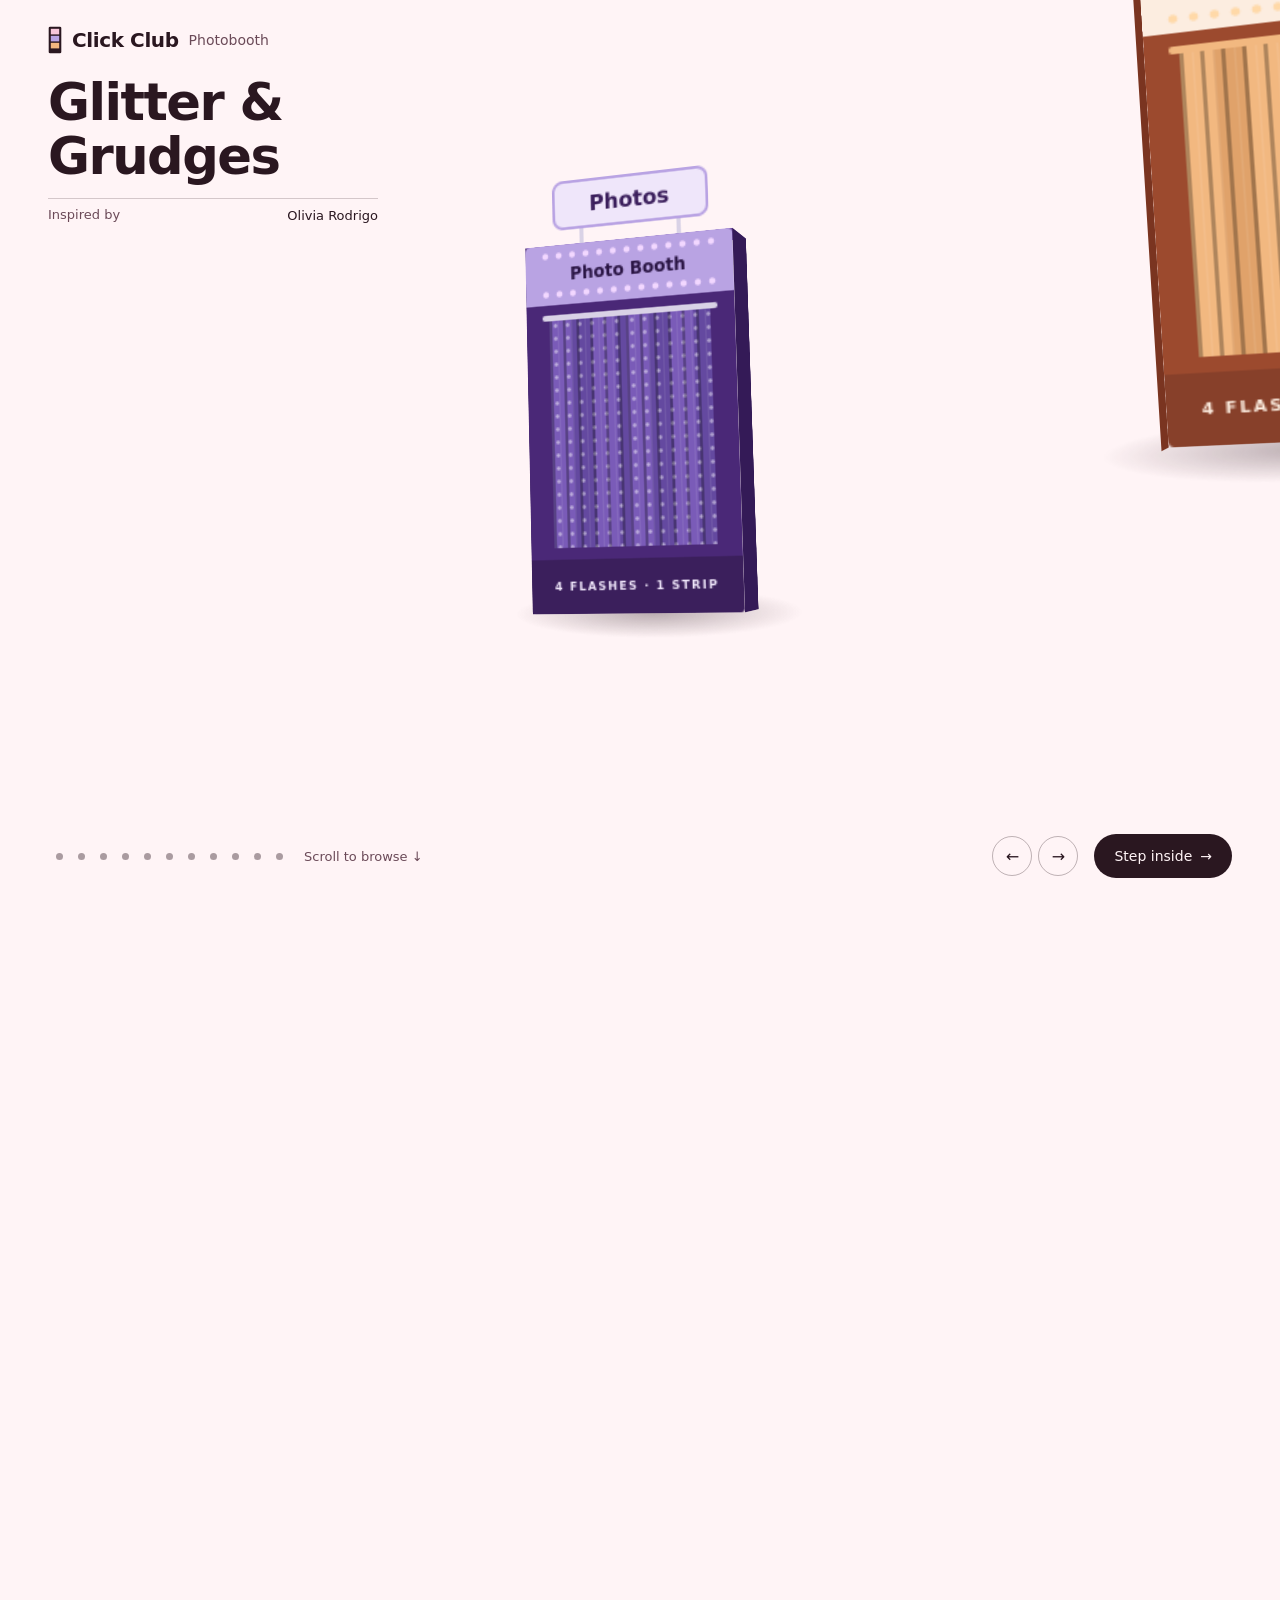
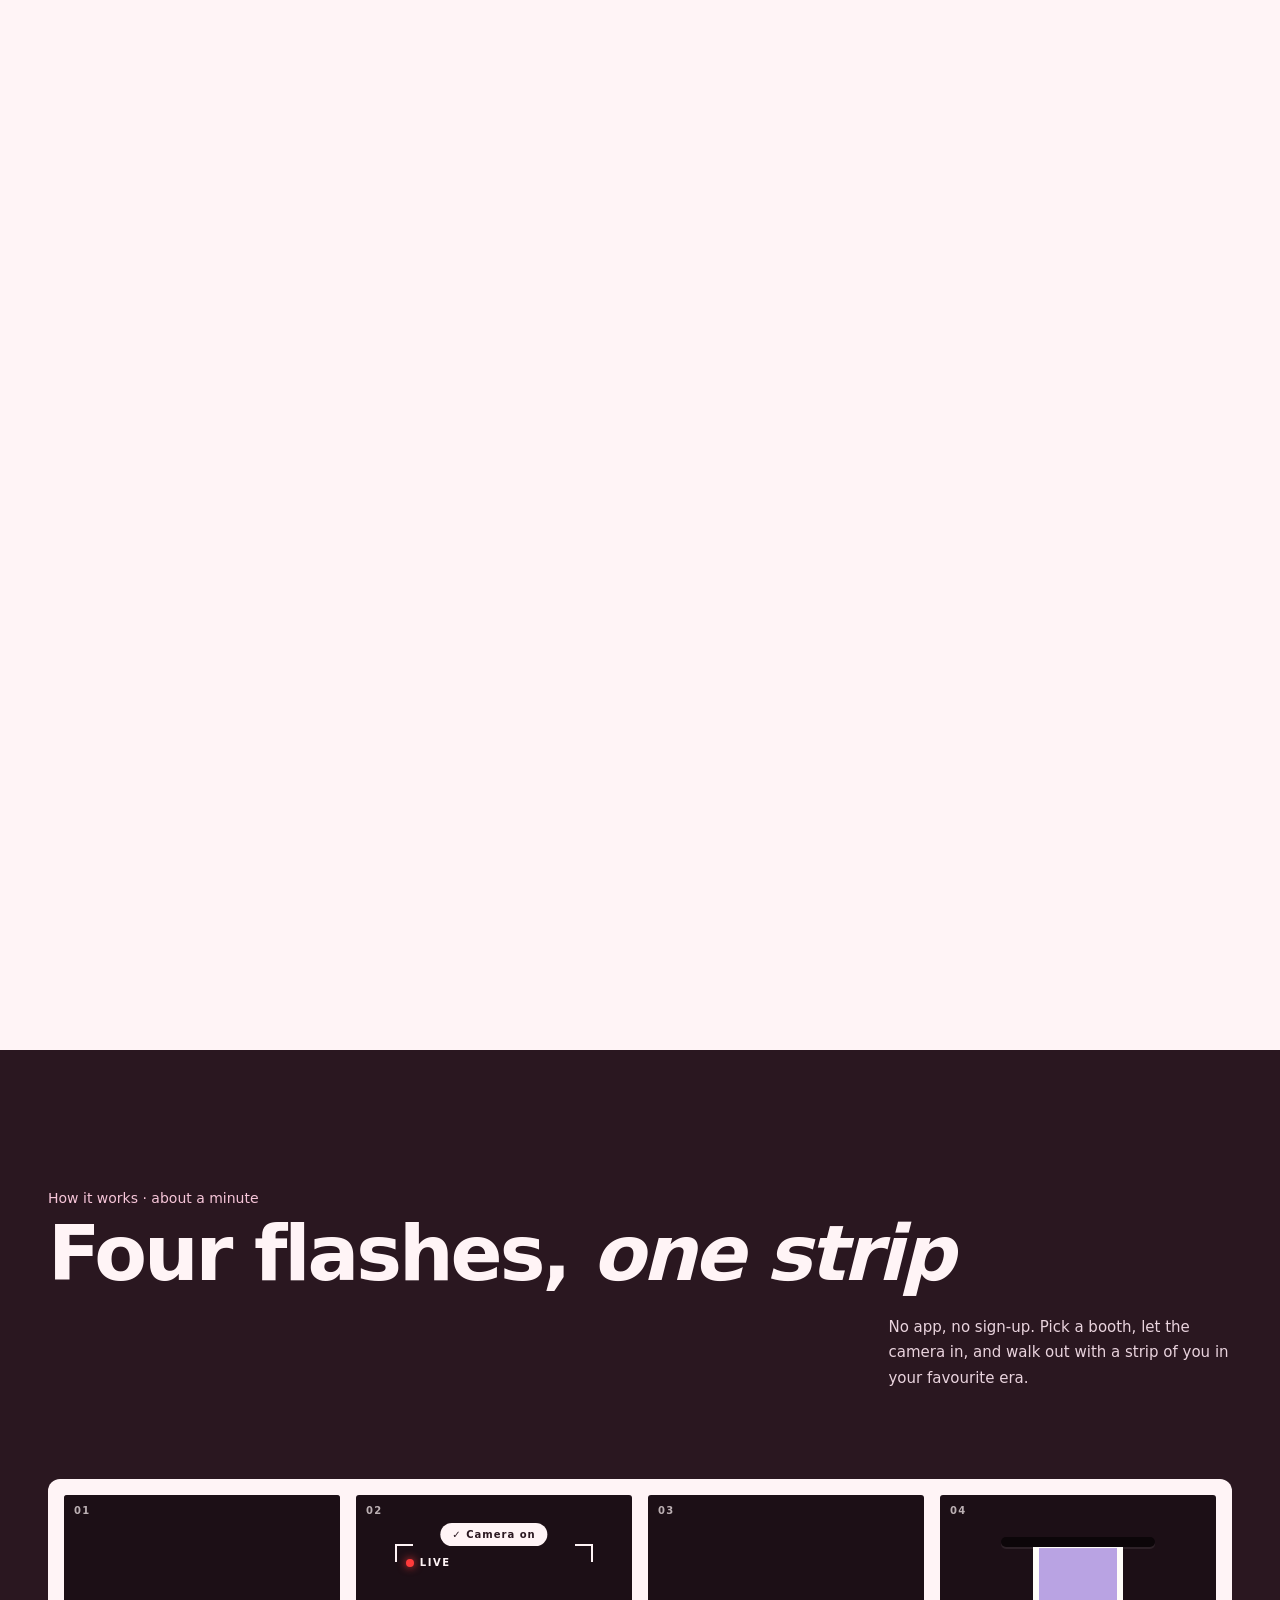
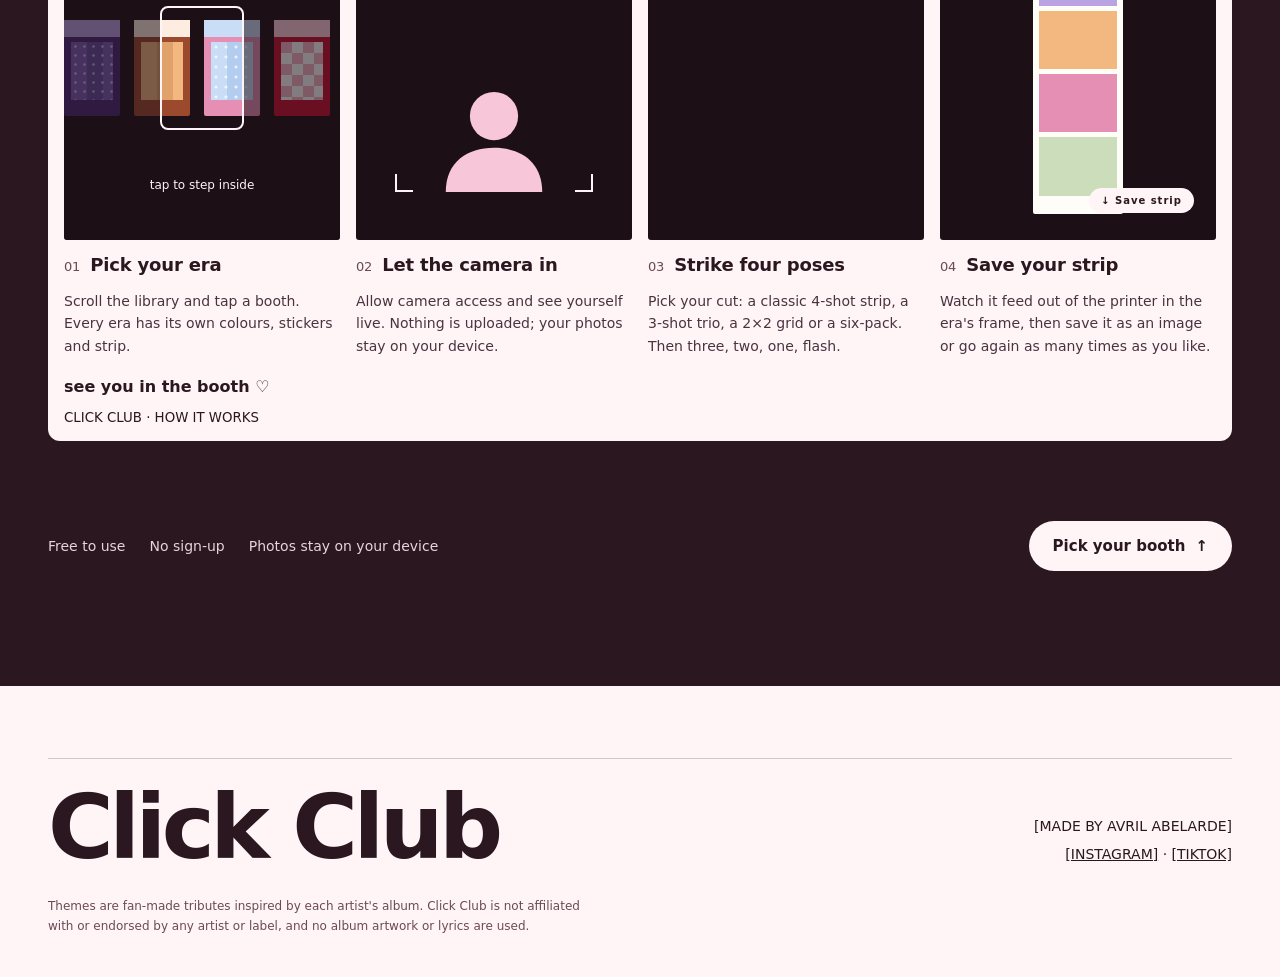
<file: landing-page.html>
<!doctype html>
<html lang="en">
<head>
<meta charset="utf-8">
<meta name="viewport" content="width=device-width, initial-scale=1">
<title>Click Club · Album-era photobooths</title>
<link rel="stylesheet" href="https://fonts.googleapis.com/css2?family=Bodoni+Moda:ital,wght@0,400..800;1,400..800&family=Caveat:wght@500;700&family=Space+Mono:ital,wght@0,400;0,700;1,400&family=Permanent+Marker&family=Fraunces:ital,opsz,wght@1,9..144,600&family=Fredoka:wght@700&family=Lobster&family=Cormorant+Garamond:ital,wght@1,600&family=Rye&family=Special+Elite&family=Gaegu:wght@700&display=swap">
<link rel="stylesheet" href="css/landing.css">
</head>
<body>
<div id="top">

<main>
<section id="eras" class="lib" aria-labelledby="libTitle">
  <div class="lib-stage" id="libStage">
    <h1 class="sr" id="libTitle">Click Club: a library of album-era photobooths</h1>
    <div class="lib-world" id="libWorld"><div class="lib-track" id="libTrack"></div></div>
    <div class="lib-fade" id="libFade" aria-hidden="true"></div>

    <div class="lib-info" id="libInfo">
      <a class="brand" href="#top" aria-label="Click Club photobooth, back to the top">
        <svg aria-hidden="true" viewBox="0 0 20 40" width="14" height="28"><rect x="1" y="1" width="18" height="38" rx="2" fill="#2A1720"/><rect x="4" y="4" width="12" height="8" fill="#F7C6D9"/><rect x="4" y="14" width="12" height="8" fill="#B9A3E3"/><rect x="4" y="24" width="12" height="8" fill="#F2B880"/></svg>
        <span class="brand-word">Click Club</span>
        <span class="brand-tag">Photobooth</span>
      </a>
      <h2 class="lib-name roll" id="libName" aria-live="polite"></h2>
      <dl class="lib-dl">
        <div><dt>Inspired by</dt><dd class="roll" id="libArtist"></dd></div>
      </dl>
    </div>

    <div class="lib-notes roll" id="libNotes">
      <p class="lib-cap" id="libCap"></p>
      <div class="lib-moods" id="libMoods"></div>
    </div>

    <div class="lib-foot">
      <div class="lib-nav">
        <ol class="lib-index" id="libIndex" aria-label="Booths"></ol>
        <span class="lib-hint" aria-hidden="true">Scroll to browse ↓</span>
      </div>
      <div class="lib-ctl">
        <button class="lib-arrow" id="libPrev" type="button" aria-label="Previous booth">←</button>
        <button class="lib-arrow" id="libNext" type="button" aria-label="Next booth">→</button>
        <a class="lib-go" id="libGo" href="photobooth-row.html">Step inside <span aria-hidden="true">→</span></a>
      </div>
    </div>
  </div>
</section>

<section id="how" class="hw" aria-labelledby="hwTitle">
  <div class="wrap">
    <div class="hw-head">
      <div>
        <p class="eyebrow">How it works · about a minute</p>
        <h2 id="hwTitle">Four flashes, <em>one strip</em></h2>
      </div>
      <p class="hw-lede">No app, no sign-up. Pick a booth, let the camera in, and walk out with a strip of you in your favourite era.</p>
    </div>

    <ol class="hw-strip" aria-label="Four steps">
      <li>
        <div class="hw-frame" style="--d: 0" aria-hidden="true">
          <span class="hw-no">01</span>
          <div class="ip-track" id="hwTrack"></div>
          <div class="ip-sel"></div>
          <span class="ip-tap">tap to step inside</span>
        </div>
        <h3><span>01</span>Pick your era</h3>
        <p>Scroll the library and tap a booth. Every era has its own colours, stickers and strip.</p>
      </li>
      <li>
        <div class="hw-frame" style="--d: 1" aria-hidden="true">
          <span class="hw-no">02</span>
          <div class="ic-vf"><i></i><i></i><i></i><i></i></div>
          <span class="ic-rec">LIVE</span>
          <svg class="ic-me" viewBox="0 0 100 90"><circle cx="50" cy="30" r="19" fill="currentColor"/><path d="M12 90c0-24 17-35 38-35s38 11 38 35z" fill="currentColor"/></svg>
          <span class="ic-ok">✓ Camera on</span>
        </div>
        <h3><span>02</span>Let the camera in</h3>
        <p>Allow camera access and see yourself live. Nothing is uploaded; your photos stay on your device.</p>
      </li>
      <li>
        <div class="hw-frame" style="--d: 2" aria-hidden="true">
          <span class="hw-no">03</span>
          <span class="cd-n">3</span><span class="cd-n">2</span><span class="cd-n">1</span>
          <div class="cd-flash"></div>
          <span class="cd-click">click!</span>
        </div>
        <h3><span>03</span>Strike four poses</h3>
        <p>Pick your cut: a classic 4-shot strip, a 3-shot trio, a 2×2 grid or a six-pack. Then three, two, one, flash.</p>
      </li>
      <li>
        <div class="hw-frame" style="--d: 3" aria-hidden="true">
          <span class="hw-no">04</span>
          <div class="sv-slot"></div>
          <div class="sv-clip"><div class="sv-strip"><i style="--c: #B9A3E3"></i><i style="--c: #F2B880"></i><i style="--c: #E58FB4"></i><i style="--c: #CCDDBC"></i></div></div>
          <span class="sv-save">↓ Save strip</span>
        </div>
        <h3><span>04</span>Save your strip</h3>
        <p>Watch it feed out of the printer in the era's frame, then save it as an image or go again as many times as you like.</p>
      </li>
      <li class="hw-tail"><b>see you in the booth ♡</b><small>CLICK CLUB · HOW IT WORKS</small></li>
    </ol>

    <div class="hw-foot">
      <ul class="hw-promises">
        <li>Free to use</li>
        <li>No sign-up</li>
        <li>Photos stay on your device</li>
      </ul>
      <a class="hw-cta" href="#eras">Pick your booth <span aria-hidden="true">↑</span></a>
    </div>
  </div>
</section>
</main>

<footer class="wrap site-foot">
  <div class="foot-row">
    <span class="foot-word">Click Club</span>
    <div class="foot-links">
      <span>[MADE BY AVRIL ABELARDE]</span>
      <span><a href="https://www.instagram.com/vrylle_avi/" target="_blank" rel="noopener">[INSTAGRAM]</a> · <a href="https://www.tiktok.com/@eivr__" target="_blank" rel="noopener">[TIKTOK]</a></span>
    </div>
  </div>
  <p class="fine">Themes are fan-made tributes inspired by each artist's album. Click Club is not affiliated with or endorsed by any artist or label, and no album artwork or lyrics are used.</p>
</footer>

</div>

<script src="js/eras.js"></script>
<script src="js/landing.js"></script>
</body>
</html>
</file>
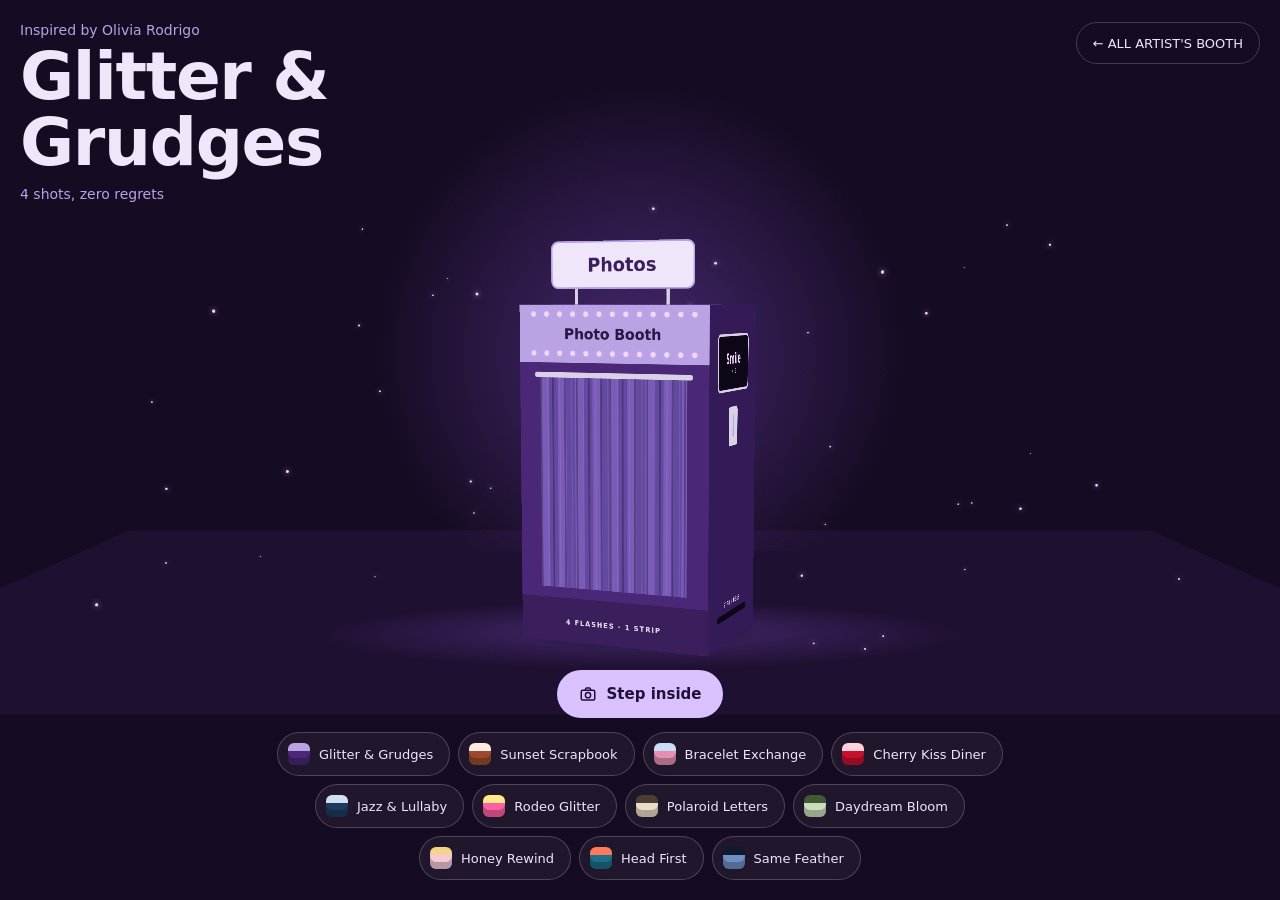
<file: photobooth-row.html>
<!doctype html>
<html lang="en">
<head>
<meta charset="utf-8">
<meta name="viewport" content="width=device-width,initial-scale=1,viewport-fit=cover">
<title>Click Club</title>
<link rel="icon" type="image/png" sizes="192x192" href="assets/icon/icon-192.png">
<link rel="icon" type="image/png" sizes="512x512" href="assets/icon/icon-512.png">
<link rel="apple-touch-icon" href="assets/icon/icon-192.png">
<link rel="stylesheet" href="https://fonts.googleapis.com/css2?family=Space+Mono:wght@400;700&family=Caveat:wght@500;700&family=Permanent+Marker&family=Fraunces:ital,opsz,wght@1,9..144,600&family=Fredoka:wght@700&family=Lobster&family=Cormorant+Garamond:ital,wght@1,600&family=Rye&family=Special+Elite&family=Gaegu:wght@700&display=swap">
<link rel="stylesheet" href="css/booth.css">
<script>try { if (sessionStorage.getItem('cc-arrive')) document.documentElement.classList.add('arrive'); } catch (e) {}</script>
</head>
<body>
<main class="stage" id="stage">
  <div class="rig" id="rig">
    <div class="cam" id="cam">
      <div class="wall" id="wall"></div>
      <div class="floor"></div>
      <div class="shadow"></div>
      <div class="env p3" id="particles"></div>

      <div class="booth" id="booth">
        <div class="face f-back"></div>
        <div class="face f-left"></div>
        <div class="face f-top"></div>
        <div class="face f-right">
          <div class="screen"><b>Smile</b><small>IN 3</small></div>
          <div class="coin"><i></i></div>
          <div class="slot"><small>STRIPS HERE</small><i></i></div>
        </div>
        <div class="face f-front">
          <div class="band">
            <div class="bulbs" id="bulbsA"></div>
            <p class="band-title">Photo Booth</p>
            <div class="bulbs" id="bulbsB"></div>
          </div>
          <div class="opening">
            <div class="o-lens"></div>
            <div class="o-seat"></div>
            <div class="o-post"></div>
            <div class="curtain l" id="curL"></div>
            <div class="curtain r" id="curR"></div>
          </div>
          <div class="rod"></div>
          <div class="panel"><p>4 FLASHES · 1 STRIP</p></div>
          <button class="hit" id="hit" aria-label="Step inside the booth"></button>
        </div>
        <div class="face sign"><span>Photos</span></div>
        <div class="face leg l"></div>
        <div class="face leg r"></div>
      </div>
    </div>
  </div>

  <div class="hud" id="hud">
    <div class="hud-top">
      <header class="hud-head">
        <p class="eyebrow" id="eyebrow">Inspired by Olivia Rodrigo</p>
        <h1 class="name" id="name">Glitter &amp; Grudges</h1>
        <p class="tag" id="tag">4 shots, zero regrets</p>
      </header>
      <a class="back" id="back" href="index.html#eras">← ALL ARTIST'S BOOTH</a>
    </div>
    <div class="hud-foot">
      <button class="go" id="goBtn" type="button">
        <svg viewBox="0 0 24 24" fill="none" stroke="currentColor" stroke-width="2" stroke-linecap="round" stroke-linejoin="round" aria-hidden="true"><rect x="3" y="7" width="18" height="13" rx="2"></rect><path d="M8 7l1.5-3h5L16 7"></path><circle cx="12" cy="13.5" r="3.5"></circle></svg>
        Step inside
      </button>
      <nav class="switch" id="switch" aria-label="Choose a booth"></nav>
    </div>
  </div>

  <section class="inside" id="inside" aria-hidden="true" aria-label="Inside the booth">
    <div class="drape l"></div><div class="drape r"></div>
    <div class="in-top"><p class="eyebrow" id="inName">Glitter &amp; Grudges</p><p class="shot" id="shot" aria-live="polite"></p></div>
    <div class="in-mid">
      <div class="lens-block" id="lensBlock">
        <div class="vf" id="vf">
          <video id="video" playsinline muted autoplay></video>
          <img class="still" id="still" alt="">
          <span class="rec" aria-hidden="true"></span>
          <div class="vf-msg" id="vfMsg" role="status" hidden><span id="vfMsgText"></span><button class="btn ghost" id="camRetry" type="button" hidden>Try again</button></div>
          <span class="count" id="count" aria-hidden="true"></span>
        </div>
        <ol class="thumbs" id="thumbs" aria-label="Shots taken"></ol>
        <div class="cuts" id="cuts" role="group" aria-label="Choose your cut"></div>
        <h2 id="inTitle">Pick a cut, then look into the lens</h2>
      </div>
      <div class="print-zone" id="printZone">
        <div class="printer" aria-hidden="true"><div class="pr-top"></div><div class="pr-face"><span class="pr-led"></span><span class="pr-label">CLICK CLUB · PRINTING</span><div class="pr-slot"></div></div></div>
        <div class="feed"><div class="strip" id="strip" role="img" aria-label="Your photo strip"></div></div>
      </div>
    </div>
    <div class="in-actions">
      <button class="btn primary" id="shootBtn" type="button">Take photos</button>
      <button class="btn ghost" id="saveBtn" type="button" hidden>Save strip</button>
      <button class="btn ghost" id="outBtn" type="button">Step out</button>
    </div>
    <div class="flash" id="flash"></div>
  </section>
</main>

<script src="js/eras.js"></script>
<script src="js/booth.js"></script>
</body>
</html>
</file>
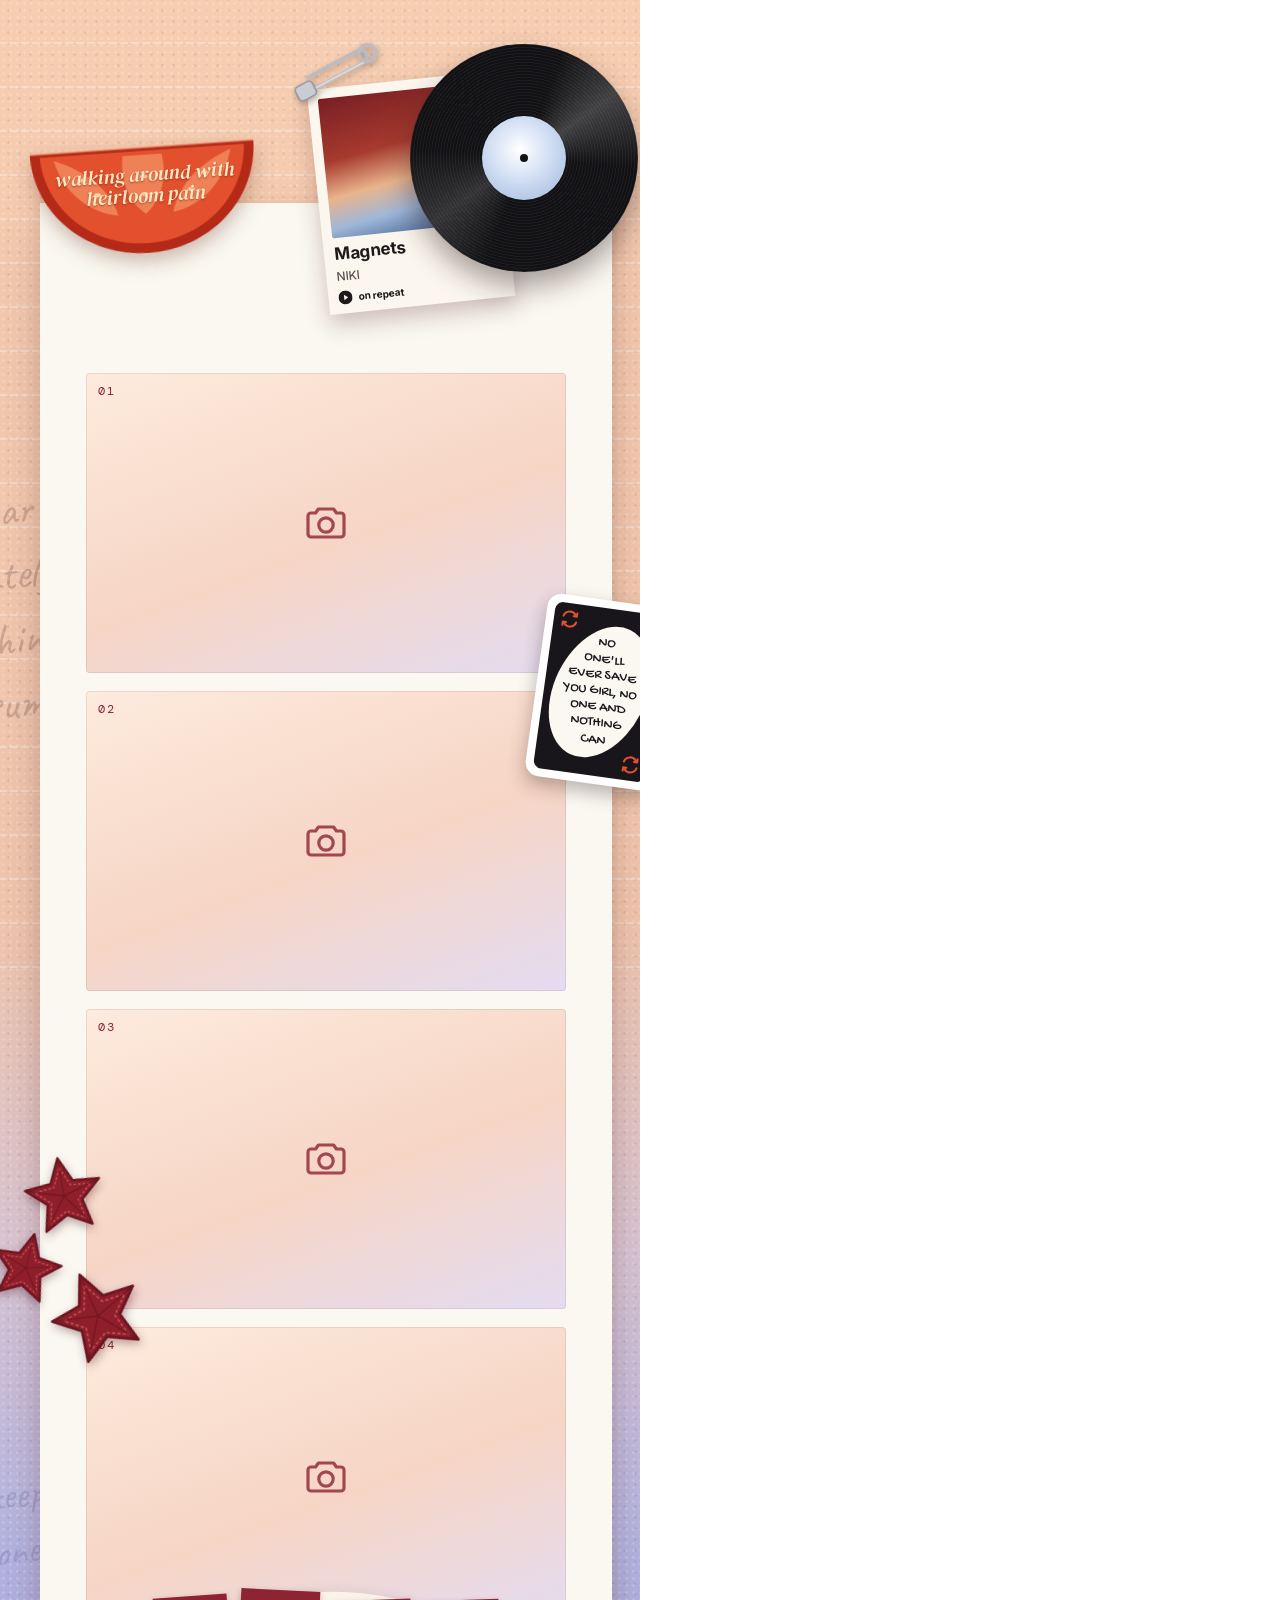
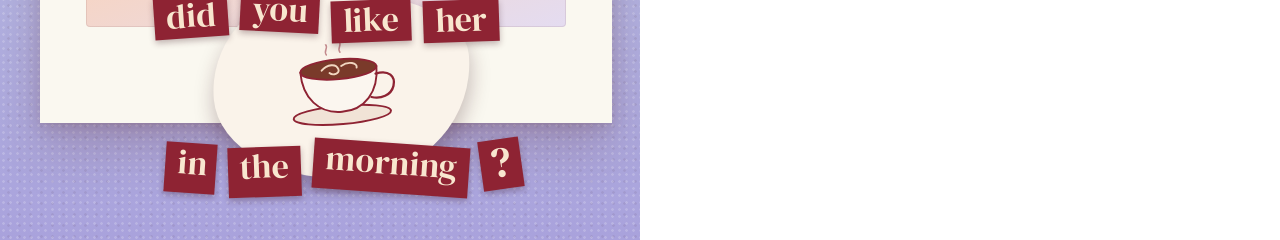
<file: assets/frames/artists/niki-frames/niki-frame1/Peach.dc.html>
<!doctype html>
<html lang="en">
<head>
<meta charset="utf-8">
<title>Peach era photobooth strip</title>
<script src="./vendor/react.js"></script>
<script src="./vendor/react-dom.js"></script>
<script src="./support.js"></script>
</head>
<body>
<x-dc>
<helmet>
<link rel="preconnect" href="https://fonts.googleapis.com">
<link href="https://fonts.googleapis.com/css2?family=DM+Serif+Display:ital@0;1&amp;family=Caveat:wght@600&amp;family=Inter:wght@500;700&amp;family=Gochi+Hand&amp;family=DM+Mono:wght@500&amp;display=swap" rel="stylesheet">
<style>
body{margin:0}
a{color:#8E2333}a:hover{color:#5E1420}
</style>
</helmet>

<div style="position: relative; width: 640px; height: 1840px; overflow: hidden; font-family: 'DM Mono', ui-monospace, monospace; background-color: #F3C8AA; background-image: radial-gradient(rgba(255,255,255,0.18) 1px, transparent 1.6px), radial-gradient(rgba(60,30,40,0.08) 1px, transparent 1.6px), linear-gradient(180deg, rgba(255,255,255,0) 0 900px, rgba(255,255,255,0) 900px), repeating-linear-gradient(180deg, rgba(255,255,255,0) 0 42px, rgba(255,255,255,0.30) 42px 44px), linear-gradient(180deg, #F6CDB0 0%, #F1C7AE 50%, #D9C6D4 68%, #B4B5E2 84%, #A9A2DC 100%); background-size: 7px 7px, 11px 11px, 100% 100%, 100% 1000px, 100% 100%; background-repeat: repeat, repeat, no-repeat, no-repeat, no-repeat; background-position: 0 0, 3px 5px, 0 0, 0 0, 0 0">

  <!-- faint diary scribbles -->
  <div style="position: absolute; left: -26px; top: 470px; font-family: 'Caveat', cursive; font-size: 46px; line-height: 1.4; color: rgba(70,40,40,0.22); transform: rotate(-6deg); white-space: pre-line">dear diary,
lately i've been
thinking about
summer</div>
  <div style="position: absolute; left: -10px; top: 1460px; font-family: 'Caveat', cursive; font-size: 40px; line-height: 1.4; color: rgba(60,60,120,0.18); transform: rotate(-8deg); white-space: pre-line">keep this
one forever</div>

  <!-- paper strip -->
  <div style="position: absolute; left: 40px; top: 203px; width: 572px; height: 1520px; box-sizing: border-box; padding: 170px 46px 0; background: #FAF8F0; box-shadow: 0 2px 0 rgba(90,40,40,0.05), 0 24px 48px rgba(90,40,40,0.22), 0 6px 14px rgba(90,40,40,0.14); display: flex; flex-direction: column; gap: 18px">

    <div style="position: relative; width: 100%; height: 300px; flex-shrink: 0; border-radius: 4px; overflow: hidden; background: linear-gradient(160deg, #FDEBDD 0%, #F6D5C5 55%, #E4DCF1 100%); box-shadow: inset 0 0 0 1px rgba(90,40,40,0.10); display: flex; align-items: center; justify-content: center">
      <svg aria-hidden="true" width="48" height="48" viewBox="0 0 24 24" fill="none" stroke="#A3474F" stroke-width="1.6" stroke-linecap="round" stroke-linejoin="round"><path d="M3 8.5A1.5 1.5 0 0 1 4.5 7h2.3l1.4-2h7.6l1.4 2h2.3A1.5 1.5 0 0 1 21 8.5v9a1.5 1.5 0 0 1-1.5 1.5h-15A1.5 1.5 0 0 1 3 17.5z"></path><circle cx="12" cy="13" r="3.6"></circle></svg>
      <div style="position: absolute; left: 12px; top: 10px; font-size: 12px; letter-spacing: 1.5px; color: #8E2333">01</div>
    </div>

    <div style="position: relative; width: 100%; height: 300px; flex-shrink: 0; border-radius: 4px; overflow: hidden; background: linear-gradient(160deg, #FDEBDD 0%, #F6D5C5 55%, #E4DCF1 100%); box-shadow: inset 0 0 0 1px rgba(90,40,40,0.10); display: flex; align-items: center; justify-content: center">
      <svg aria-hidden="true" width="48" height="48" viewBox="0 0 24 24" fill="none" stroke="#A3474F" stroke-width="1.6" stroke-linecap="round" stroke-linejoin="round"><path d="M3 8.5A1.5 1.5 0 0 1 4.5 7h2.3l1.4-2h7.6l1.4 2h2.3A1.5 1.5 0 0 1 21 8.5v9a1.5 1.5 0 0 1-1.5 1.5h-15A1.5 1.5 0 0 1 3 17.5z"></path><circle cx="12" cy="13" r="3.6"></circle></svg>
      <div style="position: absolute; left: 12px; top: 10px; font-size: 12px; letter-spacing: 1.5px; color: #8E2333">02</div>
    </div>

    <div style="position: relative; width: 100%; height: 300px; flex-shrink: 0; border-radius: 4px; overflow: hidden; background: linear-gradient(160deg, #FDEBDD 0%, #F6D5C5 55%, #E4DCF1 100%); box-shadow: inset 0 0 0 1px rgba(90,40,40,0.10); display: flex; align-items: center; justify-content: center">
      <svg aria-hidden="true" width="48" height="48" viewBox="0 0 24 24" fill="none" stroke="#A3474F" stroke-width="1.6" stroke-linecap="round" stroke-linejoin="round"><path d="M3 8.5A1.5 1.5 0 0 1 4.5 7h2.3l1.4-2h7.6l1.4 2h2.3A1.5 1.5 0 0 1 21 8.5v9a1.5 1.5 0 0 1-1.5 1.5h-15A1.5 1.5 0 0 1 3 17.5z"></path><circle cx="12" cy="13" r="3.6"></circle></svg>
      <div style="position: absolute; left: 12px; top: 10px; font-size: 12px; letter-spacing: 1.5px; color: #8E2333">03</div>
    </div>

    <div style="position: relative; width: 100%; height: 300px; flex-shrink: 0; border-radius: 4px; overflow: hidden; background: linear-gradient(160deg, #FDEBDD 0%, #F6D5C5 55%, #E4DCF1 100%); box-shadow: inset 0 0 0 1px rgba(90,40,40,0.10); display: flex; align-items: center; justify-content: center">
      <svg aria-hidden="true" width="48" height="48" viewBox="0 0 24 24" fill="none" stroke="#A3474F" stroke-width="1.6" stroke-linecap="round" stroke-linejoin="round"><path d="M3 8.5A1.5 1.5 0 0 1 4.5 7h2.3l1.4-2h7.6l1.4 2h2.3A1.5 1.5 0 0 1 21 8.5v9a1.5 1.5 0 0 1-1.5 1.5h-15A1.5 1.5 0 0 1 3 17.5z"></path><circle cx="12" cy="13" r="3.6"></circle></svg>
      <div style="position: absolute; left: 12px; top: 10px; font-size: 12px; letter-spacing: 1.5px; color: #8E2333">04</div>
    </div>
  <svg aria-hidden="true" viewBox="0 0 240 124" style="position: absolute; left: -13px; top: -66px; width: 236px; height: 122px; transform: rotate(-4deg); filter: drop-shadow(0 8px 10px rgba(90,30,20,0.30))">
    <path d="M6 10h228c0 62-52 108-114 108S6 72 6 10z" fill="#B42A16"></path>
    <path d="M16 14h208c-2 54-48 94-104 94S18 68 16 14z" fill="#E2502E"></path>
    <path d="M30 18c8 34 34 56 62 60-6-24-26-46-62-60z M210 18c-8 34-34 56-62 60 6-24 26-46 62-60z M100 18c-4 26 4 48 20 60 16-12 24-34 20-60z" fill="#F38A5E" opacity="0.85"></path>
    <g fill="#FFD9A8">
      <ellipse cx="58" cy="40" rx="3.5" ry="2.2"></ellipse><ellipse cx="72" cy="56" rx="3.5" ry="2.2"></ellipse><ellipse cx="182" cy="40" rx="3.5" ry="2.2"></ellipse><ellipse cx="168" cy="56" rx="3.5" ry="2.2"></ellipse><ellipse cx="120" cy="40" rx="3.5" ry="2.2"></ellipse><ellipse cx="120" cy="58" rx="3.5" ry="2.2"></ellipse>
    </g>
    <path d="M6 10h228" stroke="#FFC9A8" stroke-width="3" stroke-linecap="round" opacity="0.6"></path>
  </svg><div style="position: absolute; left: -7px; top: -39px; width: 226px; font-family: 'DM Serif Display', serif; font-style: italic; font-size: 20px; line-height: 1.05; color: #FFE7C2; text-align: center; transform: rotate(-4deg); text-shadow: 0 1px 2px rgba(90,20,10,0.5); height: 60px">walking around with heirloom pain</div><div style="position: absolute; left: 173px; top: 1387px; width: 258px; height: 189px; background: #FAF3EA; border-radius: 38% 62% 46% 54% / 52% 40% 60% 48%; box-shadow: 0 10px 20px rgba(60,20,30,0.28); transform: rotate(-5deg); display: flex; align-items: center; justify-content: center">
    <svg aria-hidden="true" width="150" height="110" viewBox="0 0 150 110" style="width: 116px; height: 84px">
      <ellipse cx="72" cy="94" rx="64" ry="12" fill="#F1E3D6" stroke="#8E2333" stroke-width="2.5"></ellipse>
      <path d="M22 34c0 34 20 56 50 56s50-22 50-56z" fill="#FBF6EF" stroke="#8E2333" stroke-width="2.5" stroke-linejoin="round"></path>
      <path d="M120 44c18-4 26 6 22 18-4 12-18 16-30 12" fill="none" stroke="#8E2333" stroke-width="3" stroke-linecap="round"></path>
      <ellipse cx="72" cy="34" rx="50" ry="13" fill="#7A3A2A" stroke="#8E2333" stroke-width="2.5"></ellipse>
      <path d="M50 34c8-8 20-8 22 0 2 6-8 8-12 4 M76 30c10-6 22-2 20 4" fill="none" stroke="#F1D7C0" stroke-width="2.5" stroke-linecap="round"></path>
      <path d="M58 14c-4-6 4-8 0-14 M76 12c-4-6 4-8 0-14" fill="none" stroke="#8E2333" stroke-width="2" stroke-linecap="round" opacity="0.5"></path>
    </svg>
  </div></div>

  <!-- tomato slice -->
  
  

  <!-- now playing card -->
  <div style="position: absolute; left: 318px; top: 80px; width: 186px; height: 226px; box-sizing: border-box; padding: 10px 10px 0; background: #FBF7EE; box-shadow: 0 10px 22px rgba(90,40,40,0.28); transform: rotate(-6deg); display: flex; flex-direction: column; gap: 8px">
    <div style="width: 100%; height: 140px; border-radius: 2px; background: linear-gradient(170deg, #7A1F25 0%, #A63A2E 38%, #E9B48C 60%, #9FB7D9 78%, #3D5C8E 100%)"></div>
    <div style="font-family: 'Inter', system-ui, sans-serif; font-weight: 700; font-size: 17px; line-height: 1; color: #1E1A1A">Magnets</div>
    <div style="font-family: 'Inter', system-ui, sans-serif; font-weight: 500; font-size: 12px; line-height: 1; color: #5A5250">NIKI</div>
    <div style="display: flex; align-items: center; gap: 6px; font-family: 'Inter', system-ui, sans-serif; font-weight: 700; font-size: 10px; color: #1E1A1A">
      <svg aria-hidden="true" width="14" height="14" viewBox="0 0 14 14"><circle cx="7" cy="7" r="7" fill="#1E1A1A"></circle><path d="M5.6 4.2l4 2.8-4 2.8z" fill="#FBF7EE"></path></svg>
      <span>on repeat</span>
    </div>
  </div>

  <!-- vinyl -->
  <div style="position: absolute; left: 410px; top: 44px; width: 228px; height: 228px; border-radius: 50%; background-image: conic-gradient(from 20deg, rgba(255,255,255,0) 0deg, rgba(255,255,255,0.20) 35deg, rgba(255,255,255,0) 75deg, rgba(255,255,255,0) 180deg, rgba(255,255,255,0.14) 215deg, rgba(255,255,255,0) 255deg), repeating-radial-gradient(circle, #121214 0 2px, #1d1d21 2px 3px); box-shadow: 0 14px 28px rgba(40,20,20,0.40); display: flex; align-items: center; justify-content: center">
    <div style="position: relative; width: 84px; height: 84px; border-radius: 50%; background: radial-gradient(circle at 45% 40%, #FFFFFF 0%, #D6E2F5 40%, #9DB4DC 100%)">
      <div style="position: absolute; left: 38px; top: 38px; width: 8px; height: 8px; border-radius: 50%; background: #121214"></div>
    </div>
  </div>

  <!-- safety pin -->
  <svg aria-hidden="true" viewBox="0 0 100 40" style="position: absolute; left: 288px; top: 56px; width: 96px; height: 38px; transform: rotate(-28deg); filter: drop-shadow(0 3px 3px rgba(40,20,20,0.35))">
    <path d="M14 22H86a10 10 0 0 0 0-14H22" fill="none" stroke="#B9BCC4" stroke-width="3.5" stroke-linecap="round"></path>
    <path d="M14 22H86" fill="none" stroke="#E8EAEF" stroke-width="1.4" stroke-linecap="round"></path>
    <rect x="4" y="12" width="20" height="16" rx="4" fill="#C9CCD3" stroke="#8D9099" stroke-width="1.5"></rect>
    <circle cx="90" cy="15" r="9" fill="none" stroke="#B9BCC4" stroke-width="3.5"></circle>
  </svg>

  <!-- reverse-style card -->
  <div style="position: absolute; left: 536px; top: 600px; width: 128px; height: 184px; box-sizing: border-box; padding: 8px; background: #ffffff; border-radius: 14px; box-shadow: 0 8px 18px rgba(40,20,20,0.30); transform: rotate(8deg)">
    <div style="position: relative; width: 100%; height: 100%; border-radius: 8px; background: #18161A; display: flex; align-items: center; justify-content: center">
      <svg aria-hidden="true" viewBox="0 0 24 24" style="position: absolute; left: 6px; top: 6px; width: 20px; height: 20px" fill="none" stroke="#E2502E" stroke-width="2.4" stroke-linecap="round" stroke-linejoin="round"><path d="M4 9a8 8 0 0 1 14-3l2 2 M20 4v4h-4 M20 15a8 8 0 0 1-14 3l-2-2 M4 20v-4h4"></path></svg>
      <svg aria-hidden="true" viewBox="0 0 24 24" style="position: absolute; right: 6px; bottom: 6px; width: 20px; height: 20px" fill="none" stroke="#E2502E" stroke-width="2.4" stroke-linecap="round" stroke-linejoin="round"><path d="M4 9a8 8 0 0 1 14-3l2 2 M20 4v4h-4 M20 15a8 8 0 0 1-14 3l-2-2 M4 20v-4h4"></path></svg>
      <div style="width: 92px; height: 138px; border-radius: 50%; background: #FAF8F0; transform: rotate(18deg); display: flex; align-items: center; justify-content: center">
        <div style="font-family: 'Gochi Hand', cursive; font-size: 14px; line-height: 1.15; color: #18161A; text-align: center; transform: rotate(-18deg)">NO <br>ONE'LL <br>EVER SAVE YOU GIRL, NO ONE AND NOTHING<br>CAN</div>
      </div>
    </div>
  </div>

  <!-- embroidered stars -->
  <svg aria-hidden="true" viewBox="0 0 24 24" style="position: absolute; left: 18px; top: 1150px; width: 92px; height: 92px; transform: rotate(-10deg); filter: drop-shadow(0 4px 5px rgba(60,10,20,0.35))">
    <path d="M12 2l2.9 6.3 6.9.7-5.2 4.6 1.5 6.8L12 17l-6.1 3.4 1.5-6.8L2.2 9l6.9-.7z" fill="#8E1F2A" stroke="#6B1520" stroke-width="0.6" stroke-linejoin="round"></path>
    <path d="M12 4.6l2.2 4.8 5.2.5-3.9 3.5 1.1 5.1L12 16l-4.6 2.5 1.1-5.1-3.9-3.5 5.2-.5z" fill="none" stroke="#C4505A" stroke-width="0.35" stroke-dasharray="0.7 0.5"></path>
    <path d="M12 12L12 2 M12 12l9.8-3 M12 12l6.1 8.4 M12 12l-6.1 8.4 M12 12L2.2 9" stroke="#6B1520" stroke-width="0.35" opacity="0.7"></path>
  </svg>
  <svg aria-hidden="true" viewBox="0 0 24 24" style="position: absolute; left: -16px; top: 1226px; width: 84px; height: 84px; transform: rotate(14deg); filter: drop-shadow(0 4px 5px rgba(60,10,20,0.35))">
    <path d="M12 2l2.9 6.3 6.9.7-5.2 4.6 1.5 6.8L12 17l-6.1 3.4 1.5-6.8L2.2 9l6.9-.7z" fill="#8E1F2A" stroke="#6B1520" stroke-width="0.6" stroke-linejoin="round"></path>
    <path d="M12 4.6l2.2 4.8 5.2.5-3.9 3.5 1.1 5.1L12 16l-4.6 2.5 1.1-5.1-3.9-3.5 5.2-.5z" fill="none" stroke="#C4505A" stroke-width="0.35" stroke-dasharray="0.7 0.5"></path>
    <path d="M12 12L12 2 M12 12l9.8-3 M12 12l6.1 8.4 M12 12l-6.1 8.4 M12 12L2.2 9" stroke="#6B1520" stroke-width="0.35" opacity="0.7"></path>
  </svg>
  <svg aria-hidden="true" viewBox="0 0 24 24" style="position: absolute; left: 44px; top: 1262px; width: 108px; height: 108px; transform: rotate(-24deg); filter: drop-shadow(0 4px 5px rgba(60,10,20,0.35))">
    <path d="M12 2l2.9 6.3 6.9.7-5.2 4.6 1.5 6.8L12 17l-6.1 3.4 1.5-6.8L2.2 9l6.9-.7z" fill="#8E1F2A" stroke="#6B1520" stroke-width="0.6" stroke-linejoin="round"></path>
    <path d="M12 4.6l2.2 4.8 5.2.5-3.9 3.5 1.1 5.1L12 16l-4.6 2.5 1.1-5.1-3.9-3.5 5.2-.5z" fill="none" stroke="#C4505A" stroke-width="0.35" stroke-dasharray="0.7 0.5"></path>
    <path d="M12 12L12 2 M12 12l9.8-3 M12 12l6.1 8.4 M12 12l-6.1 8.4 M12 12L2.2 9" stroke="#6B1520" stroke-width="0.35" opacity="0.7"></path>
  </svg>

  <!-- coffee cup sticker -->
  

  <!-- click club oval label -->
  

  <!-- ransom note words, top row -->
  <div style="position: absolute; left: 154px; top: 1596px; display: flex; gap: 10px; align-items: center">
    <div data-dc-group="" style="box-sizing: border-box; display: flex; flex-direction: row; gap: 10px; justify-content: normal; align-items: center"><div style="box-sizing: border-box; display: flex; flex-direction: row; gap: 12px"><div style="padding: 2px 12px 6px; background: #8E2333; box-shadow: 0 3px 6px rgba(60,20,30,0.3); transform: rotate(-4deg); font-family: 'DM Serif Display', serif; font-size: 34px; line-height: 1; color: #F8E6CF">did</div><div style="padding: 2px 12px 6px; background: #8E2333; box-shadow: 0 3px 6px rgba(60,20,30,0.3); transform: rotate(3deg) translateY(-6px); font-family: 'DM Serif Display', serif; font-size: 34px; line-height: 1; color: #F8E6CF; width: 55px">you</div><div style="padding: 2px 12px 6px; background: #8E2333; box-shadow: 0 3px 6px rgba(60,20,30,0.3); transform: rotate(-2deg) translateY(4px); font-family: 'DM Serif Display', serif; font-size: 34px; line-height: 1; color: #F8E6CF">like</div><div style="padding: 2px 12px 6px; background: #8E2333; box-shadow: 0 3px 6px rgba(60,20,30,0.3); transform: rotate(-2deg) translateY(4px); font-family: 'DM Serif Display', serif; font-size: 34px; line-height: 1; color: #F8E6CF">her</div></div></div>
    
    
  </div>

  <!-- ransom note words, bottom row -->
  <div style="position: absolute; left: 165px; top: 1743px; display: flex; gap: 10px; align-items: center">
    <div data-dc-group="" style="box-sizing: border-box; display: flex; flex-direction: row; gap: 10px; justify-content: normal; align-items: center; height: 49px"><div style="box-sizing: border-box; display: flex; flex-direction: row; gap: 12px"><div style="padding: 2px 12px 6px; background: #8E2333; box-shadow: 0 3px 6px rgba(60,20,30,0.3); transform: rotate(4deg); font-family: 'DM Serif Display', serif; font-size: 34px; line-height: 1; color: #F8E6CF; width: 27px">in</div><div style="padding: 2px 12px 6px; background: #8E2333; box-shadow: 0 3px 6px rgba(60,20,30,0.3); transform: rotate(-2deg) translateY(4px); font-family: 'DM Serif Display', serif; font-size: 34px; line-height: 1; color: #F8E6CF">the</div><div style="padding: 2px 12px 6px; background: #8E2333; box-shadow: 0 3px 6px rgba(60,20,30,0.3); transform: rotate(4deg); font-family: 'DM Serif Display', serif; font-size: 34px; line-height: 1; color: #F8E6CF">morning</div><div style="padding: 2px 10px 6px; background: #8E2333; box-shadow: 0 3px 6px rgba(60,20,30,0.3); transform: rotate(-8deg) translateY(-4px); font-family: 'DM Serif Display', serif; font-size: 42px; line-height: 1; color: #F8E6CF">?</div></div></div>
    
  </div>
</div>
</x-dc>
<script type="text/x-dc" data-dc-script data-props='{"$preview":{"width":640,"height":1840}}'>
class Component extends DCLogic {
  renderVals() {
    return {};
  }
}
</script>
</body>
</html>
</file>
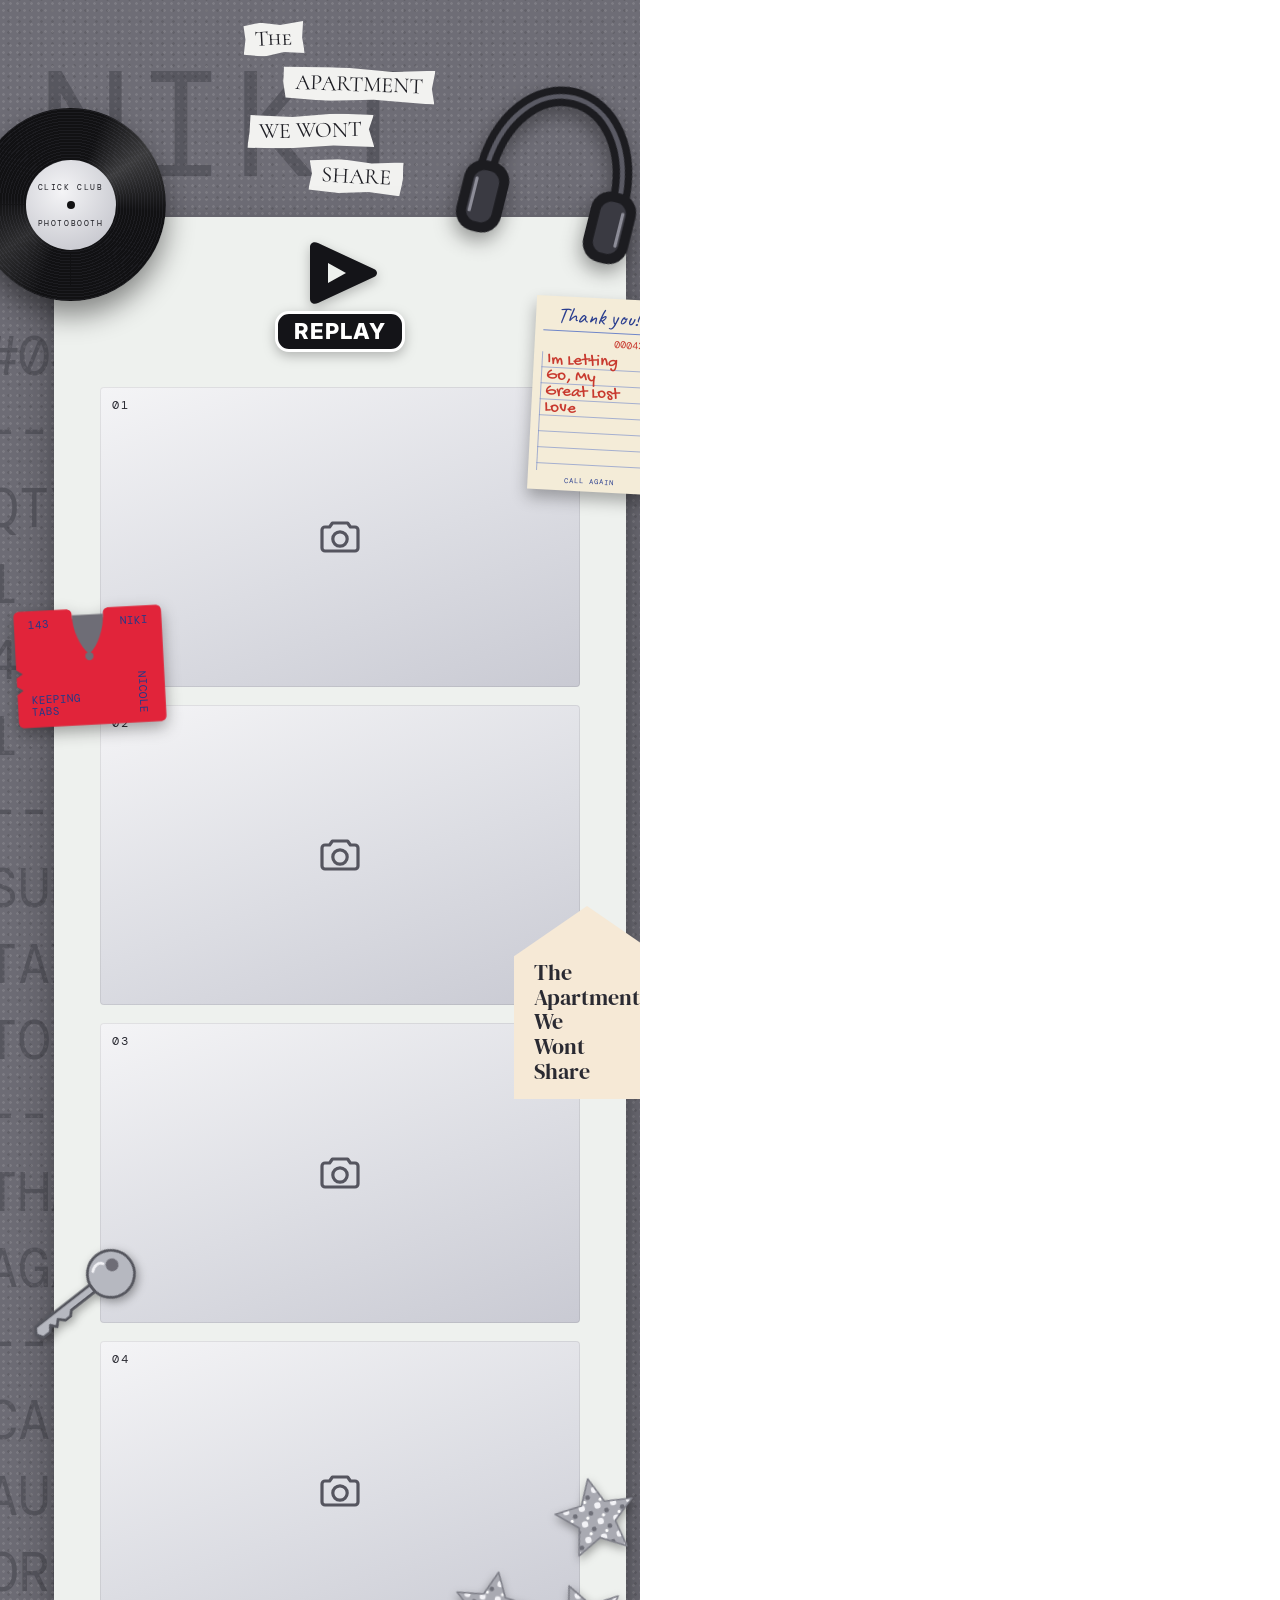
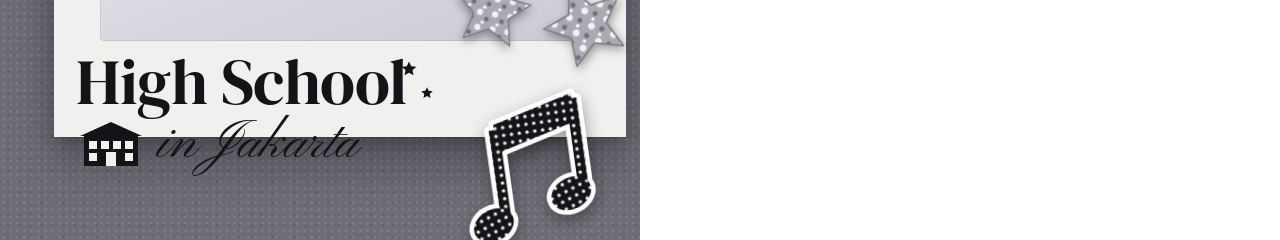
<file: assets/frames/artists/niki-frames/niki-frame2/Slate.dc.html>
<!doctype html>
<html lang="en">
<head>
<meta charset="utf-8">
<title>Slate era photobooth strip</title>
<script src="./vendor/react.js"></script>
<script src="./vendor/react-dom.js"></script>
<script src="./support.js"></script>
</head>
<body>
<x-dc>
<helmet>
<link rel="preconnect" href="https://fonts.googleapis.com">
<link href="https://fonts.googleapis.com/css2?family=DM+Serif+Display:ital@0;1&amp;family=Cormorant+SC:wght@600&amp;family=Pinyon+Script&amp;family=Caveat:wght@700&amp;family=Gochi+Hand&amp;family=Inter:wght@800&amp;family=DM+Mono:wght@500&amp;display=swap" rel="stylesheet">
<style>
body{margin:0}
a{color:#1E1E24}a:hover{color:#000000}
</style>
</helmet>

<div style="position: relative; width: 640px; height: 1840px; overflow: hidden; font-family: 'DM Mono', ui-monospace, monospace; background-color: #6E6D76; background-image: radial-gradient(rgba(255,255,255,0.10) 1px, transparent 1.6px), radial-gradient(rgba(0,0,0,0.10) 1px, transparent 1.6px); background-size: 7px 7px, 11px 11px; background-position: 0 0, 3px 5px">

  <svg aria-hidden="true" width="0" height="0" style="position: absolute">
    <defs>
      <pattern id="slSilver" width="4" height="4" patternUnits="userSpaceOnUse">
        <rect width="4" height="4" fill="#A9AAB2"></rect>
        <circle cx="1" cy="1" r="0.8" fill="#F2F2F6"></circle>
        <circle cx="3" cy="2.6" r="0.6" fill="#6E6F78"></circle>
        <circle cx="2" cy="3.6" r="0.4" fill="#ffffff"></circle>
      </pattern>
      <pattern id="slDots" width="6" height="6" patternUnits="userSpaceOnUse">
        <rect width="6" height="6" fill="#141418"></rect>
        <circle cx="3" cy="3" r="1.3" fill="#ffffff"></circle>
      </pattern>
    </defs>
  </svg>

  <!-- receipt backdrop text -->
  <div style="position: absolute; left: 40px; top: 50px; font-family: 'DM Mono', monospace; font-size: 150px; line-height: 1; letter-spacing: 6px; color: rgba(36,36,44,0.30)">NIKI<div style="position: absolute; left: 203px; top: -28px; display: flex; flex-direction: column; gap: 12px; font-family: 'Cormorant SC', serif; font-size: 22px; line-height: 1; color: #1E1E24; letter-spacing: normal">
    <div style="align-self: flex-start; padding: 5px 12px 7px; background: #F2F2F0; clip-path: polygon(2% 8%, 30% 0%, 62% 10%, 100% 2%, 97% 50%, 100% 96%, 66% 90%, 34% 100%, 0% 92%, 4% 48%); transform: rotate(-3deg)">The</div>
    <div style="align-self: flex-start; margin-left: 40px; padding: 5px 12px 7px; background: #F2F2F0; clip-path: polygon(0% 4%, 40% 0%, 72% 8%, 100% 0%, 98% 54%, 100% 100%, 60% 92%, 28% 100%, 2% 94%, 0% 46%); transform: rotate(2deg)">APARTMENT</div>
    <div style="align-self: flex-start; margin-left: 4px; padding: 5px 12px 7px; background: #F2F2F0; clip-path: polygon(3% 0%, 36% 8%, 70% 0%, 100% 6%, 96% 48%, 100% 100%, 68% 94%, 30% 100%, 0% 96%, 2% 50%); transform: rotate(-1deg)">WE WONT</div>
    <div style="align-self: flex-start; margin-left: 66px; padding: 5px 12px 7px; background: #F2F2F0; clip-path: polygon(0% 8%, 34% 0%, 66% 8%, 100% 0%, 100% 52%, 97% 100%, 64% 92%, 32% 100%, 0% 94%, 3% 46%); transform: rotate(3deg)">SHARE</div>
  </div></div>
  <div style="position: absolute; left: -14px; top: 330px; width: 700px; display: flex; flex-direction: column; gap: 22px; font-family: 'DM Mono', monospace; font-size: 54px; line-height: 1; color: rgba(36,36,44,0.30); white-space: nowrap">
    <div>#0427 &nbsp;11/10/26</div>
    <div>------------------</div>
    <div>QTY &nbsp;ITEM</div>
    <div>1 &nbsp;&nbsp;PHOTO STRIP</div>
    <div>4 &nbsp;&nbsp;FRAMES</div>
    <div>1 &nbsp;&nbsp;GOOD NIGHT</div>
    <div>------------------</div>
    <div>SUBTOTAL &nbsp;&nbsp;&nbsp;FREE</div>
    <div>TAX &nbsp;&nbsp;&nbsp;&nbsp;&nbsp;&nbsp;&nbsp;&nbsp;0.00</div>
    <div>TOTAL &nbsp;&nbsp;&nbsp;&nbsp;&nbsp;&nbsp;FREE</div>
    <div>------------------</div>
    <div>THANK YOU, COME</div>
    <div>AGAIN SOON</div>
    <div>------------------</div>
    <div>CARD: **** **** 0427</div>
    <div>AUTH CODE: 101126</div>
    <div>ORDER: CLICK CLUB</div>
  </div>

  <!-- paper strip -->
  <div style="position: absolute; left: 54px; top: 217px; width: 572px; height: 1520px; box-sizing: border-box; padding: 170px 46px 0; background: #EEF1EE; box-shadow: 0 2px 0 rgba(0,0,0,0.06), 0 24px 48px rgba(0,0,0,0.30), 0 6px 14px rgba(0,0,0,0.18); display: flex; flex-direction: column; gap: 18px">

    <div style="position: relative; width: 100%; height: 300px; flex-shrink: 0; border-radius: 4px; overflow: hidden; background: linear-gradient(160deg, #F4F4F6 0%, #DCDDE3 55%, #C9CAD3 100%); box-shadow: inset 0 0 0 1px rgba(0,0,0,0.08); display: flex; align-items: center; justify-content: center">
      <svg aria-hidden="true" width="48" height="48" viewBox="0 0 24 24" fill="none" stroke="#55555F" stroke-width="1.6" stroke-linecap="round" stroke-linejoin="round"><path d="M3 8.5A1.5 1.5 0 0 1 4.5 7h2.3l1.4-2h7.6l1.4 2h2.3A1.5 1.5 0 0 1 21 8.5v9a1.5 1.5 0 0 1-1.5 1.5h-15A1.5 1.5 0 0 1 3 17.5z"></path><circle cx="12" cy="13" r="3.6"></circle></svg>
      <div style="position: absolute; left: 12px; top: 10px; font-size: 12px; letter-spacing: 1.5px; color: #2A2A32">01</div>
    </div>

    <div style="position: relative; width: 100%; height: 300px; flex-shrink: 0; border-radius: 4px; overflow: hidden; background: linear-gradient(160deg, #F4F4F6 0%, #DCDDE3 55%, #C9CAD3 100%); box-shadow: inset 0 0 0 1px rgba(0,0,0,0.08); display: flex; align-items: center; justify-content: center">
      <svg aria-hidden="true" width="48" height="48" viewBox="0 0 24 24" fill="none" stroke="#55555F" stroke-width="1.6" stroke-linecap="round" stroke-linejoin="round"><path d="M3 8.5A1.5 1.5 0 0 1 4.5 7h2.3l1.4-2h7.6l1.4 2h2.3A1.5 1.5 0 0 1 21 8.5v9a1.5 1.5 0 0 1-1.5 1.5h-15A1.5 1.5 0 0 1 3 17.5z"></path><circle cx="12" cy="13" r="3.6"></circle></svg>
      <div style="position: absolute; left: 12px; top: 10px; font-size: 12px; letter-spacing: 1.5px; color: #2A2A32">02</div>
    </div>

    <div style="position: relative; width: 100%; height: 300px; flex-shrink: 0; border-radius: 4px; overflow: hidden; background: linear-gradient(160deg, #F4F4F6 0%, #DCDDE3 55%, #C9CAD3 100%); box-shadow: inset 0 0 0 1px rgba(0,0,0,0.08); display: flex; align-items: center; justify-content: center">
      <svg aria-hidden="true" width="48" height="48" viewBox="0 0 24 24" fill="none" stroke="#55555F" stroke-width="1.6" stroke-linecap="round" stroke-linejoin="round"><path d="M3 8.5A1.5 1.5 0 0 1 4.5 7h2.3l1.4-2h7.6l1.4 2h2.3A1.5 1.5 0 0 1 21 8.5v9a1.5 1.5 0 0 1-1.5 1.5h-15A1.5 1.5 0 0 1 3 17.5z"></path><circle cx="12" cy="13" r="3.6"></circle></svg>
      <div style="position: absolute; left: 12px; top: 10px; font-size: 12px; letter-spacing: 1.5px; color: #2A2A32">03</div>
    </div>

    <div style="position: relative; width: 100%; height: 300px; flex-shrink: 0; border-radius: 4px; overflow: hidden; background: linear-gradient(160deg, #F4F4F6 0%, #DCDDE3 55%, #C9CAD3 100%); box-shadow: inset 0 0 0 1px rgba(0,0,0,0.08); display: flex; align-items: center; justify-content: center">
      <svg aria-hidden="true" width="48" height="48" viewBox="0 0 24 24" fill="none" stroke="#55555F" stroke-width="1.6" stroke-linecap="round" stroke-linejoin="round"><path d="M3 8.5A1.5 1.5 0 0 1 4.5 7h2.3l1.4-2h7.6l1.4 2h2.3A1.5 1.5 0 0 1 21 8.5v9a1.5 1.5 0 0 1-1.5 1.5h-15A1.5 1.5 0 0 1 3 17.5z"></path><circle cx="12" cy="13" r="3.6"></circle></svg>
      <div style="position: absolute; left: 12px; top: 10px; font-size: 12px; letter-spacing: 1.5px; color: #2A2A32">04</div>
    </div>
  <div style="position: absolute; left: 221px; top: 24px; display: flex; flex-direction: column; align-items: center; gap: 6px; filter: drop-shadow(0 4px 6px rgba(0,0,0,0.25))">
    <svg aria-hidden="true" width="84" height="64" viewBox="0 0 84 64"><path d="M12 6c0-4 4-6 8-4l56 26c4 2 4 6 0 8L20 62c-4 2-8 0-8-4z" fill="#141418"></path><path d="M30 22l18 10-18 10z" fill="#EEF1EE"></path></svg>
    <div style="padding: 6px 16px 7px; background: #141418; border: 3px solid #ffffff; border-radius: 14px; font-family: 'Inter', system-ui, sans-serif; font-weight: 800; font-size: 22px; letter-spacing: 1px; line-height: 1; color: #ffffff">REPLAY</div>
  </div><div style="position: absolute; left: -79px; top: -109px; width: 191px; height: 193px; border-radius: 50%; background-image: conic-gradient(from 20deg, rgba(255,255,255,0) 0deg, rgba(255,255,255,0.18) 35deg, rgba(255,255,255,0) 75deg, rgba(255,255,255,0) 180deg, rgba(255,255,255,0.12) 215deg, rgba(255,255,255,0) 255deg), repeating-radial-gradient(circle, #111113 0 2px, #1c1c20 2px 3px); box-shadow: 0 14px 28px rgba(0,0,0,0.45); display: flex; align-items: center; justify-content: center">
    <div style="position: relative; width: 90px; height: 90px; border-radius: 50%; background: radial-gradient(circle at 40% 35%, #F4F4F6, #BDBEC6); display: flex; flex-direction: column; align-items: center; justify-content: center; gap: 26px">
      <div style="font-size: 8px; letter-spacing: 1.6px; color: #1E1E24">CLICK CLUB</div>
      <div style="font-size: 8px; letter-spacing: 1.6px; color: #1E1E24">PHOTOBOOTH</div>
      <div style="position: absolute; left: 41px; top: 41px; width: 8px; height: 8px; border-radius: 50%; background: #111113"></div>
    </div>
  </div></div>

  <!-- vinyl -->
  

  <!-- torn word slips -->
  

  <!-- replay sticker -->
  

  <!-- headphones -->
  <svg aria-hidden="true" viewBox="0 0 120 120" style="position: absolute; left: 455px; top: 76px; width: 201px; height: 196px; transform: rotate(14deg); filter: drop-shadow(0 8px 10px rgba(0,0,0,0.40))">
    <path d="M18 70C18 34 38 12 60 12s42 22 42 58" fill="none" stroke="#1C1C20" stroke-width="12" stroke-linecap="round"></path>
    <path d="M18 70C18 34 38 12 60 12s42 22 42 58" fill="none" stroke="#5A5A64" stroke-width="3" stroke-linecap="round"></path>
    <rect x="6" y="62" width="28" height="44" rx="12" fill="#1C1C20"></rect>
    <rect x="12" y="68" width="16" height="32" rx="7" fill="#3A3A42"></rect>
    <rect x="86" y="62" width="28" height="44" rx="12" fill="#1C1C20"></rect>
    <rect x="92" y="68" width="16" height="32" rx="7" fill="#3A3A42"></rect>
    <path d="M14 74v20 M106 74v20" stroke="#8D8D98" stroke-width="2" stroke-linecap="round"></path>
  </svg>

  <!-- guest check -->
  <div style="position: absolute; left: 532px; top: 298px; width: 124px; height: 194px; box-sizing: border-box; padding: 8px 8px 6px; background: #F4ECD8; box-shadow: 0 8px 16px rgba(0,0,0,0.30); transform: rotate(3deg); display: flex; flex-direction: column; gap: 4px">
    <div style="font-family: 'Caveat', cursive; font-size: 22px; line-height: 1; color: #2A3E8F; text-align: center">Thank you!</div>
    <div style="height: 1px; background: #6F86C9"></div>
    <div style="align-self: flex-end; font-size: 10px; color: #C8392E">000427</div>
    <div style="position: relative; flex: 1; background-image: repeating-linear-gradient(180deg, rgba(111,134,201,0) 0 15px, rgba(111,134,201,0.6) 15px 16px); border-left: 1px solid rgba(111,134,201,0.6)">
      <div style="padding: 0 4px; font-family: 'Gochi Hand', cursive; font-size: 17px; line-height: 16px; color: #C8392E">Im Letting<br>Go, My<br>Great Lost Love</div>
    </div>
    <div style="font-size: 7px; letter-spacing: 1px; color: #2A3E8F; text-align: center">CALL AGAIN</div>
  </div>

  <!-- red bread clip -->
  <svg aria-hidden="true" viewBox="0 0 150 120" style="position: absolute; left: 12px; top: 604px; width: 156px; height: 125px; transform: rotate(-3deg); filter: drop-shadow(0 6px 8px rgba(0,0,0,0.35))">
    <path d="M10 4h44c4 0 6 2 6 6 0 8 6 16 15 16s15-8 15-16c0-4 2-6 6-6h44c4 0 6 2 6 6v100c0 4-2 6-6 6H10c-4 0-6-2-6-6V84l6-4-6-4v-8l6-4-6-4V10c0-4 2-6 6-6z" fill="#E1243A"></path>
    <path d="M60 10c0 14 6 30 15 38 9-8 15-24 15-38" fill="#6E6D76"></path>
    <circle cx="75" cy="50" r="4" fill="#6E6D76"></circle>
  </svg>
  <div style="position: absolute; left: 30px; top: 616px; width: 120px; height: 104px; transform: rotate(-3deg); font-family: 'DM Mono', monospace; font-size: 11px; line-height: 1.15; color: #1F3A8A">
    <div style="position: absolute; left: 0; top: 0">143</div>
    <div style="position: absolute; right: 0; top: 0">NIKI</div>
    <div style="position: absolute; left: 0; bottom: 4px">KEEPING<br>TABS</div>
    <div style="position: absolute; right: 2px; bottom: 4px; writing-mode: vertical-rl">NICOLE</div>
  </div>

  <!-- house tag -->
  <div style="position: absolute; left: 514px; top: 906px; width: 146px; height: 193px; box-sizing: border-box; padding: 54px 14px 0 20px; background: #F6E9D6; clip-path: polygon(50% 0%, 100% 26%, 100% 100%, 0% 100%, 0% 26%); filter: drop-shadow(0 6px 8px rgba(0,0,0,0.30)); font-family: 'DM Serif Display', serif; font-size: 22px; line-height: 1.12; color: #2A2A32">The<br>Apartment<br>We&nbsp;<br>Wont<br>Share<br><br></div>

  <!-- key -->
  <svg aria-hidden="true" viewBox="0 0 120 70" style="position: absolute; left: 17px; top: 1263px; width: 137px; height: 75px; transform: rotate(-38deg); filter: drop-shadow(0 4px 5px rgba(0,0,0,0.35))">
    <circle cx="94" cy="30" r="22" fill="#B6B8C0" stroke="#55565E" stroke-width="2.5"></circle>
    <circle cx="100" cy="24" r="6" fill="#6E6D76"></circle>
    <path d="M72 26H8l-4 6 4 6h8l4-5 4 5 5-5 5 5h6l4-4h28z" fill="#B6B8C0" stroke="#55565E" stroke-width="2.5" stroke-linejoin="round"></path>
    <path d="M82 18c4-4 10-4 12 0" stroke="#F2F2F6" stroke-width="2.5" fill="none" stroke-linecap="round"></path>
  </svg>

  <!-- silver stars -->
  <svg aria-hidden="true" viewBox="0 0 24 24" style="position: absolute; left: 548px; top: 1470px; width: 96px; height: 96px; transform: rotate(-12deg); filter: drop-shadow(0 4px 5px rgba(0,0,0,0.35))"><path d="M12 2l2.9 6.3 6.9.7-5.2 4.6 1.5 6.8L12 17l-6.1 3.4 1.5-6.8L2.2 9l6.9-.7z" fill="url(#slSilver)" stroke="#7E7F88" stroke-width="0.4" stroke-linejoin="round"></path></svg>
  <svg aria-hidden="true" viewBox="0 0 24 24" style="position: absolute; left: 446px; top: 1564px; width: 92px; height: 92px; transform: rotate(10deg); filter: drop-shadow(0 4px 5px rgba(0,0,0,0.35))"><path d="M12 2l2.9 6.3 6.9.7-5.2 4.6 1.5 6.8L12 17l-6.1 3.4 1.5-6.8L2.2 9l6.9-.7z" fill="url(#slSilver)" stroke="#7E7F88" stroke-width="0.4" stroke-linejoin="round"></path></svg>
  <svg aria-hidden="true" viewBox="0 0 24 24" style="position: absolute; left: 536px; top: 1574px; width: 100px; height: 100px; transform: rotate(-24deg); filter: drop-shadow(0 4px 5px rgba(0,0,0,0.35))"><path d="M12 2l2.9 6.3 6.9.7-5.2 4.6 1.5 6.8L12 17l-6.1 3.4 1.5-6.8L2.2 9l6.9-.7z" fill="url(#slSilver)" stroke="#7E7F88" stroke-width="0.4" stroke-linejoin="round"></path></svg>

  <!-- title lockup -->
  <div style="position: absolute; left: 76px; top: 1650px; display: flex; flex-direction: column; gap: 0px">
    <div style="font-family: 'DM Serif Display', serif; font-size: 64px; line-height: 1; color: #141418; letter-spacing: -0.5px">High School</div>
    <div style="display: flex; align-items: center; gap: 12px; margin-top: -2px">
      <svg aria-hidden="true" width="70" height="48" viewBox="0 0 70 48"><path d="M35 2L4 16h62z" fill="#141418"></path><rect x="8" y="16" width="54" height="30" fill="#141418"></rect><g fill="#EEF1EE"><rect x="13" y="21" width="8" height="8"></rect><rect x="25" y="21" width="8" height="8"></rect><rect x="37" y="21" width="8" height="8"></rect><rect x="49" y="21" width="8" height="8"></rect><rect x="13" y="33" width="8" height="8"></rect><rect x="49" y="33" width="8" height="8"></rect></g><rect x="30" y="32" width="10" height="14" fill="#EEF1EE"></rect></svg>
      <div style="font-family: 'Pinyon Script', cursive; font-size: 54px; line-height: 1.2; color: #141418">in Jakarta</div>
    </div>
  </div>
  <svg aria-hidden="true" viewBox="0 0 24 24" style="position: absolute; left: 400px; top: 1660px; width: 18px; height: 18px"><path d="M12 2l2.9 6.3 6.9.7-5.2 4.6 1.5 6.8L12 17l-6.1 3.4 1.5-6.8L2.2 9l6.9-.7z" fill="#141418"></path></svg>
  <svg aria-hidden="true" viewBox="0 0 24 24" style="position: absolute; left: 420px; top: 1686px; width: 14px; height: 14px"><path d="M12 2l2.9 6.3 6.9.7-5.2 4.6 1.5 6.8L12 17l-6.1 3.4 1.5-6.8L2.2 9l6.9-.7z" fill="#141418"></path></svg>

  <!-- polka dot music notes -->
  <svg aria-hidden="true" viewBox="0 0 100 130" style="position: absolute; left: 461px; top: 1681px; width: 139px; height: 170px; transform: rotate(-8deg); filter: drop-shadow(0 6px 8px rgba(0,0,0,0.35))">
    <g stroke="#ffffff" stroke-width="7" stroke-linejoin="round">
      <path d="M26 30L88 14v22L26 52z" fill="#ffffff"></path>
      <rect x="22" y="34" width="8" height="70" fill="#ffffff"></rect>
      <rect x="84" y="18" width="8" height="70" fill="#ffffff"></rect>
      <ellipse cx="16" cy="106" rx="16" ry="12" transform="rotate(-20 16 106)" fill="#ffffff"></ellipse>
      <ellipse cx="78" cy="90" rx="16" ry="12" transform="rotate(-20 78 90)" fill="#ffffff"></ellipse>
    </g>
    <path d="M26 30L88 14v22L26 52z" fill="url(#slDots)"></path>
    <rect x="22" y="34" width="8" height="70" fill="url(#slDots)"></rect>
    <rect x="84" y="18" width="8" height="70" fill="url(#slDots)"></rect>
    <ellipse cx="16" cy="106" rx="16" ry="12" transform="rotate(-20 16 106)" fill="url(#slDots)"></ellipse>
    <ellipse cx="78" cy="90" rx="16" ry="12" transform="rotate(-20 78 90)" fill="url(#slDots)"></ellipse>
  </svg>
</div>
</x-dc>
<script type="text/x-dc" data-dc-script data-props='{"$preview":{"width":640,"height":1840}}'>
class Component extends DCLogic {
  renderVals() {
    return {};
  }
}
</script>
</body>
</html>
</file>
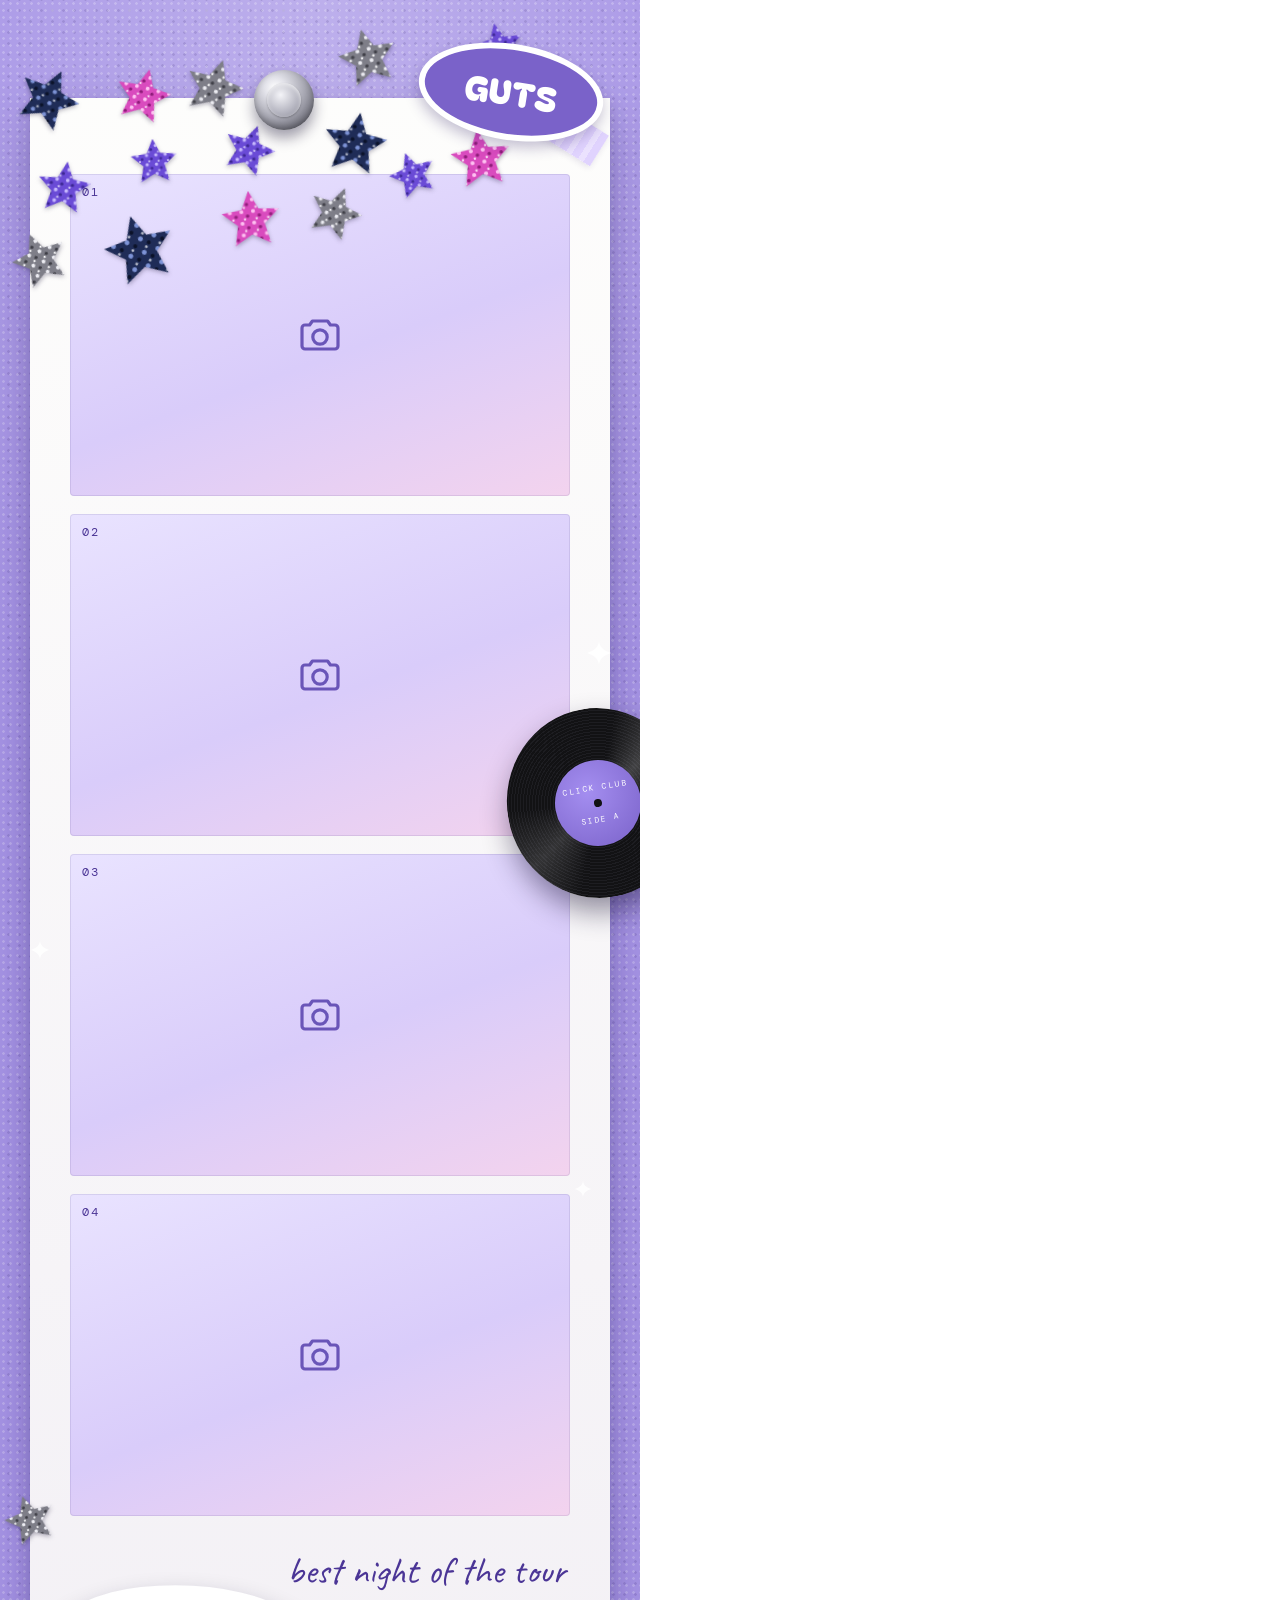
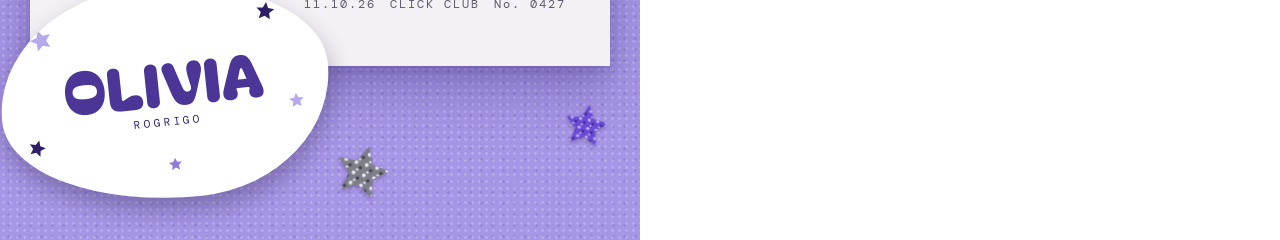
<file: assets/frames/artists/olivia-rodrigo-frames/olivia-rodrigo-frame1/Main.dc.html>
<!doctype html>
<html lang="en">
<head>
<meta charset="utf-8">
<title>Lavender era photobooth strip</title>
<script src="./vendor/react.js"></script>
<script src="./vendor/react-dom.js"></script>
<script src="./support.js"></script>
</head>
<body>
<x-dc>
<helmet>
<link rel="preconnect" href="https://fonts.googleapis.com">
<link href="https://fonts.googleapis.com/css2?family=Bagel+Fat+One&amp;family=Caveat:wght@600&amp;family=DM+Mono:wght@500&amp;display=swap" rel="stylesheet">
<style>
body{margin:0}
a{color:#4B3596}a:hover{color:#2E1F66}
</style>
</helmet>

<div style="position: relative; width: 640px; height: 1840px; overflow: hidden; font-family: 'DM Mono', ui-monospace, monospace; background-color: {{bg}}; background-image: radial-gradient(rgba(255,255,255,0.22) 1px, transparent 1.6px), radial-gradient(rgba(46,31,102,0.14) 1px, transparent 1.6px), radial-gradient(120% 80% at 50% 0%, rgba(255,255,255,0.25), rgba(255,255,255,0) 60%); background-size: 7px 7px, 11px 11px, 100% 100%; background-position: 0 0, 3px 5px, 0 0">

  <svg aria-hidden="true" width="0" height="0" style="position: absolute">
    <defs>
      <pattern id="gPurple" width="4" height="4" patternUnits="userSpaceOnUse">
        <rect width="4" height="4" fill="#6A4BD6"></rect>
        <circle cx="1" cy="1" r="0.7" fill="#C9BBFF"></circle>
        <circle cx="3" cy="2.6" r="0.6" fill="#3A2590"></circle>
        <circle cx="2" cy="3.6" r="0.4" fill="#ffffff" opacity="0.8"></circle>
      </pattern>
      <pattern id="gPink" width="4" height="4" patternUnits="userSpaceOnUse">
        <rect width="4" height="4" fill="#D94BBE"></rect>
        <circle cx="1" cy="1" r="0.7" fill="#FFC2F2"></circle>
        <circle cx="3" cy="2.6" r="0.6" fill="#8E1C79"></circle>
        <circle cx="2" cy="3.6" r="0.4" fill="#ffffff" opacity="0.8"></circle>
      </pattern>
      <pattern id="gSilver" width="4" height="4" patternUnits="userSpaceOnUse">
        <rect width="4" height="4" fill="#7E7E88"></rect>
        <circle cx="1" cy="1" r="0.7" fill="#EDEDF3"></circle>
        <circle cx="3" cy="2.6" r="0.6" fill="#3E3E46"></circle>
        <circle cx="2" cy="3.6" r="0.4" fill="#ffffff"></circle>
      </pattern>
      <pattern id="gNavy" width="4" height="4" patternUnits="userSpaceOnUse">
        <rect width="4" height="4" fill="#1F2C57"></rect>
        <circle cx="1" cy="1" r="0.7" fill="#7D93D6"></circle>
        <circle cx="3" cy="2.6" r="0.6" fill="#0B1229"></circle>
        <circle cx="2" cy="3.6" r="0.4" fill="#ffffff" opacity="0.7"></circle>
      </pattern>
    </defs>
  </svg>

  <!-- oval era sticker -->
  

  <!-- paper strip -->
  <div style="position: absolute; left: 30px; top: 98px; width: 580px; height: 1568px; box-sizing: border-box; padding: 76px 40px 0; background: #FBFAF7; background-image: linear-gradient(180deg, rgba(255,255,255,0.6), rgba(236,232,244,0.5)); box-shadow: 0 2px 0 rgba(46,31,102,0.06), 0 24px 48px rgba(46,31,102,0.30), 0 6px 14px rgba(46,31,102,0.18); display: flex; flex-direction: column; gap: 18px">

    <div style="position: relative; width: 100%; height: 322px; flex-shrink: 0; border-radius: 4px; overflow: hidden; background: linear-gradient(160deg, #E9E3FF 0%, #D9CCFA 55%, #F3D3EE 100%); box-shadow: inset 0 0 0 1px rgba(46,31,102,0.10); display: flex; align-items: center; justify-content: center">
      <svg aria-hidden="true" width="48" height="48" viewBox="0 0 24 24" fill="none" stroke="#6A55B8" stroke-width="1.6" stroke-linecap="round" stroke-linejoin="round"><path d="M3 8.5A1.5 1.5 0 0 1 4.5 7h2.3l1.4-2h7.6l1.4 2h2.3A1.5 1.5 0 0 1 21 8.5v9a1.5 1.5 0 0 1-1.5 1.5h-15A1.5 1.5 0 0 1 3 17.5z"></path><circle cx="12" cy="13" r="3.6"></circle></svg>
      <div style="position: absolute; left: 12px; top: 10px; font-size: 12px; letter-spacing: 1.5px; color: #4B3596">01</div>
    <svg aria-hidden="true" viewBox="0 0 24 24" style="position: absolute; left: 28px; top: 34px; width: 84px; height: 84px; transform: rotate(-16deg); filter: drop-shadow(0 2px 2px rgba(20,14,48,0.3))"><path d="M12 2l2.9 6.3 6.9.7-5.2 4.6 1.5 6.8L12 17l-6.1 3.4 1.5-6.8L2.2 9l6.9-.7z" fill="url(#gNavy)"></path></svg><svg aria-hidden="true" viewBox="0 0 24 24" style="position: absolute; left: 146px; top: 11px; width: 70px; height: 70px; transform: rotate(-6deg); filter: drop-shadow(0 2px 2px rgba(20,14,48,0.3))"><path d="M12 2l2.9 6.3 6.9.7-5.2 4.6 1.5 6.8L12 17l-6.1 3.4 1.5-6.8L2.2 9l6.9-.7z" fill="url(#gPink)"></path></svg><svg aria-hidden="true" viewBox="0 0 24 24" style="position: absolute; left: 233px; top: 7px; width: 64px; height: 64px; transform: rotate(22deg); filter: drop-shadow(0 2px 2px rgba(20,14,48,0.3))"><path d="M12 2l2.9 6.3 6.9.7-5.2 4.6 1.5 6.8L12 17l-6.1 3.4 1.5-6.8L2.2 9l6.9-.7z" fill="url(#gSilver)"></path></svg></div>

    <div style="position: relative; width: 100%; height: 322px; flex-shrink: 0; border-radius: 4px; overflow: hidden; background: linear-gradient(160deg, #E9E3FF 0%, #D9CCFA 55%, #F3D3EE 100%); box-shadow: inset 0 0 0 1px rgba(46,31,102,0.10); display: flex; align-items: center; justify-content: center">
      <svg aria-hidden="true" width="48" height="48" viewBox="0 0 24 24" fill="none" stroke="#6A55B8" stroke-width="1.6" stroke-linecap="round" stroke-linejoin="round"><path d="M3 8.5A1.5 1.5 0 0 1 4.5 7h2.3l1.4-2h7.6l1.4 2h2.3A1.5 1.5 0 0 1 21 8.5v9a1.5 1.5 0 0 1-1.5 1.5h-15A1.5 1.5 0 0 1 3 17.5z"></path><circle cx="12" cy="13" r="3.6"></circle></svg>
      <div style="position: absolute; left: 12px; top: 10px; font-size: 12px; letter-spacing: 1.5px; color: #4B3596">02</div>
    </div>

    <div style="position: relative; width: 100%; height: 322px; flex-shrink: 0; border-radius: 4px; overflow: hidden; background: linear-gradient(160deg, #E9E3FF 0%, #D9CCFA 55%, #F3D3EE 100%); box-shadow: inset 0 0 0 1px rgba(46,31,102,0.10); display: flex; align-items: center; justify-content: center">
      <svg aria-hidden="true" width="48" height="48" viewBox="0 0 24 24" fill="none" stroke="#6A55B8" stroke-width="1.6" stroke-linecap="round" stroke-linejoin="round"><path d="M3 8.5A1.5 1.5 0 0 1 4.5 7h2.3l1.4-2h7.6l1.4 2h2.3A1.5 1.5 0 0 1 21 8.5v9a1.5 1.5 0 0 1-1.5 1.5h-15A1.5 1.5 0 0 1 3 17.5z"></path><circle cx="12" cy="13" r="3.6"></circle></svg>
      <div style="position: absolute; left: 12px; top: 10px; font-size: 12px; letter-spacing: 1.5px; color: #4B3596">03</div>
    </div>

    <div style="position: relative; width: 100%; height: 322px; flex-shrink: 0; border-radius: 4px; overflow: hidden; background: linear-gradient(160deg, #E9E3FF 0%, #D9CCFA 55%, #F3D3EE 100%); box-shadow: inset 0 0 0 1px rgba(46,31,102,0.10); display: flex; align-items: center; justify-content: center">
      <svg aria-hidden="true" width="48" height="48" viewBox="0 0 24 24" fill="none" stroke="#6A55B8" stroke-width="1.6" stroke-linecap="round" stroke-linejoin="round"><path d="M3 8.5A1.5 1.5 0 0 1 4.5 7h2.3l1.4-2h7.6l1.4 2h2.3A1.5 1.5 0 0 1 21 8.5v9a1.5 1.5 0 0 1-1.5 1.5h-15A1.5 1.5 0 0 1 3 17.5z"></path><circle cx="12" cy="13" r="3.6"></circle></svg>
      <div style="position: absolute; left: 12px; top: 10px; font-size: 12px; letter-spacing: 1.5px; color: #4B3596">04</div>
    </div>

    <div style="display: flex; flex-direction: column; align-items: flex-end; gap: 6px; padding: 18px 4px 0">
      <div style="font-family: 'Caveat', cursive; font-size: 38px; line-height: 1; color: #4B3596">best night of the tour</div>
      <div style="display: flex; gap: 14px; font-size: 12px; letter-spacing: 2px; color: #5E5A6E">
        <span>11.10.26</span>
        <span>CLICK CLUB</span>
        <span>No. 0427</span>
      </div>
    </div>
  <div style="position: absolute; left: 477px; top: 610px; width: 182px; height: 190px; border-radius: 50%; background-image: conic-gradient(from 20deg, rgba(255,255,255,0) 0deg, rgba(255,255,255,0.20) 35deg, rgba(255,255,255,0) 75deg, rgba(255,255,255,0) 180deg, rgba(255,255,255,0.14) 215deg, rgba(255,255,255,0) 255deg), repeating-radial-gradient(circle, #121214 0 2px, #1d1d21 2px 3px); box-shadow: 0 14px 28px rgba(20,14,48,0.45); transform: rotate(-10deg); display: flex; align-items: center; justify-content: center">
    <div style="position: relative; width: 86px; height: 86px; border-radius: 50%; background: radial-gradient(circle at 40% 35%, #A48EF0, #7A62C9); display: flex; flex-direction: column; align-items: center; justify-content: center; gap: 22px">
      <div style="font-size: 8px; letter-spacing: 1.6px; color: #ffffff">CLICK CLUB</div>
      <div style="font-size: 8px; letter-spacing: 1.6px; color: #ffffff">SIDE A</div>
      <div style="position: absolute; left: 39px; top: 39px; width: 8px; height: 8px; border-radius: 50%; background: #121214"></div>
    </div>
  </div><svg aria-hidden="true" viewBox="0 0 24 24" style="position: absolute; left: 96px; top: 36px; width: 56px; height: 56px; transform: rotate(-4deg); filter: drop-shadow(0 2px 2px rgba(20,14,48,0.3))"><path d="M12 2l2.9 6.3 6.9.7-5.2 4.6 1.5 6.8L12 17l-6.1 3.4 1.5-6.8L2.2 9l6.9-.7z" fill="url(#gPurple)"></path></svg><svg aria-hidden="true" viewBox="0 0 24 24" style="position: absolute; left: 149px; top: -45px; width: 70px; height: 70px; transform: rotate(18deg); filter: drop-shadow(0 2px 2px rgba(20,14,48,0.3))"><path d="M12 2l2.9 6.3 6.9.7-5.2 4.6 1.5 6.8L12 17l-6.1 3.4 1.5-6.8L2.2 9l6.9-.7z" fill="url(#gSilver)"></path></svg><svg aria-hidden="true" viewBox="0 0 24 24" style="position: absolute; left: -19px; top: -36px; width: 74px; height: 74px; transform: rotate(26deg); filter: drop-shadow(0 2px 2px rgba(20,14,48,0.3))"><path d="M12 2l2.9 6.3 6.9.7-5.2 4.6 1.5 6.8L12 17l-6.1 3.4 1.5-6.8L2.2 9l6.9-.7z" fill="url(#gNavy)"></path></svg><svg aria-hidden="true" viewBox="0 0 24 24" style="position: absolute; left: -23px; top: 129px; width: 66px; height: 66px; transform: rotate(-22deg); filter: drop-shadow(0 2px 2px rgba(20,14,48,0.3))"><path d="M12 2l2.9 6.3 6.9.7-5.2 4.6 1.5 6.8L12 17l-6.1 3.4 1.5-6.8L2.2 9l6.9-.7z" fill="url(#gSilver)"></path></svg><svg aria-hidden="true" viewBox="0 0 24 24" style="position: absolute; left: 415px; top: 25px; width: 72px; height: 72px; transform: rotate(-8deg); filter: drop-shadow(0 2px 2px rgba(20,14,48,0.3))"><path d="M12 2l2.9 6.3 6.9.7-5.2 4.6 1.5 6.8L12 17l-6.1 3.4 1.5-6.8L2.2 9l6.9-.7z" fill="url(#gPink)"></path></svg><svg aria-hidden="true" viewBox="0 0 24 24" style="position: absolute; left: 287px; top: 8px; width: 76px; height: 76px; transform: rotate(10deg); filter: drop-shadow(0 2px 2px rgba(20,14,48,0.3))"><path d="M12 2l2.9 6.3 6.9.7-5.2 4.6 1.5 6.8L12 17l-6.1 3.4 1.5-6.8L2.2 9l6.9-.7z" fill="url(#gNavy)"></path></svg><svg aria-hidden="true" viewBox="0 0 24 24" style="position: absolute; left: 188px; top: 21px; width: 62px; height: 62px; transform: rotate(20deg); filter: drop-shadow(0 2px 2px rgba(20,14,48,0.3))"><path d="M12 2l2.9 6.3 6.9.7-5.2 4.6 1.5 6.8L12 17l-6.1 3.4 1.5-6.8L2.2 9l6.9-.7z" fill="url(#gPurple)"></path></svg><svg aria-hidden="true" viewBox="0 0 24 24" style="position: absolute; left: 355px; top: 49px; width: 56px; height: 56px; transform: rotate(-20deg); filter: drop-shadow(0 2px 2px rgba(20,14,48,0.3))"><path d="M12 2l2.9 6.3 6.9.7-5.2 4.6 1.5 6.8L12 17l-6.1 3.4 1.5-6.8L2.2 9l6.9-.7z" fill="url(#gPurple)"></path></svg><svg aria-hidden="true" viewBox="0 0 24 24" style="position: absolute; left: 2px; top: 58px; width: 64px; height: 64px; transform: rotate(8deg); filter: drop-shadow(0 2px 2px rgba(20,14,48,0.3))"><path d="M12 2l2.9 6.3 6.9.7-5.2 4.6 1.5 6.8L12 17l-6.1 3.4 1.5-6.8L2.2 9l6.9-.7z" fill="url(#gPurple)"></path></svg></div>

  <!-- washi tape -->
  <div style="position: absolute; left: 470px; top: 96px; width: 140px; height: 36px; background: rgba(214,196,255,0.72); background-image: repeating-linear-gradient(90deg, rgba(255,255,255,0.35) 0 6px, rgba(255,255,255,0) 6px 14px); transform: rotate(32deg); box-shadow: 0 2px 6px rgba(46,31,102,0.12)"></div>

  <!-- push pin -->
  <div style="position: absolute; left: 254px; top: 70px; width: 60px; height: 60px; border-radius: 50%; background: radial-gradient(circle at 35% 30%, #ffffff 0%, #E3E3EA 18%, #A7A7B2 52%, #6B6B76 80%, #4A4A54 100%); box-shadow: 0 8px 14px rgba(20,14,48,0.40), inset 0 -3px 6px rgba(0,0,0,0.25)">
    <div style="position: absolute; left: 13px; top: 13px; width: 34px; height: 34px; border-radius: 50%; background: radial-gradient(circle at 40% 35%, #F4F4F8 0%, #B9B9C4 55%, #8A8A96 100%); box-shadow: inset 0 2px 4px rgba(255,255,255,0.7), 0 1px 2px rgba(0,0,0,0.25)"></div>
  </div>

  <!-- glitter stars, top cluster -->
  <svg aria-hidden="true" viewBox="0 0 24 24" style="position: absolute; left: 470px; top: 18px; width: 58px; height: 58px; transform: rotate(-12deg); filter: drop-shadow(0 2px 2px rgba(20,14,48,0.3))"><path d="M12 2l2.9 6.3 6.9.7-5.2 4.6 1.5 6.8L12 17l-6.1 3.4 1.5-6.8L2.2 9l6.9-.7z" fill="url(#gPurple)"></path></svg>
  <svg aria-hidden="true" viewBox="0 0 24 24" style="position: absolute; left: 110px; top: 63px; width: 66px; height: 66px; transform: rotate(14deg); filter: drop-shadow(0 2px 2px rgba(20,14,48,0.3))"><path d="M12 2l2.9 6.3 6.9.7-5.2 4.6 1.5 6.8L12 17l-6.1 3.4 1.5-6.8L2.2 9l6.9-.7z" fill="url(#gPink)"></path></svg>
  
  
  
  
  
  
  
  
  
  
  
  
  

  <!-- tiny sparkles -->
  <svg aria-hidden="true" viewBox="0 0 24 24" style="position: absolute; left: 586px; top: 640px; width: 26px; height: 26px"><path d="M12 1c.8 5.6 3.4 8.2 11 11-7.6 2.8-10.2 5.4-11 11-.8-5.6-3.4-8.2-11-11 7.6-2.8 10.2-5.4 11-11z" fill="#ffffff" opacity="0.9"></path></svg>
  <svg aria-hidden="true" viewBox="0 0 24 24" style="position: absolute; left: 30px; top: 940px; width: 20px; height: 20px"><path d="M12 1c.8 5.6 3.4 8.2 11 11-7.6 2.8-10.2 5.4-11 11-.8-5.6-3.4-8.2-11-11 7.6-2.8 10.2-5.4 11-11z" fill="#ffffff" opacity="0.85"></path></svg>
  <svg aria-hidden="true" viewBox="0 0 24 24" style="position: absolute; left: 574px; top: 1180px; width: 18px; height: 18px"><path d="M12 1c.8 5.6 3.4 8.2 11 11-7.6 2.8-10.2 5.4-11 11-.8-5.6-3.4-8.2-11-11 7.6-2.8 10.2-5.4 11-11z" fill="#ffffff" opacity="0.8"></path></svg>

  <!-- vinyl -->
  

  <!-- click club die-cut sticker -->
  <div style="position: absolute; left: 0px; top: 1585px; width: 330px; height: 214px; background: #ffffff; border-radius: 46% 54% 42% 58% / 56% 44% 56% 44%; box-shadow: 0 12px 24px rgba(20,14,48,0.30); transform: rotate(-6deg); display: flex; flex-direction: column; align-items: center; justify-content: center; gap: 8px; overflow: hidden">
    <svg aria-hidden="true" viewBox="0 0 24 24" style="position: absolute; left: 34px; top: 30px; width: 26px; height: 26px; transform: rotate(-14deg)"><path d="M12 2l2.9 6.3 6.9.7-5.2 4.6 1.5 6.8L12 17l-6.1 3.4 1.5-6.8L2.2 9l6.9-.7z" fill="#B7A8EC"></path></svg>
    <svg aria-hidden="true" viewBox="0 0 24 24" style="position: absolute; left: 262px; top: 26px; width: 22px; height: 22px; transform: rotate(12deg)"><path d="M12 2l2.9 6.3 6.9.7-5.2 4.6 1.5 6.8L12 17l-6.1 3.4 1.5-6.8L2.2 9l6.9-.7z" fill="#2E1F66"></path></svg>
    <svg aria-hidden="true" viewBox="0 0 24 24" style="position: absolute; left: 286px; top: 120px; width: 18px; height: 18px"><path d="M12 2l2.9 6.3 6.9.7-5.2 4.6 1.5 6.8L12 17l-6.1 3.4 1.5-6.8L2.2 9l6.9-.7z" fill="#B7A8EC"></path></svg>
    <svg aria-hidden="true" viewBox="0 0 24 24" style="position: absolute; left: 22px; top: 140px; width: 20px; height: 20px; transform: rotate(20deg)"><path d="M12 2l2.9 6.3 6.9.7-5.2 4.6 1.5 6.8L12 17l-6.1 3.4 1.5-6.8L2.2 9l6.9-.7z" fill="#2E1F66"></path></svg>
    <svg aria-hidden="true" viewBox="0 0 24 24" style="position: absolute; left: 160px; top: 172px; width: 16px; height: 16px"><path d="M12 2l2.9 6.3 6.9.7-5.2 4.6 1.5 6.8L12 17l-6.1 3.4 1.5-6.8L2.2 9l6.9-.7z" fill="#8F7BD8"></path></svg>
    <div style="font-family: 'Bagel Fat One', system-ui, sans-serif; font-size: 60px; line-height: 0.88; color: #4B3596; text-align: center; letter-spacing: 1px">OLIVIA</div>
    <div style="font-size: 11px; letter-spacing: 3px; color: #2E1F66">ROGRIGO</div>
  </div>

  <svg aria-hidden="true" viewBox="0 0 24 24" style="position: absolute; left: 330px; top: 1740px; width: 64px; height: 64px; transform: rotate(16deg); filter: drop-shadow(0 2px 2px rgba(20,14,48,0.3))"><path d="M12 2l2.9 6.3 6.9.7-5.2 4.6 1.5 6.8L12 17l-6.1 3.4 1.5-6.8L2.2 9l6.9-.7z" fill="url(#gSilver)"></path></svg>
  <svg aria-hidden="true" viewBox="0 0 24 24" style="position: absolute; left: 0px; top: 1490px; width: 60px; height: 60px; transform: rotate(-18deg); filter: drop-shadow(0 2px 2px rgba(20,14,48,0.3))"><path d="M12 2l2.9 6.3 6.9.7-5.2 4.6 1.5 6.8L12 17l-6.1 3.4 1.5-6.8L2.2 9l6.9-.7z" fill="url(#gSilver)"></path></svg>
  <svg aria-hidden="true" viewBox="0 0 24 24" style="position: absolute; left: 560px; top: 1700px; width: 52px; height: 52px; transform: rotate(10deg); filter: drop-shadow(0 2px 2px rgba(20,14,48,0.3))"><path d="M12 2l2.9 6.3 6.9.7-5.2 4.6 1.5 6.8L12 17l-6.1 3.4 1.5-6.8L2.2 9l6.9-.7z" fill="url(#gPurple)"></path></svg><div style="position: absolute; left: 418px; top: 44px; width: 186px; height: 96px; border-radius: 50%; background: #7A62C9; border: 6px solid #ffffff; box-shadow: 0 6px 14px rgba(46,31,102,0.28); transform: rotate(9deg); display: flex; align-items: center; justify-content: center; box-sizing: border-box">
    <div style="font-family: 'Bagel Fat One', system-ui, sans-serif; font-size: 34px; line-height: 0.9; color: #ffffff; text-align: center; letter-spacing: 0.5px">GUTS</div>
  </div>
<svg aria-hidden="true" viewBox="0 0 24 24" style="position: absolute; left: 333px; top: 23px; width: 70px; height: 70px; transform: rotate(-14deg); filter: drop-shadow(0 2px 2px rgba(20,14,48,0.3))"><path d="M12 2l2.9 6.3 6.9.7-5.2 4.6 1.5 6.8L12 17l-6.1 3.4 1.5-6.8L2.2 9l6.9-.7z" fill="url(#gSilver)"></path></svg></div>
</x-dc>
<script type="text/x-dc" data-dc-script data-props='{"bg":{"editor":"color","default":"#A795E6","options":["#A795E6","#F2A7CF","#9FC2F0","#B9DBA4"]},"$preview":{"width":640,"height":1840}}'>
class Component extends DCLogic {
  renderVals() {
    return {
      bg: this.props.bg ?? '#A795E6'
    };
  }
}
</script>
</body>
</html>
</file>
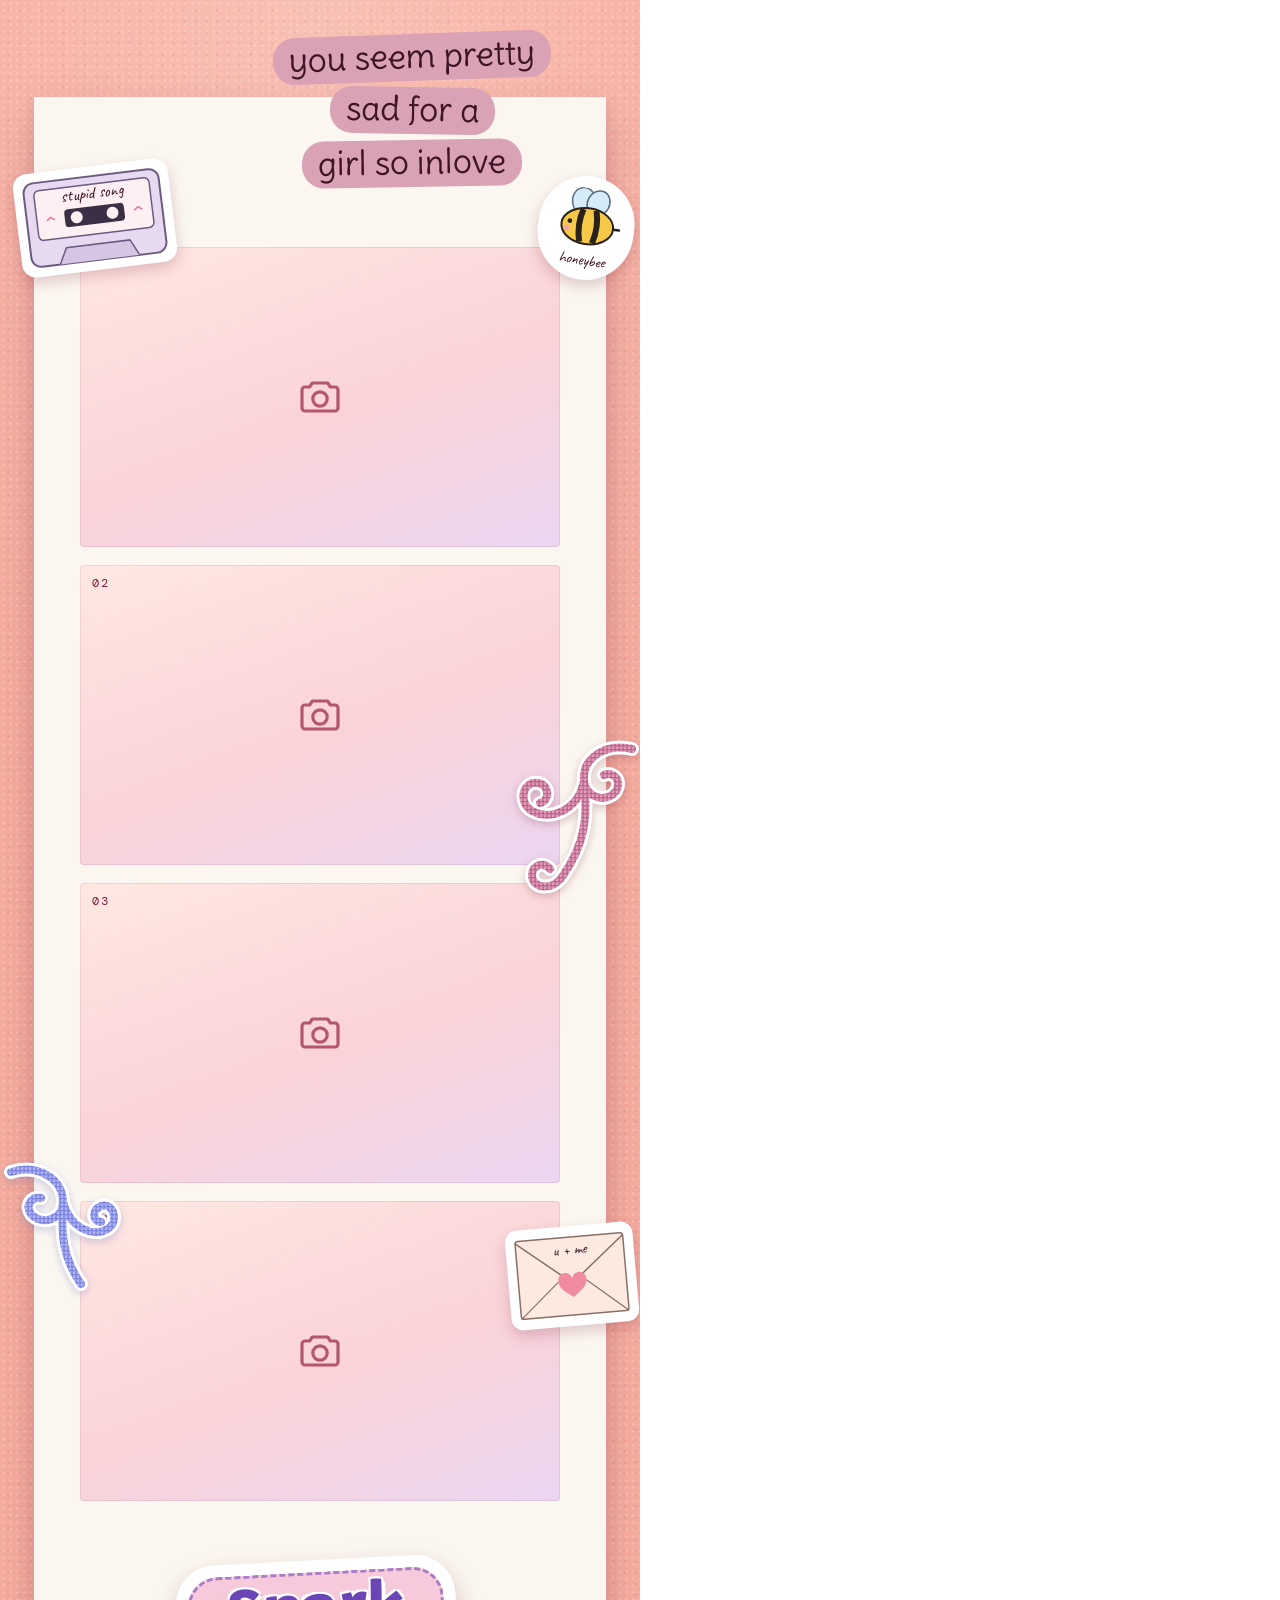
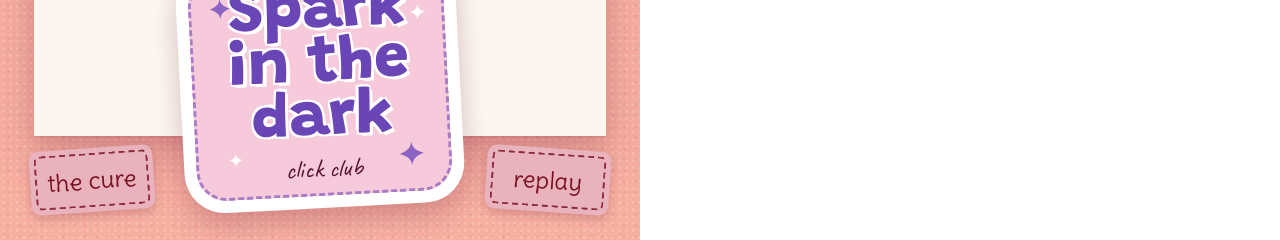
<file: assets/frames/artists/olivia-rodrigo-frames/olivia-rodrigo-frame2/Pink.dc.html>
<!doctype html>
<html lang="en">
<head>
<meta charset="utf-8">
<title>Pink era photobooth strip</title>
<script src="./vendor/react.js"></script>
<script src="./vendor/react-dom.js"></script>
<script src="./support.js"></script>
</head>
<body>
<x-dc>
<helmet>
<link rel="preconnect" href="https://fonts.googleapis.com">
<link href="https://fonts.googleapis.com/css2?family=Delius+Swash+Caps&amp;family=Caveat:wght@600&amp;family=Grandstander:wght@800&amp;family=DM+Mono:wght@500&amp;display=swap" rel="stylesheet">
<style>
body{margin:0}
a{color:#7A1F3D}a:hover{color:#4F1027}
</style>
</helmet>

<div style="position: relative; width: 640px; height: 1840px; overflow: hidden; font-family: 'DM Mono', ui-monospace, monospace; background-color: {{bg}}; background-image: radial-gradient(rgba(255,255,255,0.20) 1px, transparent 1.6px), radial-gradient(rgba(122,31,61,0.08) 1px, transparent 1.6px), radial-gradient(120% 80% at 50% 0%, rgba(255,255,255,0.22), rgba(255,255,255,0) 60%); background-size: 7px 7px, 11px 11px, 100% 100%; background-position: 0 0, 3px 5px, 0 0">

  <svg aria-hidden="true" width="0" height="0" style="position: absolute">
    <defs>
      <pattern id="pkGlitPink" width="4" height="4" patternUnits="userSpaceOnUse">
        <rect width="4" height="4" fill="#C9759A"></rect>
        <circle cx="1" cy="1" r="0.8" fill="#FFD3E6"></circle>
        <circle cx="3" cy="2.6" r="0.6" fill="#8E3A62"></circle>
        <circle cx="2" cy="3.6" r="0.4" fill="#ffffff"></circle>
      </pattern>
      <pattern id="pkGlitBlue" width="4" height="4" patternUnits="userSpaceOnUse">
        <rect width="4" height="4" fill="#8C93E8"></rect>
        <circle cx="1" cy="1" r="0.8" fill="#DDE0FF"></circle>
        <circle cx="3" cy="2.6" r="0.6" fill="#4E56B8"></circle>
        <circle cx="2" cy="3.6" r="0.4" fill="#ffffff"></circle>
      </pattern>
    </defs>
  </svg>

  <!-- paper strip -->
  <div style="position: absolute; left: 34px; top: 97px; width: 572px; height: 1639px; box-sizing: border-box; padding: 150px 46px 0; background: #FBF7F0; box-shadow: 0 2px 0 rgba(122,31,61,0.05), 0 24px 48px rgba(122,31,61,0.22), 0 6px 14px rgba(122,31,61,0.14); display: flex; flex-direction: column; gap: 18px">

    <div style="position: relative; width: 100%; height: 300px; flex-shrink: 0; border-radius: 4px; overflow: hidden; background: linear-gradient(160deg, #FFE8E2 0%, #FAD3D8 55%, #EBD6F2 100%); box-shadow: inset 0 0 0 1px rgba(122,31,61,0.10); display: flex; align-items: center; justify-content: center">
      <svg aria-hidden="true" width="48" height="48" viewBox="0 0 24 24" fill="none" stroke="#B4566F" stroke-width="1.6" stroke-linecap="round" stroke-linejoin="round"><path d="M3 8.5A1.5 1.5 0 0 1 4.5 7h2.3l1.4-2h7.6l1.4 2h2.3A1.5 1.5 0 0 1 21 8.5v9a1.5 1.5 0 0 1-1.5 1.5h-15A1.5 1.5 0 0 1 3 17.5z"></path><circle cx="12" cy="13" r="3.6"></circle></svg>
      <div style="position: absolute; left: 12px; top: 10px; font-size: 12px; letter-spacing: 1.5px; color: #7A1F3D">01</div>
    </div>

    <div style="position: relative; width: 100%; height: 300px; flex-shrink: 0; border-radius: 4px; overflow: hidden; background: linear-gradient(160deg, #FFE8E2 0%, #FAD3D8 55%, #EBD6F2 100%); box-shadow: inset 0 0 0 1px rgba(122,31,61,0.10); display: flex; align-items: center; justify-content: center">
      <svg aria-hidden="true" width="48" height="48" viewBox="0 0 24 24" fill="none" stroke="#B4566F" stroke-width="1.6" stroke-linecap="round" stroke-linejoin="round"><path d="M3 8.5A1.5 1.5 0 0 1 4.5 7h2.3l1.4-2h7.6l1.4 2h2.3A1.5 1.5 0 0 1 21 8.5v9a1.5 1.5 0 0 1-1.5 1.5h-15A1.5 1.5 0 0 1 3 17.5z"></path><circle cx="12" cy="13" r="3.6"></circle></svg>
      <div style="position: absolute; left: 12px; top: 10px; font-size: 12px; letter-spacing: 1.5px; color: #7A1F3D">02</div>
    </div>

    <div style="position: relative; width: 100%; height: 300px; flex-shrink: 0; border-radius: 4px; overflow: hidden; background: linear-gradient(160deg, #FFE8E2 0%, #FAD3D8 55%, #EBD6F2 100%); box-shadow: inset 0 0 0 1px rgba(122,31,61,0.10); display: flex; align-items: center; justify-content: center">
      <svg aria-hidden="true" width="48" height="48" viewBox="0 0 24 24" fill="none" stroke="#B4566F" stroke-width="1.6" stroke-linecap="round" stroke-linejoin="round"><path d="M3 8.5A1.5 1.5 0 0 1 4.5 7h2.3l1.4-2h7.6l1.4 2h2.3A1.5 1.5 0 0 1 21 8.5v9a1.5 1.5 0 0 1-1.5 1.5h-15A1.5 1.5 0 0 1 3 17.5z"></path><circle cx="12" cy="13" r="3.6"></circle></svg>
      <div style="position: absolute; left: 12px; top: 10px; font-size: 12px; letter-spacing: 1.5px; color: #7A1F3D">03</div>
    </div>

    <div style="position: relative; width: 100%; height: 300px; flex-shrink: 0; border-radius: 4px; overflow: hidden; background: linear-gradient(160deg, #FFE8E2 0%, #FAD3D8 55%, #EBD6F2 100%); box-shadow: inset 0 0 0 1px rgba(122,31,61,0.10); display: flex; align-items: center; justify-content: center">
      <svg aria-hidden="true" width="48" height="48" viewBox="0 0 24 24" fill="none" stroke="#B4566F" stroke-width="1.6" stroke-linecap="round" stroke-linejoin="round"><path d="M3 8.5A1.5 1.5 0 0 1 4.5 7h2.3l1.4-2h7.6l1.4 2h2.3A1.5 1.5 0 0 1 21 8.5v9a1.5 1.5 0 0 1-1.5 1.5h-15A1.5 1.5 0 0 1 3 17.5z"></path><circle cx="12" cy="13" r="3.6"></circle></svg>
      <div style="position: absolute; left: 12px; top: 10px; font-size: 12px; letter-spacing: 1.5px; color: #7A1F3D">04</div>
    </div>
  <div style="position: absolute; left: 228px; top: -63px; width: 300px; display: flex; flex-direction: column; align-items: center; gap: 6px; font-family: 'Delius Swash Caps', cursive; font-size: 34px; line-height: 1.15; color: #3E1426">
    <div style="padding: 2px 16px 6px; background: #D9A2B5; border-radius: 22px; transform: rotate(-2deg)">you seem pretty</div>
    <div style="padding: 2px 16px 6px; background: #D9A2B5; border-radius: 22px; transform: rotate(1deg)">sad for a</div>
    <div style="padding: 2px 16px 6px; background: #D9A2B5; border-radius: 22px; transform: rotate(-1deg)">girl so inlove</div>
  </div><svg aria-hidden="true" viewBox="0 0 120 150" style="position: absolute; left: -33px; top: 1055px; width: 120px; height: 150px; filter: drop-shadow(0 3px 4px rgba(78,86,184,0.25))">
    <path d="M10 20c26-8 52 6 52 30 0 18-22 24-32 12-6-8 0-18 10-16 M62 50c8 28 32 36 46 26 10-8 4-26-8-22-10 4-8 16 0 16 M62 50c-2 34 0 56 18 82" stroke="#ffffff" stroke-width="14" fill="none" stroke-linecap="round" stroke-linejoin="round"></path>
    <path d="M10 20c26-8 52 6 52 30 0 18-22 24-32 12-6-8 0-18 10-16 M62 50c8 28 32 36 46 26 10-8 4-26-8-22-10 4-8 16 0 16 M62 50c-2 34 0 56 18 82" stroke="url(#pkGlitBlue)" stroke-width="8" fill="none" stroke-linecap="round" stroke-linejoin="round"></path>
  </svg></div>

  <!-- bubblegum polaroid sticker -->
  

  <!-- handwritten quote -->
  

  <!-- bee sticker -->
  <div style="position: absolute; left: 538px; top: 176px; width: 96px; height: 104px; background: #ffffff; border-radius: 48px; box-shadow: 0 6px 14px rgba(122,31,61,0.22); transform: rotate(8deg); display: flex; flex-direction: column; align-items: center; justify-content: center; gap: 2px">
    <svg aria-hidden="true" width="70" height="62" viewBox="0 0 70 62">
      <ellipse cx="30" cy="14" rx="12" ry="14" fill="#D7ECFA" stroke="#5A6B7A" stroke-width="1.5" transform="rotate(-20 30 14)"></ellipse>
      <ellipse cx="44" cy="14" rx="11" ry="13" fill="#D7ECFA" stroke="#5A6B7A" stroke-width="1.5" transform="rotate(20 44 14)"></ellipse>
      <ellipse cx="36" cy="38" rx="26" ry="18" fill="#F7C948" stroke="#2A2118" stroke-width="2"></ellipse>
      <path d="M30 21.5c-3 10-3 22 0 33" stroke="#2A2118" stroke-width="6" fill="none"></path>
      <path d="M43 21.5c3 10 3 22 0 33" stroke="#2A2118" stroke-width="6" fill="none"></path>
      <circle cx="18" cy="35" r="2.4" fill="#2A2118"></circle>
      <circle cx="16" cy="42" r="2.6" fill="#F59BC0"></circle>
      <path d="M62 38l6 0" stroke="#2A2118" stroke-width="2.5" stroke-linecap="round"></path>
    </svg>
    <div style="font-family: 'Caveat', cursive; font-size: 16px; line-height: 1; color: #3E1426">honeybee</div>
  </div>

  <!-- cassette sticker -->
  <div style="position: absolute; left: 17px; top: 166px; width: 156px; height: 104px; background: #ffffff; border-radius: 14px; box-shadow: 0 6px 14px rgba(122,31,61,0.22); transform: rotate(-7deg); display: flex; align-items: center; justify-content: center">
    <svg aria-hidden="true" width="140" height="88" viewBox="0 0 140 88">
      <rect x="2" y="2" width="136" height="84" rx="10" fill="#E6D9F0" stroke="#6E5A80" stroke-width="2"></rect>
      <rect x="12" y="10" width="116" height="50" rx="5" fill="#FDEFF2" stroke="#6E5A80" stroke-width="1.5"></rect>
      <rect x="40" y="32" width="60" height="18" rx="4" fill="#3A2F44"></rect>
      <circle cx="52" cy="41" r="6" fill="#FDEFF2"></circle>
      <circle cx="88" cy="41" r="6" fill="#FDEFF2"></circle>
      <path d="M22 41l4-3 4 3" stroke="#E57BA6" stroke-width="1.6" fill="none"></path>
      <path d="M110 41l4-3 4 3" stroke="#E57BA6" stroke-width="1.6" fill="none"></path>
      <path d="M30 86l8-16h64l8 16" fill="#D6C6E4" stroke="#6E5A80" stroke-width="1.5"></path>
    </svg>
    <div style="position: absolute; left: 0; right: 0; top: 18px; font-family: 'Caveat', cursive; font-size: 17px; line-height: 1; color: #3E1426; text-align: center">stupid song</div>
  </div>

  <!-- glitter swirl, pink -->
  <svg aria-hidden="true" viewBox="0 0 140 170" style="position: absolute; left: 504px; top: 731px; width: 140px; height: 170px; filter: drop-shadow(0 3px 4px rgba(122,31,61,0.25))">
    <path d="M128 18c-26-6-50 8-48 32 2 18 24 22 32 10 6-10-2-20-12-16 M80 50c-6 30-34 40-52 30-14-8-10-30 6-28 12 2 12 18 2 20 M80 50c4 34 2 62-22 96 M58 146c-10 14-30 12-30-2 0-10 12-14 18-6" stroke="#ffffff" stroke-width="14" fill="none" stroke-linecap="round" stroke-linejoin="round"></path>
    <path d="M128 18c-26-6-50 8-48 32 2 18 24 22 32 10 6-10-2-20-12-16 M80 50c-6 30-34 40-52 30-14-8-10-30 6-28 12 2 12 18 2 20 M80 50c4 34 2 62-22 96 M58 146c-10 14-30 12-30-2 0-10 12-14 18-6" stroke="url(#pkGlitPink)" stroke-width="8" fill="none" stroke-linecap="round" stroke-linejoin="round"></path>
  </svg>

  <!-- envelope sticker -->
  <div style="position: absolute; left: 508px; top: 1226px; width: 128px; height: 100px; background: #ffffff; border-radius: 12px; box-shadow: 0 6px 14px rgba(122,31,61,0.22); transform: rotate(-5deg); display: flex; align-items: center; justify-content: center">
    <svg aria-hidden="true" width="112" height="82" viewBox="0 0 112 82">
      <rect x="2" y="2" width="108" height="78" rx="3" fill="#FCE9E0" stroke="#8A6F66" stroke-width="1.5"></rect>
      <path d="M2 4l54 44 54-44" fill="none" stroke="#8A6F66" stroke-width="1.5"></path>
      <path d="M2 80l40-34 M110 80l-40-34" fill="none" stroke="#8A6F66" stroke-width="1.2"></path>
      <path d="M56 62c-10-7-14-11-14-16a6 6 0 0 1 14-3 6 6 0 0 1 14 3c0 5-4 9-14 16z" fill="#F08BA0"></path>
    </svg>
    <div style="position: absolute; left: 0; right: 0; top: 16px; font-family: 'Caveat', cursive; font-size: 15px; line-height: 1; color: #3E1426; text-align: center">u + me</div>
  </div>

  <!-- glitter swirl, periwinkle -->
  

  <!-- click club badge -->
  <div style="position: absolute; left: 180px; top: 1560px; width: 280px; height: 248px; box-sizing: border-box; padding: 12px; background: #ffffff; border-radius: 40px; box-shadow: 0 12px 26px rgba(122,31,61,0.28); transform: rotate(-3deg)">
    <div style="position: relative; width: 100%; height: 100%; box-sizing: border-box; border-radius: 30px; background: #F6CADB; border: 3px dashed #A97CC6; display: flex; flex-direction: column; align-items: center; justify-content: center; gap: 10px">
      <svg aria-hidden="true" viewBox="0 0 24 24" style="position: absolute; left: 18px; top: 18px; width: 22px; height: 22px"><path d="M12 1c.8 5.6 3.4 8.2 11 11-7.6 2.8-10.2 5.4-11 11-.8-5.6-3.4-8.2-11-11 7.6-2.8 10.2-5.4 11-11z" fill="#8B63C2"></path></svg>
      <svg aria-hidden="true" viewBox="0 0 24 24" style="position: absolute; right: 16px; top: 34px; width: 16px; height: 16px"><path d="M12 1c.8 5.6 3.4 8.2 11 11-7.6 2.8-10.2 5.4-11 11-.8-5.6-3.4-8.2-11-11 7.6-2.8 10.2-5.4 11-11z" fill="#ffffff"></path></svg>
      <svg aria-hidden="true" viewBox="0 0 24 24" style="position: absolute; right: 24px; bottom: 22px; width: 26px; height: 26px"><path d="M12 1c.8 5.6 3.4 8.2 11 11-7.6 2.8-10.2 5.4-11 11-.8-5.6-3.4-8.2-11-11 7.6-2.8 10.2-5.4 11-11z" fill="#8B63C2"></path></svg>
      <svg aria-hidden="true" viewBox="0 0 24 24" style="position: absolute; left: 30px; bottom: 30px; width: 14px; height: 14px"><path d="M12 1c.8 5.6 3.4 8.2 11 11-7.6 2.8-10.2 5.4-11 11-.8-5.6-3.4-8.2-11-11 7.6-2.8 10.2-5.4 11-11z" fill="#ffffff"></path></svg>
      <div style="font-family: 'Grandstander', system-ui, sans-serif; font-weight: 800; font-size: 62px; line-height: 0.86; color: #6A45B5; text-align: center; text-shadow: 3px 3px 0 #ffffff, -2px -2px 0 #ffffff, 2px -2px 0 #ffffff, -2px 2px 0 #ffffff">Spark in the dark</div>
      <div style="font-family: 'Caveat', cursive; font-size: 26px; line-height: 1; color: #5A1530">click club</div>
    </div>
  </div>

  <!-- stitched patches -->
  <div style="position: absolute; left: 30px; top: 1748px; width: 124px; height: 64px; box-sizing: border-box; padding: 5px; background: #E8B3BC; border-radius: 10px; box-shadow: 0 4px 10px rgba(122,31,61,0.25); transform: rotate(-4deg)">
    <div style="width: 100%; height: 100%; box-sizing: border-box; border: 2px dashed #8E2A40; border-radius: 6px; display: flex; align-items: center; justify-content: center; font-family: 'Delius Swash Caps', cursive; font-size: 24px; color: #7A1022">the cure</div>
  </div>
  <div style="position: absolute; left: 486px; top: 1748px; width: 124px; height: 64px; box-sizing: border-box; padding: 5px; background: #E8B3BC; border-radius: 10px; box-shadow: 0 4px 10px rgba(122,31,61,0.25); transform: rotate(4deg)">
    <div style="width: 100%; height: 100%; box-sizing: border-box; border: 2px dashed #8E2A40; border-radius: 6px; display: flex; align-items: center; justify-content: center; font-family: 'Delius Swash Caps', cursive; font-size: 24px; color: #7A1022">replay</div>
  </div>
</div>
</x-dc>
<script type="text/x-dc" data-dc-script data-props='{"bg":{"editor":"color","default":"#F7AFA0","options":["#F7AFA0","#A795E6","#9FC2F0","#B9DBA4"]},"$preview":{"width":640,"height":1840}}'>
class Component extends DCLogic {
  renderVals() {
    return {
      bg: this.props.bg ?? '#F7AFA0'
    };
  }
}
</script>
</body>
</html>
</file>
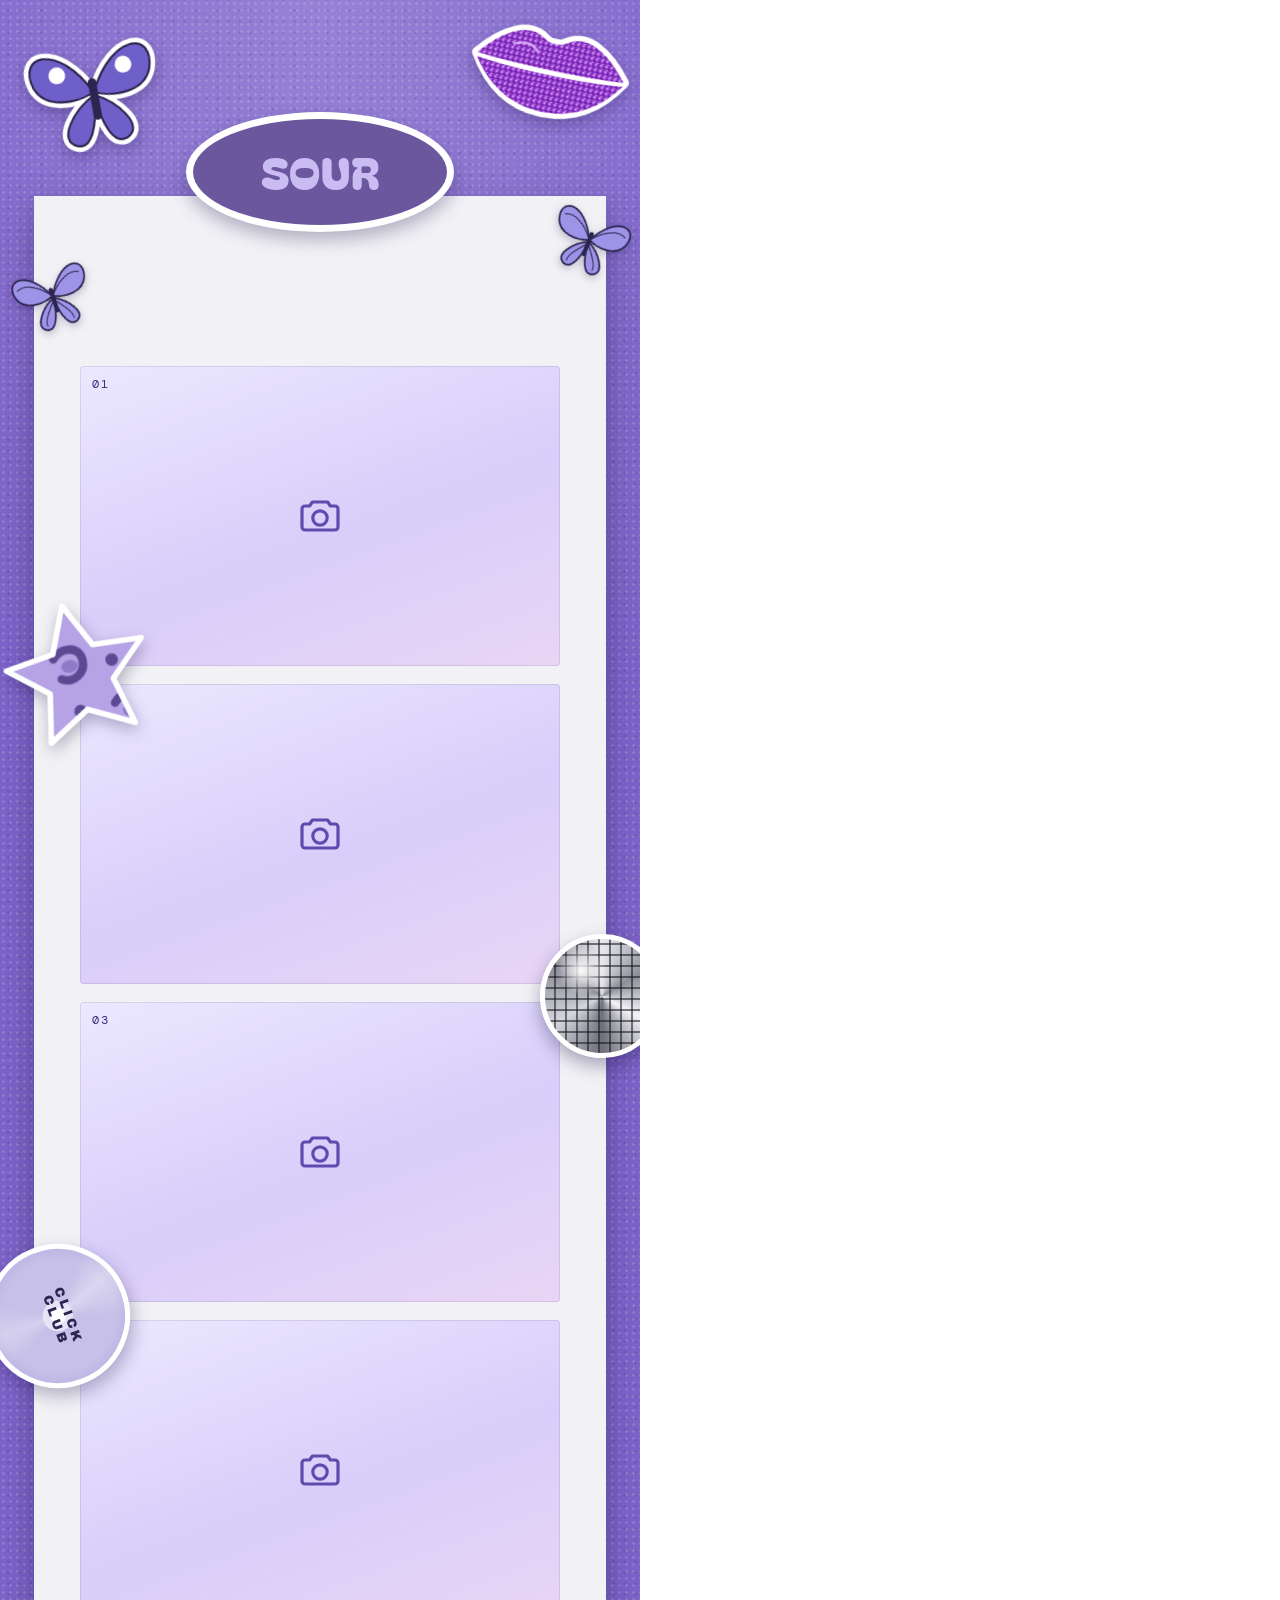
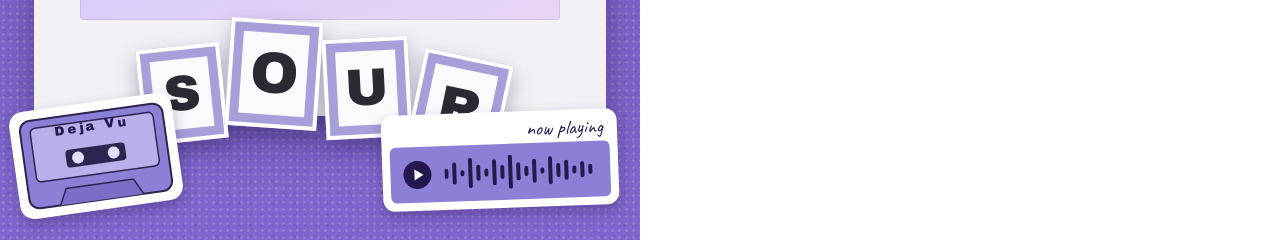
<file: assets/frames/artists/olivia-rodrigo-frames/olivia-rodrigo-frame3/Violet.dc.html>
<!doctype html>
<html lang="en">
<head>
<meta charset="utf-8">
<title>Violet era photobooth strip</title>
<script src="./vendor/react.js"></script>
<script src="./vendor/react-dom.js"></script>
<script src="./support.js"></script>
</head>
<body>
<x-dc>
<helmet>
<link rel="preconnect" href="https://fonts.googleapis.com">
<link href="https://fonts.googleapis.com/css2?family=Bagel+Fat+One&amp;family=Archivo+Black&amp;family=Caveat:wght@600&amp;family=DM+Mono:wght@500&amp;display=swap" rel="stylesheet">
<style>
body{margin:0}
a{color:#3B2A7A}a:hover{color:#24184F}
</style>
</helmet>

<div style="position: relative; width: 640px; height: 1840px; overflow: hidden; font-family: 'DM Mono', ui-monospace, monospace; background-color: {{bg}}; background-image: radial-gradient(rgba(255,255,255,0.16) 1px, transparent 1.6px), radial-gradient(rgba(30,18,70,0.12) 1px, transparent 1.6px), radial-gradient(120% 80% at 50% 0%, rgba(255,255,255,0.18), rgba(255,255,255,0) 60%); background-size: 7px 7px, 11px 11px, 100% 100%; background-position: 0 0, 3px 5px, 0 0">

  <svg aria-hidden="true" width="0" height="0" style="position: absolute">
    <defs>
      <pattern id="vlGlit" width="4" height="4" patternUnits="userSpaceOnUse">
        <rect width="4" height="4" fill="#8A2FC7"></rect>
        <circle cx="1" cy="1" r="0.8" fill="#E1B8FF"></circle>
        <circle cx="3" cy="2.6" r="0.6" fill="#4D0F7E"></circle>
        <circle cx="2" cy="3.6" r="0.4" fill="#ffffff"></circle>
      </pattern>
      <pattern id="vlLeopard" width="14" height="14" patternUnits="userSpaceOnUse">
        <rect width="14" height="14" fill="#B6A3E6"></rect>
        <path d="M2 3c1.5-1.5 4-1 4 1s-2 3-3.5 2" fill="none" stroke="#5B4A93" stroke-width="1.2" stroke-linecap="round"></path>
        <ellipse cx="4" cy="4.5" rx="1.2" ry="0.9" fill="#8E7CC9"></ellipse>
        <path d="M9 9c1.5-1.5 4-1 4 1s-2 3-3.5 2" fill="none" stroke="#5B4A93" stroke-width="1.2" stroke-linecap="round"></path>
        <ellipse cx="11" cy="10.5" rx="1.2" ry="0.9" fill="#8E7CC9"></ellipse>
        <circle cx="11" cy="3" r="0.9" fill="#5B4A93"></circle>
        <circle cx="3" cy="11" r="0.9" fill="#5B4A93"></circle>
      </pattern>
    </defs>
  </svg>

  <!-- paper strip -->
  <div style="position: absolute; left: 34px; top: 196px; width: 572px; height: 1520px; box-sizing: border-box; padding: 170px 46px 0; background: #F2F2F6; box-shadow: 0 2px 0 rgba(30,18,70,0.06), 0 24px 48px rgba(30,18,70,0.30), 0 6px 14px rgba(30,18,70,0.18); display: flex; flex-direction: column; gap: 18px">

    <div style="position: relative; width: 100%; height: 300px; flex-shrink: 0; border-radius: 4px; overflow: hidden; background: linear-gradient(160deg, #ECE8FF 0%, #D8CEFA 55%, #E9D5F5 100%); box-shadow: inset 0 0 0 1px rgba(30,18,70,0.10); display: flex; align-items: center; justify-content: center">
      <svg aria-hidden="true" width="48" height="48" viewBox="0 0 24 24" fill="none" stroke="#5E4BB0" stroke-width="1.6" stroke-linecap="round" stroke-linejoin="round"><path d="M3 8.5A1.5 1.5 0 0 1 4.5 7h2.3l1.4-2h7.6l1.4 2h2.3A1.5 1.5 0 0 1 21 8.5v9a1.5 1.5 0 0 1-1.5 1.5h-15A1.5 1.5 0 0 1 3 17.5z"></path><circle cx="12" cy="13" r="3.6"></circle></svg>
      <div style="position: absolute; left: 12px; top: 10px; font-size: 12px; letter-spacing: 1.5px; color: #3B2A7A">01</div>
    </div>

    <div style="position: relative; width: 100%; height: 300px; flex-shrink: 0; border-radius: 4px; overflow: hidden; background: linear-gradient(160deg, #ECE8FF 0%, #D8CEFA 55%, #E9D5F5 100%); box-shadow: inset 0 0 0 1px rgba(30,18,70,0.10); display: flex; align-items: center; justify-content: center">
      <svg aria-hidden="true" width="48" height="48" viewBox="0 0 24 24" fill="none" stroke="#5E4BB0" stroke-width="1.6" stroke-linecap="round" stroke-linejoin="round"><path d="M3 8.5A1.5 1.5 0 0 1 4.5 7h2.3l1.4-2h7.6l1.4 2h2.3A1.5 1.5 0 0 1 21 8.5v9a1.5 1.5 0 0 1-1.5 1.5h-15A1.5 1.5 0 0 1 3 17.5z"></path><circle cx="12" cy="13" r="3.6"></circle></svg>
      <div style="position: absolute; left: 12px; top: 10px; font-size: 12px; letter-spacing: 1.5px; color: #3B2A7A">02</div>
    </div>

    <div style="position: relative; width: 100%; height: 300px; flex-shrink: 0; border-radius: 4px; overflow: hidden; background: linear-gradient(160deg, #ECE8FF 0%, #D8CEFA 55%, #E9D5F5 100%); box-shadow: inset 0 0 0 1px rgba(30,18,70,0.10); display: flex; align-items: center; justify-content: center">
      <svg aria-hidden="true" width="48" height="48" viewBox="0 0 24 24" fill="none" stroke="#5E4BB0" stroke-width="1.6" stroke-linecap="round" stroke-linejoin="round"><path d="M3 8.5A1.5 1.5 0 0 1 4.5 7h2.3l1.4-2h7.6l1.4 2h2.3A1.5 1.5 0 0 1 21 8.5v9a1.5 1.5 0 0 1-1.5 1.5h-15A1.5 1.5 0 0 1 3 17.5z"></path><circle cx="12" cy="13" r="3.6"></circle></svg>
      <div style="position: absolute; left: 12px; top: 10px; font-size: 12px; letter-spacing: 1.5px; color: #3B2A7A">03</div>
    </div>

    <div style="position: relative; width: 100%; height: 300px; flex-shrink: 0; border-radius: 4px; overflow: hidden; background: linear-gradient(160deg, #ECE8FF 0%, #D8CEFA 55%, #E9D5F5 100%); box-shadow: inset 0 0 0 1px rgba(30,18,70,0.10); display: flex; align-items: center; justify-content: center">
      <svg aria-hidden="true" width="48" height="48" viewBox="0 0 24 24" fill="none" stroke="#5E4BB0" stroke-width="1.6" stroke-linecap="round" stroke-linejoin="round"><path d="M3 8.5A1.5 1.5 0 0 1 4.5 7h2.3l1.4-2h7.6l1.4 2h2.3A1.5 1.5 0 0 1 21 8.5v9a1.5 1.5 0 0 1-1.5 1.5h-15A1.5 1.5 0 0 1 3 17.5z"></path><circle cx="12" cy="13" r="3.6"></circle></svg>
      <div style="position: absolute; left: 12px; top: 10px; font-size: 12px; letter-spacing: 1.5px; color: #3B2A7A">04</div>
    </div>
  </div>

  <!-- big butterfly sticker, top left -->
  <svg aria-hidden="true" viewBox="0 0 100 82" style="position: absolute; left: 24px; top: 36px; width: 140px; height: 115px; transform: rotate(-10deg); filter: drop-shadow(0 6px 8px rgba(30,18,70,0.30))">
    <g stroke="#ffffff" stroke-width="8" stroke-linejoin="round" fill="#ffffff">
      <path d="M50 40C30 0 0 5 8 30c6 16 28 16 42 10z"></path>
      <path d="M50 40C70 0 100 5 92 30c-6 16-28 16-42 10z"></path>
      <path d="M50 42C34 50 18 70 32 76c10 4 16-12 18-32z"></path>
      <path d="M50 42c16 8 32 28 18 34-10 4-16-12-18-32z"></path>
    </g>
    <g fill="#6F5FC9" stroke="#2D2550" stroke-width="1.5" stroke-linejoin="round">
      <path d="M50 40C30 0 0 5 8 30c6 16 28 16 42 10z"></path>
      <path d="M50 40C70 0 100 5 92 30c-6 16-28 16-42 10z"></path>
      <path d="M50 42C34 50 18 70 32 76c10 4 16-12 18-32z"></path>
      <path d="M50 42c16 8 32 28 18 34-10 4-16-12-18-32z"></path>
    </g>
    <circle cx="26" cy="24" r="6" fill="#ffffff"></circle>
    <circle cx="74" cy="24" r="6" fill="#ffffff"></circle>
    <rect x="47" y="30" width="6" height="30" rx="3" fill="#2D2550"></rect>
  </svg>

  <!-- click club oval -->
  <div style="position: absolute; left: 186px; top: 112px; width: 268px; height: 120px; box-sizing: border-box; border-radius: 50%; background: #6A579E; border: 7px solid #ffffff; box-shadow: 0 8px 18px rgba(30,18,70,0.30); display: flex; align-items: center; justify-content: center">
    <div style="font-family: 'Bagel Fat One', system-ui, sans-serif; font-size: 44px; line-height: 0.85; color: #C9BCF2; text-align: center; letter-spacing: 1px">SOUR</div>
  </div>

  <!-- glitter lips -->
  <svg aria-hidden="true" viewBox="0 0 120 72" style="position: absolute; left: 470px; top: 22px; width: 160px; height: 96px; transform: rotate(12deg); filter: drop-shadow(0 6px 8px rgba(30,18,70,0.30))">
    <path d="M4 34C20 14 38 4 52 14c4 3 12 3 16 0 14-10 32 0 48 20C100 60 80 68 60 68S20 60 4 34z" fill="#ffffff" stroke="#ffffff" stroke-width="8" stroke-linejoin="round"></path>
    <path d="M4 34C20 14 38 4 52 14c4 3 12 3 16 0 14-10 32 0 48 20-24 3-86 3-112 0z" fill="url(#vlGlit)"></path>
    <path d="M4 37c26 4 86 4 112 0C100 60 80 68 60 68S20 60 4 37z" fill="url(#vlGlit)"></path>
    <path d="M30 22c8-4 14-2 18 2" stroke="#E1B8FF" stroke-width="2" fill="none" stroke-linecap="round" opacity="0.8"></path>
  </svg>

  <!-- small butterflies -->
  <svg aria-hidden="true" viewBox="0 0 100 82" style="position: absolute; left: 10px; top: 262px; width: 86px; height: 70px; transform: rotate(-18deg); filter: drop-shadow(0 3px 4px rgba(30,18,70,0.25))">
    <g fill="#9D94E8" stroke="#2D2550" stroke-width="2" stroke-linejoin="round">
      <path d="M50 40C30 0 0 5 8 30c6 16 28 16 42 10z"></path>
      <path d="M50 40C70 0 100 5 92 30c-6 16-28 16-42 10z"></path>
      <path d="M50 42C34 50 18 70 32 76c10 4 16-12 18-32z"></path>
      <path d="M50 42c16 8 32 28 18 34-10 4-16-12-18-32z"></path>
    </g>
    <path d="M50 40C38 24 22 16 12 22 M50 40C62 24 78 16 88 22 M50 44C40 56 32 66 34 72 M50 44c10 12 18 22 16 28" stroke="#2D2550" stroke-width="1.2" fill="none"></path>
    <rect x="47.5" y="30" width="5" height="30" rx="2.5" fill="#2D2550"></rect>
  </svg>
  <svg aria-hidden="true" viewBox="0 0 100 82" style="position: absolute; left: 546px; top: 206px; width: 86px; height: 70px; transform: rotate(22deg); filter: drop-shadow(0 3px 4px rgba(30,18,70,0.25))">
    <g fill="#9D94E8" stroke="#2D2550" stroke-width="2" stroke-linejoin="round">
      <path d="M50 40C30 0 0 5 8 30c6 16 28 16 42 10z"></path>
      <path d="M50 40C70 0 100 5 92 30c-6 16-28 16-42 10z"></path>
      <path d="M50 42C34 50 18 70 32 76c10 4 16-12 18-32z"></path>
      <path d="M50 42c16 8 32 28 18 34-10 4-16-12-18-32z"></path>
    </g>
    <path d="M50 40C38 24 22 16 12 22 M50 40C62 24 78 16 88 22 M50 44C40 56 32 66 34 72 M50 44c10 12 18 22 16 28" stroke="#2D2550" stroke-width="1.2" fill="none"></path>
    <rect x="47.5" y="30" width="5" height="30" rx="2.5" fill="#2D2550"></rect>
  </svg>

  <!-- leopard star -->
  <svg aria-hidden="true" viewBox="0 0 24 24" style="position: absolute; left: -6px; top: 590px; width: 170px; height: 170px; transform: rotate(-14deg); filter: drop-shadow(0 6px 8px rgba(30,18,70,0.30))">
    <path d="M12 2l2.9 6.3 6.9.7-5.2 4.6 1.5 6.8L12 17l-6.1 3.4 1.5-6.8L2.2 9l6.9-.7z" fill="url(#vlLeopard)" stroke="#ffffff" stroke-width="0.8" stroke-linejoin="round"></path>
  </svg>

  <!-- disco ball -->
  <div style="position: absolute; left: 540px; top: 934px; width: 124px; height: 124px; border-radius: 50%; border: 5px solid #ffffff; box-sizing: border-box; overflow: hidden; box-shadow: 0 8px 18px rgba(30,18,70,0.35); background-image: radial-gradient(circle at 32% 28%, rgba(255,255,255,0.95) 0%, rgba(255,255,255,0) 22%), repeating-linear-gradient(0deg, rgba(20,20,28,0) 0 9px, rgba(20,20,28,0.55) 9px 11px), repeating-linear-gradient(90deg, rgba(20,20,28,0) 0 9px, rgba(20,20,28,0.55) 9px 11px), conic-gradient(from 0deg, #E8E8EE, #8D8D98, #F4F4F8, #6E6E7A, #D6D6DE, #8D8D98, #E8E8EE), radial-gradient(circle at 40% 35%, #f0f0f5, #50505c)"></div>

  <!-- cd -->
  <div style="position: absolute; left: -14px; top: 1244px; width: 144px; height: 144px; border-radius: 50%; border: 5px solid #ffffff; box-sizing: border-box; box-shadow: 0 8px 18px rgba(30,18,70,0.30); background-image: conic-gradient(from 40deg, rgba(255,255,255,0) 0deg, rgba(255,255,255,0.35) 30deg, rgba(255,255,255,0) 70deg, rgba(255,255,255,0) 200deg, rgba(255,255,255,0.25) 230deg, rgba(255,255,255,0) 260deg), radial-gradient(circle, #C7C0E8 0 60%, #A99FDA 100%); transform: rotate(-20deg); display: flex; align-items: center; justify-content: center">
    <div style="width: 30px; height: 30px; border-radius: 50%; background: #ffffff; box-shadow: inset 0 0 0 7px #E7E3F6"></div>
    <div style="position: absolute; left: 84px; top: 40px; font-family: 'Archivo Black', system-ui, sans-serif; font-size: 13px; letter-spacing: 3px; color: #2D2550; transform: rotate(90deg); transform-origin: left top; text-align: center">CLICK CLUB</div>
  </div>

  <!-- snap letter tiles -->
  <div style="position: absolute; left: 140px; top: 1634px; display: flex; align-items: flex-end; gap: 4px; filter: drop-shadow(0 8px 10px rgba(30,18,70,0.30))">
    <div style="width: 84px; height: 96px; box-sizing: border-box; padding: 9px; background: #A79FDA; border: 4px solid #ffffff; transform: rotate(-6deg)">
      <div style="width: 100%; height: 100%; background: #FAFAFC; display: flex; align-items: center; justify-content: center; font-family: 'Archivo Black', system-ui, sans-serif; font-size: 50px; line-height: 1; color: #2A2A33">S</div>
    </div>
    <div style="width: 92px; height: 108px; box-sizing: border-box; padding: 9px; background: #A79FDA; border: 4px solid #ffffff; transform: translateY(-14px) rotate(4deg)">
      <div style="width: 100%; height: 100%; background: #FAFAFC; display: flex; align-items: center; justify-content: center; font-family: 'Archivo Black', system-ui, sans-serif; font-size: 58px; line-height: 1; color: #2A2A33">O</div>
    </div>
    <div style="width: 86px; height: 100px; box-sizing: border-box; padding: 9px; background: #A79FDA; border: 4px solid #ffffff; transform: translateY(-4px) rotate(-3deg)">
      <div style="width: 100%; height: 100%; background: #FAFAFC; display: flex; align-items: center; justify-content: center; font-family: 'Archivo Black', system-ui, sans-serif; font-size: 52px; line-height: 1; color: #2A2A33">U</div>
    </div>
    <div style="width: 90px; height: 104px; box-sizing: border-box; padding: 9px; background: #A79FDA; border: 4px solid #ffffff; transform: translateY(18px) rotate(12deg)">
      <div style="width: 100%; height: 100%; background: #FAFAFC; display: flex; align-items: center; justify-content: center; font-family: 'Archivo Black', system-ui, sans-serif; font-size: 54px; line-height: 1; color: #2A2A33">R</div>
    </div>
  </div>

  <!-- cassette -->
  <div style="position: absolute; left: 14px; top: 1702px; width: 164px; height: 108px; background: #ffffff; border-radius: 14px; box-shadow: 0 6px 14px rgba(30,18,70,0.30); transform: rotate(-8deg); display: flex; align-items: center; justify-content: center">
    <svg aria-hidden="true" width="148" height="92" viewBox="0 0 148 92">
      <rect x="2" y="2" width="144" height="88" rx="10" fill="#8C80D6" stroke="#2D2550" stroke-width="2"></rect>
      <rect x="12" y="10" width="124" height="54" rx="5" fill="#B9B0EA" stroke="#2D2550" stroke-width="1.5"></rect>
      <rect x="44" y="36" width="60" height="18" rx="4" fill="#2D2550"></rect>
      <circle cx="56" cy="45" r="6" fill="#E3DEF8"></circle>
      <circle cx="92" cy="45" r="6" fill="#E3DEF8"></circle>
      <path d="M32 90l8-16h68l8 16" fill="#7A6EC6" stroke="#2D2550" stroke-width="1.5"></path>
    </svg>
    <div style="position: absolute; left: 0; right: 0; top: 18px; font-family: 'Archivo Black', system-ui, sans-serif; font-size: 13px; letter-spacing: 3px; line-height: 1; color: #24184F; text-align: center">Deja Vu</div>
  </div>

  <!-- now playing sticker -->
  <div style="position: absolute; left: 382px; top: 1712px; width: 236px; height: 96px; box-sizing: border-box; padding: 8px; background: #ffffff; border-radius: 12px; box-shadow: 0 6px 14px rgba(30,18,70,0.30); transform: rotate(-2deg); display: flex; flex-direction: column; gap: 4px">
    <div style="align-self: flex-end; font-family: 'Caveat', cursive; font-size: 20px; line-height: 1; color: #24184F; padding-right: 6px">now playing</div>
    <div style="flex: 1; border-radius: 6px; background: #8C80D6; display: flex; align-items: center; gap: 12px; padding: 0 12px">
      <svg aria-hidden="true" width="30" height="30" viewBox="0 0 30 30"><circle cx="15" cy="15" r="14" fill="#24184F"></circle><path d="M12 9.5l9 5.5-9 5.5z" fill="#ffffff"></path></svg>
      <svg aria-hidden="true" width="150" height="34" viewBox="0 0 150 34" fill="#24184F">
        <rect x="0" y="12" width="4" height="10" rx="2"></rect><rect x="8" y="6" width="4" height="22" rx="2"></rect><rect x="16" y="14" width="4" height="6" rx="2"></rect><rect x="24" y="2" width="4" height="30" rx="2"></rect><rect x="32" y="9" width="4" height="16" rx="2"></rect><rect x="40" y="13" width="4" height="8" rx="2"></rect><rect x="48" y="4" width="4" height="26" rx="2"></rect><rect x="56" y="10" width="4" height="14" rx="2"></rect><rect x="64" y="0" width="4" height="34" rx="2"></rect><rect x="72" y="8" width="4" height="18" rx="2"></rect><rect x="80" y="12" width="4" height="10" rx="2"></rect><rect x="88" y="5" width="4" height="24" rx="2"></rect><rect x="96" y="14" width="4" height="6" rx="2"></rect><rect x="104" y="3" width="4" height="28" rx="2"></rect><rect x="112" y="10" width="4" height="14" rx="2"></rect><rect x="120" y="7" width="4" height="20" rx="2"></rect><rect x="128" y="13" width="4" height="8" rx="2"></rect><rect x="136" y="9" width="4" height="16" rx="2"></rect><rect x="144" y="12" width="4" height="10" rx="2"></rect>
      </svg>
    </div>
  </div>
</div>
</x-dc>
<script type="text/x-dc" data-dc-script data-props='{"bg":{"editor":"color","default":"#7F66CC","options":["#7F66CC","#F7AFA0","#A795E6","#9FC2F0"]},"$preview":{"width":640,"height":1840}}'>
class Component extends DCLogic {
  renderVals() {
    return {
      bg: this.props.bg ?? '#7F66CC'
    };
  }
}
</script>
</body>
</html>
</file>
<file: css/landing.css>
:root { --cream: #FFF4F6; --ink: #2A1720; --muted: #6B4A58; --body-ink: #4A3340; --rose: #C2185B; --blush: #F7C6D9;
  --font: 'Poppins', system-ui, sans-serif;
  --gutter: clamp(16px, 4vw, 48px); }
* { box-sizing: border-box; }
html { scroll-behavior: smooth; scroll-snap-type: y proximity; }
body { margin: 0; background: var(--cream); color: var(--ink); font-family: var(--font); }
a { color: var(--ink); }
a:hover { color: var(--rose); }
button { font: inherit; color: inherit; }
:focus-visible { outline: 3px solid var(--ink); outline-offset: 3px; }
.wrap { max-width: 1280px; margin: 0 auto; padding-inline: var(--gutter); }
.eyebrow { margin: 0; font-size: 14px; color: var(--muted); }
.sr { position: absolute; width: 1px; height: 1px; overflow: hidden; clip: rect(0 0 0 0); white-space: nowrap; }

.lib { position: relative; height: 100vh; height: 100svh; }
.lib-snap { position: absolute; left: 0; width: 1px; height: 1px; scroll-snap-align: start; }
.lib-stage { position: sticky; top: 0; height: 100vh; height: 100svh; overflow: hidden; background: var(--tint, var(--cream)); transition: background-color .7s ease; animation: rise .6s ease both; }
@keyframes rise { from { opacity: 0; } }
.lib-world { position: absolute; inset: 0; perspective: 1400px; perspective-origin: 50% 42%; }
.lib-track { position: absolute; inset: 0; transform-style: preserve-3d; }

.lib-info { position: absolute; z-index: 2; top: 22px; left: var(--gutter); width: min(330px, 40vw); transition: opacity .35s ease; }
.brand { display: inline-flex; align-items: center; gap: 10px; text-decoration: none; padding: 4px 0; }
.brand:hover { color: var(--ink); }
.brand-icon { display: block; width: 40px; height: 40px; margin: -6px -4px -6px -6px; }
.brand-word { font-size: 20px; font-weight: 600; letter-spacing: -.02em; white-space: nowrap; }
.brand-tag { font-size: 14px; color: var(--muted); }
.lib-name { margin: 18px 0 14px; font-weight: 600; font-size: clamp(30px, 4vw, 52px); line-height: 1.05; letter-spacing: -.03em; text-wrap: balance; }
.lib-dl { margin: 0; }
.lib-dl > div { display: flex; justify-content: space-between; gap: 16px; padding: 8px 0; border-top: 1px solid rgba(42,23,32,.2); }
.lib-dl dt { font-size: 13px; color: var(--muted); }
.lib-dl dd { margin: 0; font-size: 13px; font-weight: 500; line-height: 1.45; text-align: right; }
.lib-wip { display: flex; align-items: baseline; gap: 8px; margin: 14px 0 0; padding-top: 10px; border-top: 1px solid rgba(42,23,32,.2); font-size: 12px; line-height: 1.45; color: var(--muted); }
.lib-wip-dot { flex: none; width: 6px; height: 6px; border-radius: 50%; background: var(--eink, var(--ink)); transform: translateY(-1px); }
.roll { transition: opacity .18s ease, transform .18s ease; }
.swap .roll { opacity: 0; transform: translateY(6px); }

.lib-notes { position: absolute; z-index: 2; left: 50%; bottom: 96px; transform: translateX(-50%); width: min(560px, calc(100% - 32px)); text-align: center; pointer-events: none; }
.lib-cap { margin: 0; font-size: 18px; line-height: 1.3; color: var(--eink, var(--ink)); }

.lib-foot { position: absolute; z-index: 2; left: var(--gutter); right: var(--gutter); bottom: 22px; display: flex; align-items: center; justify-content: space-between; gap: 16px; }
.lib-nav { display: flex; align-items: center; }
.lib-index { list-style: none; margin: 0; padding: 0; display: flex; align-items: center; }
.lib-index button { display: grid; place-items: center; min-width: 22px; min-height: 40px; padding: 0; border: 0; background: none; cursor: pointer; opacity: .4; transition: opacity .2s; }
.lib-index button::before { content: ""; width: 7px; height: 7px; border-radius: 99px; background: var(--ink); transition: width .3s ease; }
.lib-index button:hover { opacity: .75; }
.lib-index button[aria-current="true"] { opacity: 1; }
.lib-index button[aria-current="true"]::before { width: 20px; }
.lib-hint { margin-left: 14px; font-size: 13px; color: var(--muted); }
.lib-ctl { display: flex; align-items: center; gap: 6px; }
.lib-arrow { width: 40px; height: 40px; border-radius: 50%; border: 1px solid rgba(42,23,32,.3); background: transparent; cursor: pointer; display: grid; place-items: center; }
.lib-arrow:disabled { opacity: .3; cursor: default; }
.lib-go { margin-left: 10px; display: inline-flex; align-items: center; gap: 8px; min-height: 44px; padding: 0 20px; border-radius: 99px; background: var(--ink); color: var(--cream);
  text-decoration: none; font-size: 14px; font-weight: 500; transition: background-color .25s; }
.lib-go:hover { background: var(--rose); color: #fff; }

.car { position: absolute; left: 0; top: 0; width: 150px; height: 255px; transform-origin: 75px 128px; transform-style: preserve-3d; cursor: pointer; text-decoration: none; will-change: transform; }
.car:focus-visible { outline: none; }
.car:focus-visible .mb-body { outline: 3px solid var(--ink); outline-offset: 6px; }
.mb { position: absolute; inset: 0; transform-style: preserve-3d; }
.mb-shadow { position: absolute; left: -30px; top: 240px; width: 210px; height: 34px; border-radius: 50%; background: radial-gradient(closest-side, rgba(42,23,32,.32), transparent); transform: translateZ(-30px); }
.mb-body { position: absolute; inset: 0; border-radius: 3px; overflow: hidden; background: var(--front); transform: translateZ(27px); }
.mb-side { position: absolute; top: 0; width: 54px; height: 255px; background: var(--side); }
.mb-side.r { left: 123px; transform: rotateY(90deg); }
.mb-side.l { left: -27px; transform: rotateY(-90deg); }
.mb-top { position: absolute; left: 0; top: -27px; width: 150px; height: 54px; background: var(--top); transform: rotateX(90deg); }
.mb-sign { position: absolute; left: 18px; top: -47px; width: 114px; height: 35px; border: 2px solid var(--sign-edge); border-radius: 8px; background: var(--sign); transform: translateZ(16px);
  display: grid; place-items: center; font-style: var(--disp-style); font-weight: var(--disp-weight); font-size: 15px; color: var(--sign-ink); }
.mb-sign::before, .mb-sign::after { content: ""; position: absolute; bottom: -14px; width: 3px; height: 12px; background: var(--rod); }
.mb-sign::before { left: 18px; } .mb-sign::after { right: 18px; }
.mb-band { height: 42px; display: flex; flex-direction: column; align-items: center; justify-content: space-between; padding: 5px 0; background: var(--band); }
.mb-band i { display: block; width: 130px; height: 5px; background: radial-gradient(circle, var(--bulb) 0 2px, transparent 2.4px) 0 0 / 10px 5px repeat-x; }
.mb-band b { font-style: var(--disp-style); font-weight: var(--disp-weight); font-size: 12px; line-height: 1; color: var(--band-ink); }
.mb-open { position: absolute; left: 17px; top: 52px; width: 116px; height: 158px; overflow: hidden; background: var(--interior); }
.mb-lens { position: absolute; left: 45px; top: 23px; width: 26px; height: 26px; border-radius: 50%; border: 2px solid var(--rod);
  background: radial-gradient(circle, #050507 0 40%, #22222a 41% 60%, #050507 61%); }
.mb-seat { position: absolute; left: 40px; top: 115px; width: 36px; height: 6px; border-radius: 3px; background: var(--top); }
.mb-post { position: absolute; left: 56px; top: 121px; width: 4px; height: 37px; background: var(--side); }
.mb-cur { position: absolute; top: 0; width: 52%; height: 100%; background: var(--curtain); transition: transform .6s cubic-bezier(.2,.8,.2,1); }
.mb-cur::after { content: ""; position: absolute; inset: 0; background: repeating-linear-gradient(90deg, rgba(0,0,0,.28) 0 2px, transparent 2px 6px, rgba(255,255,255,.08) 6px 7px, transparent 7px 10px); }
.mb-cur.l { left: 0; transform-origin: left center; } .mb-cur.r { right: 0; transform-origin: right center; }
.car.on .mb-cur { transform: scaleX(.86); }
.car.on:hover .mb-cur, .car.on:focus-visible .mb-cur { transform: scaleX(.5); }

.lib-foot { transition: opacity .35s ease; }
.leaving .lib-info, .leaving .lib-notes, .leaving .lib-foot { opacity: 0; pointer-events: none; }
.car.open .mb-cur { transform: scaleX(.16); }
.lib-fade { position: absolute; inset: 0; z-index: 5; background: var(--room-to, var(--ink)); opacity: 0; pointer-events: none; transition: opacity .4s ease .6s; }
.leaving .lib-fade { opacity: 1; }
.mb-rod { position: absolute; left: 12px; top: 49px; width: 126px; height: 4px; border-radius: 2px; background: var(--rod); }
.mb-panel { position: absolute; left: 0; bottom: 0; width: 100%; height: 37px; display: grid; place-items: center; background: var(--panel); color: var(--panel-ink);
  font-size: 8px; font-weight: 700; letter-spacing: .16em; }

@media (max-width: 720px) {
  .lib-info { width: calc(100% - 2 * var(--gutter)); }
  .lib-name { font-size: 30px; margin-bottom: 10px; }
  .lib-notes { bottom: 84px; }
  .lib-cap { font-size: 16px; }
  .lib-index, .lib-hint { display: none; }
  .lib-foot { justify-content: center; }
}

.hw { position: relative; overflow: hidden; background: var(--ink); color: var(--cream); padding: clamp(80px, 11vw, 140px) 0 clamp(72px, 9vw, 120px); }
.hw-head { display: grid; gap: 22px; }
.hw-head .eyebrow { color: var(--blush); }
.hw-head h2 { margin: 10px 0 0; font-weight: 600; font-size: clamp(40px, 6vw, 84px); line-height: 1; letter-spacing: -.04em; }
.hw-lede { margin: 0; justify-self: end; max-width: 36ch; font-size: 15px; line-height: 1.7; color: #E9D3DD; }
@media (max-width: 900px) { .hw-lede { justify-self: start; } }

.hw-strip { list-style: none; margin: clamp(48px, 7vw, 88px) 0 0; padding: 16px; display: grid; grid-template-columns: repeat(4, minmax(0, 1fr)); gap: 16px;
  background: var(--cream); color: var(--ink); border-radius: 12px; }
.hw-strip > li { display: flex; flex-direction: column; gap: 14px; }
.hw-strip h3 { margin: 0; display: flex; align-items: baseline; gap: 10px; font-weight: 600; font-size: 18px; line-height: 1.2; letter-spacing: -.01em; }
.hw-strip h3 span { font-weight: 500; font-size: 13px; color: var(--muted); }
.hw-strip p { margin: 0 0 4px; font-size: 14px; line-height: 1.6; color: var(--body-ink); }

.hw-frame { position: relative; aspect-ratio: 4 / 5; overflow: hidden; border-radius: 3px; background: #1C0F16; color: var(--cream); }
.hw-frame::after { content: ""; position: absolute; inset: 0; z-index: 4; background: #FFFDF8; opacity: 0; pointer-events: none; }
.js .hw-frame::after { opacity: 1; transition: opacity 1.4s ease calc(var(--d) * .45s + .2s); }
.js .hw.in .hw-frame::after { opacity: 0; }
.hw:not(.in) .hw-frame * { animation-play-state: paused; }

.ip-track { position: absolute; left: 0; top: 50%; display: flex; gap: 14px; margin-top: -48px; animation: ip-roll 16s linear infinite; }
.ip-b { position: relative; flex: none; width: 56px; height: 96px; border-radius: 2px; background: var(--f); }
.ip-b::before { content: ""; position: absolute; left: 0; right: 0; top: 0; height: 17px; background: var(--b); }
.ip-b i { position: absolute; left: 7px; right: 7px; top: 22px; bottom: 16px; background: var(--c); }
@keyframes ip-roll { to { transform: translateX(-50%); } }
.ip-sel { position: absolute; left: 50%; top: 50%; width: 84px; height: 124px; margin: -62px 0 0 -42px; border: 2px solid var(--cream); border-radius: 8px; box-shadow: 0 0 0 999px rgba(28,15,22,.55); }
.ip-tap { position: absolute; left: 50%; bottom: 14%; transform: translateX(-50%); font-size: 12px; white-space: nowrap; animation: blink 1.6s ease-in-out infinite; }
@keyframes blink { 50% { opacity: .35; } }

.ic-vf { position: absolute; inset: 14%; }
.ic-vf i { position: absolute; width: 18px; height: 18px; border: 2px solid var(--cream); }
.ic-vf i:nth-child(1) { left: 0; top: 0; border-right: 0; border-bottom: 0; } .ic-vf i:nth-child(2) { right: 0; top: 0; border-left: 0; border-bottom: 0; }
.ic-vf i:nth-child(3) { left: 0; bottom: 0; border-right: 0; border-top: 0; } .ic-vf i:nth-child(4) { right: 0; bottom: 0; border-left: 0; border-top: 0; }
.ic-me { position: absolute; left: 50%; bottom: 14%; width: 46%; transform: translateX(-50%); color: #F7C6D9; animation: bob 3s ease-in-out infinite; }
@keyframes bob { 50% { transform: translate(-50%, -5px); } }
.ic-rec { position: absolute; left: 18%; top: 18%; display: flex; align-items: center; gap: 6px; font-size: 10px; font-weight: 700; letter-spacing: .16em; }
.ic-rec::before { content: ""; width: 8px; height: 8px; border-radius: 50%; background: #FF3B3B; box-shadow: 0 0 8px #FF3B3B; animation: blink 1.1s ease-in-out infinite; }
.ic-ok { position: absolute; left: 50%; top: 8%; transform: translateX(-50%); white-space: nowrap; padding: 6px 12px; border-radius: 99px; background: var(--cream); color: var(--ink);
  font-size: 10px; font-weight: 700; letter-spacing: .1em; animation: ok 5s ease-in-out infinite; }
@keyframes ok { 0%, 8% { opacity: 0; transform: translate(-50%, -10px); } 14%, 46% { opacity: 1; transform: translate(-50%, 0); } 54%, 100% { opacity: 0; transform: translate(-50%, -10px); } }

.cd-n { position: absolute; inset: 0; display: grid; place-items: center; font-weight: 600; font-size: clamp(90px, 11vw, 150px); line-height: 1;
  opacity: 0; animation: cd 4s ease-out infinite; }
.cd-n + .cd-n { animation-delay: 1s; } .cd-n + .cd-n + .cd-n { animation-delay: 2s; }
@keyframes cd { 0% { opacity: 0; transform: scale(1.5); } 4% { opacity: 1; } 22% { opacity: 1; transform: scale(1); } 25%, 100% { opacity: 0; transform: scale(.9); } }
.cd-flash { position: absolute; inset: 0; z-index: 2; background: #fff; opacity: 0; animation: flash-loop 4s linear infinite; }
@keyframes flash-loop { 0%, 74% { opacity: 0; } 76% { opacity: .95; } 92%, 100% { opacity: 0; } }
.cd-click { position: absolute; inset: 0; z-index: 3; display: grid; place-items: center; font-weight: 600; font-size: clamp(36px, 4vw, 52px); color: #F7C6D9;
  opacity: 0; animation: click-loop 4s ease-out infinite; }
@keyframes click-loop { 0%, 77% { opacity: 0; transform: rotate(-8deg) scale(.7); } 81%, 96% { opacity: 1; transform: rotate(-8deg) scale(1); } 100% { opacity: 0; transform: rotate(-8deg) scale(1); } }

.sv-slot { position: absolute; left: 22%; right: 22%; top: 12%; z-index: 2; height: 10px; border-radius: 5px; background: #0C0609; box-shadow: 0 2px 0 rgba(255,255,255,.08); }
.sv-clip { position: absolute; left: 22%; right: 22%; top: calc(12% + 5px); bottom: 0; overflow: hidden; }
.sv-strip { width: 58%; margin: 0 auto; padding: 6px 6px 18px; display: flex; flex-direction: column; gap: 5px; background: #FFFDF8; border-radius: 2px; animation: print 5s cubic-bezier(.3,.7,.3,1) infinite; }
.sv-strip i { display: block; aspect-ratio: 4 / 3; background: var(--c); }
@keyframes print { 0% { transform: translateY(-100%); } 55%, 88% { transform: translateY(0); } 100% { transform: translateY(0); opacity: 0; } }
.sv-save { position: absolute; right: 8%; bottom: 8%; z-index: 3; display: inline-flex; align-items: center; gap: 6px; padding: 7px 12px; border-radius: 99px; background: var(--cream); color: var(--ink);
  font-size: 10px; font-weight: 700; letter-spacing: .1em; animation: save 5s ease infinite; }
@keyframes save { 0%, 56% { opacity: 0; transform: translateY(8px); } 62%, 90% { opacity: 1; transform: none; } 100% { opacity: 0; } }

.hw-no { position: absolute; left: 10px; top: 10px; z-index: 3; font-size: 10px; font-weight: 700; letter-spacing: .14em; opacity: .7; }

.hw-foot { display: flex; flex-wrap: wrap; align-items: center; justify-content: space-between; gap: 20px; margin-top: clamp(48px, 7vw, 80px); }
.hw-promises { list-style: none; margin: 0; padding: 0; display: flex; flex-wrap: wrap; gap: 8px 24px; }
.hw-promises li { font-size: 14px; color: #E9D3DD; }
.hw-cta { display: inline-flex; align-items: center; gap: 10px; min-height: 50px; padding: 0 24px; border-radius: 99px; background: var(--cream); color: var(--ink); text-decoration: none;
  font-size: 15px; font-weight: 600; transition: background-color .25s, color .25s; }
.hw-cta:hover { background: var(--blush); color: var(--ink); }
.hw .hw-cta:focus-visible, .hw a:focus-visible { outline-color: var(--cream); }

@media (max-width: 900px) {
  .hw-strip { grid-template-columns: repeat(2, minmax(0, 1fr)); }
}
@media (max-width: 560px) {
  .hw-strip { grid-template-columns: minmax(0, 1fr); max-width: 340px; margin-inline: auto; }
}

.site-foot { padding-block: 72px 40px; }
.foot-row { display: flex; flex-wrap: wrap; align-items: flex-end; justify-content: space-between; gap: 24px; border-top: 1px solid rgba(42,23,32,.2); padding-top: 28px; }
.foot-word { font-weight: 600; font-size: clamp(40px, 7vw, 96px); line-height: .9; letter-spacing: -.05em; }
.foot-links { display: flex; flex-direction: column; gap: 6px; font-size: 14px; text-align: right; }
.foot-links a { display: inline-block; padding: 6px 0; }
.fine { margin: 28px 0 0; max-width: 70ch; font-size: 12px; line-height: 1.7; color: var(--muted); }

@media (prefers-reduced-motion: reduce) {
  html { scroll-behavior: auto; }
  .lib-stage { animation: none; }
  .roll, .lib-stage, .mb-cur, .lib-fade { transition: none; }
  .hw-frame *, .js .hw-frame::after { animation: none !important; transition: none !important; }
  .js .hw-frame::after { opacity: 0; }
  .cd-n:not(.cd-n + .cd-n), .ic-ok, .sv-save { opacity: 1; }
}
</file>
<file: css/booth.css>
[hidden] { display: none !important; }
img { max-width: 100%; }

:root {
  color-scheme: dark;
  --room: #150b22; --floor: #1e1030; --glow: #45286e; --decor: #b9a3e3;
  --front: #4a2877; --side: #341a57; --top: #6a45a0;
  --band: #b9a3e3; --band-ink: #2a1544; --bulb: #f2d7ff; --bulb-glow: #c9a7ff;
  --interior: #0e0718; --rod: #d9d2e6; --panel: #3b1f5c; --panel-ink: #efe6fa;
  --sign: #efe6fa; --sign-ink: #3b1f5c; --sign-edge: #b9a3e3;
  --curtain: repeating-linear-gradient(90deg, #7a5bb8 0 16px, #6449a0 16px 32px);
  --ink: #efe6fa; --muted: #b9a3e3; --accent: #d9c2ff; --accent-ink: #22103a;
  --paper: #faf6ff; --flashc: #ffffff;
  --display: 'Poppins', system-ui, sans-serif;
  --disp-style: normal; --disp-weight: 700; --disp-case: none; --disp-track: 0;
  --body: 'Poppins', system-ui, sans-serif;
}
html, body { height: 100%; }
body { margin: 0; background: var(--room); color: var(--ink); font-family: var(--body); overflow: hidden; transition: background-color .6s ease; }
button { font: inherit; }

.stage { position: relative; height: 100%; overflow: hidden; perspective: 1400px; perspective-origin: 50% 54%; }
.rig { position: absolute; left: 50%; top: 54%; width: 0; height: 0; transform-style: preserve-3d; }
.cam, .booth, .env, .p3 { position: absolute; transform-style: preserve-3d; }
.cam { left: 0; top: 0; }

.wall { position: absolute; left: -1400px; top: -950px; width: 2800px; height: 1500px; transform: translateZ(-800px);
  background: radial-gradient(circle at 50% 52%, var(--glow) 0, transparent 38%); opacity: var(--env, 1); transition: background .6s; }
.wall svg { position: absolute; color: var(--decor); }
.floor { position: absolute; left: -1300px; top: -800px; width: 2600px; height: 1600px;
  transform: translate3d(0, 282px, -300px) rotateX(90deg);
  background: radial-gradient(ellipse 22% 16% at 50% 69%, var(--glow) 0, transparent 100%), var(--floor);
  opacity: var(--env, 1); }
.shadow { position: absolute; left: -230px; top: -150px; width: 460px; height: 300px; transform: translate3d(0, 281px, 0) rotateX(90deg);
  background: radial-gradient(ellipse at center, rgba(0,0,0,.65) 0, transparent 68%); opacity: var(--env, 1); }
.pt { position: absolute; left: 0; top: 0; opacity: var(--env, 1); }
.pt i { display: block; border-radius: 50%; background: var(--bulb); box-shadow: 0 0 8px var(--bulb-glow); animation: drift linear infinite; }
@keyframes drift { 0% { transform: translateY(40px); opacity: 0 } 20% { opacity: .55 } 80% { opacity: .4 } 100% { transform: translateY(-140px); opacity: 0 } }

.booth { left: -170px; top: -298px; width: 340px; height: 580px; cursor: pointer; }
.face { position: absolute; transition: background-color .5s ease; }
.f-front { left: 0; top: 0; width: 340px; height: 580px; background: var(--front); transform: translateZ(120px); }
.f-back  { left: 0; top: 0; width: 340px; height: 580px; background: var(--side); transform: rotateY(180deg) translateZ(120px); }
.f-right { left: 50px; top: 0; width: 240px; height: 580px; background: var(--side); transform: rotateY(90deg) translateZ(170px);
  display: flex; flex-direction: column; align-items: center; gap: 26px; padding: 48px 30px 50px; box-sizing: border-box; }
.f-left  { left: 50px; top: 0; width: 240px; height: 580px; background: var(--side); transform: rotateY(-90deg) translateZ(170px); }
.f-top   { left: 0; top: 170px; width: 340px; height: 240px; background: var(--top); transform: rotateX(90deg) translateZ(290px); }
.sign { left: 40px; top: -106px; width: 260px; height: 80px; transform: translateZ(80px); background: var(--sign);
  border: 3px solid var(--sign-edge); box-sizing: border-box; border-radius: 14px; display: grid; place-items: center; }
.sign span { font-family: var(--display); font-style: var(--disp-style); font-weight: var(--disp-weight); text-transform: var(--disp-case);
  letter-spacing: var(--disp-track); font-size: 32px; color: var(--sign-ink); }
.leg { top: -26px; width: 6px; height: 26px; background: var(--rod); transform: translateZ(80px); }
.leg.l { left: 84px; } .leg.r { left: 250px; }

.band { position: absolute; left: 0; top: 0; width: 340px; height: 96px; background: var(--band); display: flex; flex-direction: column;
  align-items: center; justify-content: space-between; padding: 11px 0; box-sizing: border-box; transition: background-color .5s; }
.bulbs { display: flex; gap: 15px; }
.bulbs i { width: 9px; height: 9px; border-radius: 50%; background: var(--bulb); box-shadow: 0 0 9px var(--bulb-glow); animation: twinkle 2.4s ease-in-out infinite; }
@keyframes twinkle { 0%, 100% { opacity: 1 } 50% { opacity: .45 } }
.booth.hot .bulbs i { animation-duration: .6s; }
.band-title { margin: 0; font-family: var(--display); font-style: var(--disp-style); font-weight: var(--disp-weight); text-transform: var(--disp-case);
  letter-spacing: var(--disp-track); font-size: 25px; line-height: 1; color: var(--band-ink); }
.opening { position: absolute; left: 38px; top: 118px; width: 264px; height: 360px; background: var(--interior); overflow: hidden; }
.o-lens { position: absolute; left: 102px; top: 52px; width: 60px; height: 60px; border-radius: 50%; border: 4px solid var(--rod); box-sizing: border-box;
  background: radial-gradient(circle, #050507 0 40%, #22222a 41% 60%, #050507 61%); }
.o-seat { position: absolute; left: 92px; top: 262px; width: 80px; height: 13px; border-radius: 7px; background: var(--top); }
.o-post { position: absolute; left: 127px; top: 275px; width: 10px; height: 85px; background: var(--side); }
.curtain { position: absolute; top: 0; width: 52%; height: 100%; background: var(--curtain); }
.curtain::after { content: ""; position: absolute; inset: 0; background: repeating-linear-gradient(90deg, rgba(0,0,0,.28) 0 3px, rgba(0,0,0,0) 3px 13px, rgba(255,255,255,.08) 13px 15px, rgba(0,0,0,0) 15px 22px); }
.curtain.l { left: 0; transform-origin: left center; }
.curtain.r { right: 0; transform-origin: right center; }
.rod { position: absolute; left: 28px; top: 112px; width: 284px; height: 9px; border-radius: 5px; background: var(--rod); }
.panel { position: absolute; left: 0; top: 496px; width: 340px; height: 84px; background: var(--panel); display: grid; place-items: center; transition: background-color .5s; }
.panel p { margin: 0; font-size: 12px; font-weight: 700; letter-spacing: .16em; color: var(--panel-ink); }
.hit { position: absolute; inset: 0; width: 100%; height: 100%; background: transparent; border: 0; padding: 0; cursor: pointer; }
.hit:focus-visible { outline: 5px solid var(--accent); outline-offset: 6px; }
.screen { width: 160px; height: 96px; border-radius: 12px; background: var(--interior); border: 4px solid var(--rod); box-sizing: border-box;
  display: flex; flex-direction: column; align-items: center; justify-content: center; }
.screen b { font-family: var(--display); font-style: var(--disp-style); font-weight: var(--disp-weight); text-transform: var(--disp-case); font-size: 24px; color: var(--bulb); }
.screen small { font-size: 11px; letter-spacing: .2em; color: var(--bulb); }
.coin { width: 46px; height: 66px; border-radius: 7px; background: var(--rod); display: grid; place-items: center; }
.coin i { width: 6px; height: 38px; border-radius: 3px; background: var(--band); }
.slot { margin-top: auto; display: flex; flex-direction: column; align-items: center; gap: 9px; }
.slot small { font-size: 10px; letter-spacing: .18em; color: var(--panel-ink); }
.slot i { width: 150px; height: 11px; border-radius: 6px; background: var(--interior); }

.hud { position: absolute; inset: 0; pointer-events: none; display: flex; flex-direction: column; justify-content: space-between;
  padding-left: max(20px, env(safe-area-inset-left, 0px)); padding-right: max(20px, env(safe-area-inset-right, 0px)); padding-block: 22px 20px;
  transition: opacity .5s ease; }
.hud.gone { opacity: 0; }
.hud > * { pointer-events: auto; }
.hud-top { display: flex; justify-content: space-between; align-items: flex-start; gap: 16px; }
.hud-head { display: flex; flex-direction: column; gap: 6px; max-width: 32rem; min-width: 0; }
.back { flex: none; display: inline-flex; align-items: center; min-height: 40px; padding: 0 16px; border-radius: 999px; border: 1px solid rgba(255,255,255,.2);
  background: transparent; color: var(--ink); font-size: 13px; font-weight: 500; text-decoration: none; }
.back:hover { background: rgba(255,255,255,.12); }
.back:focus-visible { outline: 3px solid var(--ink); outline-offset: 3px; }
.tune { display: inline-flex; align-items: center; gap: 10px; min-width: 0; max-width: 15rem; min-height: 46px; padding: 0 16px 0 12px; border-radius: 999px; cursor: pointer;
  border: 1px solid rgba(255,255,255,.2); background: rgba(255,255,255,.05); color: var(--ink); text-align: left; }
.tune:hover { background: rgba(255,255,255,.12); }
.tune:focus-visible { outline: 3px solid var(--ink); outline-offset: 3px; }
.tune-eq { flex: none; display: flex; align-items: flex-end; gap: 2px; width: 14px; height: 14px; }
.tune-eq i { flex: 1; height: 30%; border-radius: 1px; background: var(--accent); }
.tune[aria-pressed="true"] .tune-eq i { animation: eq .8s ease-in-out infinite alternate; }
.tune-eq i:nth-child(2) { animation-delay: -.5s; }
.tune-eq i:nth-child(3) { animation-delay: -.25s; }
@keyframes eq { from { height: 25% } to { height: 100% } }
.tune-txt { display: flex; flex-direction: column; min-width: 0; line-height: 1.2; }
.tune-txt b, .tune-txt small { overflow: hidden; white-space: nowrap; text-overflow: ellipsis; }
.tune-txt b { font-size: 12px; }
.tune-txt small { font-size: 11px; color: var(--muted); }
.tune[aria-pressed="false"] .tune-txt { opacity: .6; }
.tune[aria-pressed="false"] .tune-txt b { text-decoration: line-through; }
@media (max-width: 760px) {
  .hud-top { flex-direction: column-reverse; gap: 12px; }
  .back { min-height: 34px; padding: 0 12px; font-size: 12px; }
}
.preload *, .preload *::before, .preload *::after { transition: none !important; }
.eyebrow { margin: 0; font-size: 14px; color: var(--muted); }
.name { margin: 0; font-family: var(--display); font-style: var(--disp-style); font-weight: var(--disp-weight); font-size: clamp(38px, 7.5vw, 66px);
  line-height: 1; letter-spacing: -.02em; color: var(--ink); text-wrap: balance; }
.tag { margin: 4px 0 0; font-size: 14px; color: var(--muted); }
.hud-foot { display: flex; flex-direction: column; align-items: center; gap: 14px; }
.go { display: inline-flex; align-items: center; gap: 10px; min-height: 48px; padding: 0 22px; border-radius: 999px; border: 0; cursor: pointer;
  background: var(--accent); color: var(--accent-ink); font-weight: 600; font-size: 15px; }
.go svg { width: 18px; height: 18px; }
.go:focus-visible, .chip:focus-visible, .btn:focus-visible { outline: 3px solid var(--ink); outline-offset: 3px; }
.switch { display: flex; flex-wrap: wrap; justify-content: center; gap: 8px; max-width: 46rem; }
.chip { display: inline-flex; align-items: center; gap: 9px; min-height: 44px; padding: 0 16px 0 10px; border-radius: 999px; cursor: pointer;
  border: 1px solid rgba(255,255,255,.2); background: rgba(255,255,255,.05); color: var(--ink); font-size: 13px; transition: background-color .3s, color .3s; }
.chip[aria-pressed="true"] { background: var(--ink); color: var(--room); border-color: var(--ink); }
.chip .sw { width: 22px; height: 22px; border-radius: 6px; flex: none; box-shadow: inset 0 -7px 0 rgba(0,0,0,.25); }
.chip:disabled { cursor: default; opacity: .5; }
@media (max-width: 760px) {
  .hud-foot { align-items: stretch; }
  .go { align-self: center; }
  .switch { flex-wrap: nowrap; justify-content: flex-start; overflow-x: auto; scrollbar-width: none; padding-bottom: 2px; scroll-snap-type: x proximity; }
  .switch::-webkit-scrollbar { display: none; }
  .chip { flex: none; scroll-snap-align: center; white-space: nowrap; }
}

.inside { position: absolute; inset: 0; background: var(--interior); display: grid; grid-template-columns: minmax(0, 1fr); grid-template-rows: auto 1fr auto; overflow: hidden;
  padding-left: max(20px, env(safe-area-inset-left, 0px)); padding-right: max(20px, env(safe-area-inset-right, 0px)); padding-block: 22px 24px;
  opacity: 0; visibility: hidden; transition: opacity .7s ease, visibility 0s linear .7s; }
.inside.on { opacity: 1; visibility: visible; transition: opacity .7s ease, visibility 0s; }
.drape { position: absolute; top: 0; bottom: 0; width: clamp(28px, 9vw, 110px); background: var(--curtain); }
.drape::after { content: ""; position: absolute; inset: 0; background: repeating-linear-gradient(90deg, rgba(0,0,0,.35) 0 3px, transparent 3px 9px, rgba(255,255,255,.08) 9px 11px, transparent 11px 15px); }
.drape.l { left: 0; } .drape.r { right: 0; }
.in-top, .in-mid, .in-actions { position: relative; z-index: 1; }
.in-top { display: flex; justify-content: space-between; align-items: baseline; gap: 12px; padding-inline: clamp(20px, 9vw, 110px); }
.shot { margin: 0; font-size: 13px; color: var(--ink); font-variant-numeric: tabular-nums; }
.in-mid { display: grid; grid-template-columns: minmax(0, 1fr); place-items: center; min-height: 0; }
.lens-block { display: flex; flex-direction: column; align-items: center; gap: 12px; text-align: center; width: 100%; min-width: 0; max-width: 40rem; box-sizing: border-box;
  padding-inline: max(0px, calc(9vw - 8px)); transition: opacity .6s, transform .6s; }
.lens-block.away { opacity: 0; transform: scale(.92); pointer-events: none; }
/* Phones: one centred column with the title last. Wide screens: camera on the left, cut and frame options on the right. */
.lens-main, .picks { display: contents; }
.lens-block h2 { order: 1; }
.picks-label { display: none; margin: 0; font-size: 11px; color: var(--muted); }
.vf { position: relative; width: min(100%, calc(42vh * var(--fa, 1.333)), 560px); aspect-ratio: var(--fa, 1.333); transition: width .4s ease; border: 6px solid var(--rod); border-radius: 18px; box-sizing: border-box; overflow: hidden;
  background: radial-gradient(circle, #060609 0 12%, #1d1d25 13% 19%, #060609 20% 25%, #2b2b35 26% 28%, #101015 29%); box-shadow: 0 20px 50px rgba(0,0,0,.45); }
.vf video, .vf .still { position: absolute; inset: 0; width: 100%; height: 100%; object-fit: cover; }
.vf video { transform: scaleX(-1); opacity: 0; transition: opacity .4s; }
.vf.live video { opacity: 1; }
.vf .still { opacity: 0; }
.vf .still.show { opacity: 1; }
.rec { position: absolute; top: 12px; left: 12px; z-index: 2; width: 10px; height: 10px; border-radius: 50%; background: #ff3b3b; box-shadow: 0 0 10px #ff3b3b; animation: twinkle 1.2s infinite; }
.vf-msg { position: absolute; inset: 0; z-index: 2; display: flex; flex-direction: column; align-items: center; justify-content: center; gap: 12px; padding: 20px;
  font-size: 13px; line-height: 1.5; color: var(--ink); background: rgba(0,0,0,.5); }
.count { position: absolute; inset: 0; z-index: 3; display: grid; place-items: center; pointer-events: none; font-family: var(--display); font-style: var(--disp-style);
  font-weight: var(--disp-weight); font-size: min(22vw, 16vh, 130px); line-height: 1; color: var(--flashc); text-shadow: 0 4px 24px rgba(0,0,0,.55); }
.count.pop { animation: pop .8s ease-out; }
@keyframes pop { 0% { transform: scale(1.6); opacity: 0 } 25% { opacity: 1 } 100% { transform: scale(.9); opacity: .2 } }
.thumbs { list-style: none; margin: 0; padding: 0; display: flex; gap: 8px; }
.thumbs li { height: 40px; aspect-ratio: var(--fa, 1.333); box-sizing: border-box; overflow: hidden; border-radius: 6px; border: 2px dashed var(--muted); opacity: .55; transition: opacity .3s, border-color .3s; }
.thumbs li.on { border-style: solid; border-color: var(--accent); opacity: 1; }
.thumbs li.done { border-style: solid; border-color: var(--rod); opacity: 1; }
.thumbs img { display: block; width: 100%; height: 100%; object-fit: cover; }
.lens-block h2 { margin: 2px 0 0; font-family: var(--display); font-style: var(--disp-style); font-weight: var(--disp-weight); font-size: clamp(22px, 3.6vw, 32px); line-height: 1.05; text-wrap: balance; }

.cuts { display: flex; flex-wrap: wrap; justify-content: center; gap: 8px; }
.cut { display: flex; align-items: center; gap: 9px; min-height: 46px; padding: 6px 12px 6px 8px; border-radius: 12px; border: 1px solid rgba(255,255,255,.18);
  background: rgba(255,255,255,.04); color: var(--ink); cursor: pointer; text-align: left; transition: background-color .25s, color .25s, border-color .25s; }
.cut:hover { border-color: rgba(255,255,255,.4); }
.cut[aria-pressed="true"] { background: var(--ink); color: var(--interior); border-color: var(--ink); }
.cut:disabled { opacity: .4; cursor: default; }
.cut:focus-visible { outline: 3px solid var(--ink); outline-offset: 3px; }
.cut-ico { flex: none; height: 32px; aspect-ratio: var(--a); box-sizing: border-box; padding: 2px; border-radius: 2px; background: var(--paper);
  display: grid; gap: 1.5px; grid-template-columns: repeat(var(--c), 1fr); grid-template-rows: repeat(var(--r), 1fr) .45fr; }
.cut-ico i { background: var(--accent); border-radius: 1px; }
.cut[aria-pressed="true"] .cut-ico i { background: var(--interior); }
.cut b { display: block; font-size: 12px; font-weight: 600; }
.cut small { display: block; font-size: 10px; letter-spacing: .04em; opacity: .75; white-space: nowrap; }
.designs { display: flex; flex-wrap: wrap; justify-content: center; align-items: center; gap: 8px; }
.designs-label { flex-basis: 100%; margin: 2px 0 0; font-size: 11px; color: var(--muted); }
.designs-soon { margin: 0; font-size: 12px; color: var(--muted); text-wrap: balance; }
.cut-art { flex: none; width: auto; height: 32px; aspect-ratio: 640 / 1840; border-radius: 2px; }
@media (max-width: 600px) {
  .cuts { flex-wrap: nowrap; justify-content: flex-start; width: 100%; min-width: 0; overflow-x: auto; scrollbar-width: none; }
  .cuts::-webkit-scrollbar { display: none; }
  .cut { flex: none; }
  .designs { flex-wrap: nowrap; justify-content: flex-start; width: 100%; min-width: 0; overflow-x: auto; scrollbar-width: none; }
  .designs::-webkit-scrollbar { display: none; }
  .designs-label { flex: none; flex-basis: auto; }
}
@media (min-width: 860px) {
  .lens-block { flex-direction: row; justify-content: center; align-items: center; gap: clamp(24px, 3vw, 44px); max-width: 54rem; }
  .lens-main { display: flex; flex-direction: column; align-items: center; gap: 12px; flex: 1 1 0; min-width: 0; max-width: 560px; }
  .picks { display: flex; flex-direction: column; gap: 8px; flex: none; width: 220px; text-align: left; }
  .picks-label, .designs-label { display: block; margin: 0; flex-basis: auto; }
  .designs { margin-top: 10px; }
  .cuts, .designs { flex-direction: column; flex-wrap: nowrap; align-items: stretch; justify-content: flex-start; }
}

.print-zone { position: absolute; inset: 0; pointer-events: none; }
.printer { position: absolute; left: 50%; top: 10px; height: 78px; opacity: 0; transform: translate(-50%, -40px); transition: opacity .5s ease, transform .6s cubic-bezier(.2,.8,.2,1); }
.printing .printer { opacity: 1; transform: translate(-50%, 0); }
.delivered .printer { opacity: 0; transform: translate(-50%, -50px); transition-delay: .25s; }
.pr-top { position: absolute; left: 0; right: 0; top: -18px; height: 18px; background: var(--top); clip-path: polygon(5% 0, 95% 0, 100% 100%, 0 100%); }
.pr-face { position: absolute; inset: 0; border-radius: 0 0 14px 14px; background: var(--panel); box-shadow: inset 0 -12px 0 rgba(0,0,0,.18), 0 22px 40px rgba(0,0,0,.4); }
.printing:not(.delivered) .pr-face { animation: hum .14s linear infinite; }
@keyframes hum { 50% { transform: translateY(.7px); } }
.pr-led { position: absolute; left: 16px; top: 14px; width: 8px; height: 8px; border-radius: 50%; background: #3dff7a; box-shadow: 0 0 8px #3dff7a; }
.printing .pr-led { animation: twinkle .45s infinite; }
.pr-label { position: absolute; left: 32px; top: 10px; font-size: 10px; font-weight: 700; letter-spacing: .18em; color: var(--panel-ink); white-space: nowrap; }
.pr-slot { position: absolute; left: 50%; bottom: 18px; width: calc(var(--sw) + 22px); height: 12px; transform: translateX(-50%); border-radius: 6px; background: #050307;
  box-shadow: inset 0 3px 5px rgba(0,0,0,.9), 0 1px 0 rgba(255,255,255,.18); }
.feed { position: absolute; left: 50%; top: 64px; width: var(--sw); transform: translateX(-50%); perspective: 900px; perspective-origin: 50% 0; clip-path: inset(0 -60% -500% -60%); visibility: hidden; }
.printing .feed { visibility: visible; }
.delivered .feed { clip-path: none; }
.strip { position: relative; width: 100%; aspect-ratio: var(--ar); background: var(--paper); transform-origin: 50% 0; transform: translateY(-101%) rotateX(22deg);
  box-shadow: 0 30px 60px rgba(0,0,0,.55); }
.strip::after { content: ""; position: absolute; inset: 0; pointer-events: none; background: linear-gradient(rgba(0,0,0,.4), rgba(0,0,0,0) 40%); transition: opacity 1s ease; }
.delivered .strip::after { opacity: 0; }
.frame { position: absolute; display: grid; place-items: center; overflow: hidden; }
.frame svg { width: 46%; height: 46%; }
.frame.photo img { position: absolute; object-fit: cover; }
.frame.photo svg { position: absolute; top: 7%; right: 5%; width: 24%; height: auto; aspect-ratio: 1; filter: drop-shadow(0 1px 1px rgba(0,0,0,.35)); }
.art { position: absolute; inset: 0; width: 100%; height: 100%; }
.art-stamp { position: absolute; margin: 0; font-size: 1.875em; font-weight: 500; letter-spacing: .16em; line-height: 1.2; white-space: nowrap; }
.cap { position: absolute; left: 0; right: 0; bottom: 0; margin: 0; display: flex; flex-direction: column; align-items: center; justify-content: center; text-align: center; }
.cap b { display: block; font-weight: 600; line-height: 1.1; }
.cap small { display: block; margin-top: .4em; font-weight: 500; letter-spacing: .1em; white-space: nowrap; }
.in-actions { display: flex; flex-wrap: wrap; justify-content: center; gap: 10px; z-index: 2; }
.btn { min-height: 46px; padding: 0 22px; border-radius: 999px; cursor: pointer; font-weight: 600; font-size: 15px; }
.btn.primary { background: var(--accent); color: var(--accent-ink); border: 0; }
.btn.ghost { background: transparent; color: var(--ink); border: 1px solid var(--muted); }
.btn:disabled { opacity: .4; cursor: default; }
.flash { position: absolute; inset: 0; background: var(--flashc); opacity: 0; pointer-events: none; z-index: 5; }
.flash.go-off { animation: flash .7s ease-out; }
@keyframes flash { 0% { opacity: .95 } 100% { opacity: 0 } }
.sr { position: absolute; width: 1px; height: 1px; overflow: hidden; clip: rect(0 0 0 0); white-space: nowrap; }

.arrive .hud { opacity: 0; }
.arrive .stage::after { content: ""; position: absolute; inset: 0; z-index: 10; pointer-events: none; background: var(--room); animation: veil .7s ease .05s both; }
@keyframes veil { to { opacity: 0; } }
.depart .stage { opacity: 0; transition: opacity .4s ease; }

@media (prefers-reduced-motion: reduce) {
  .tune[aria-pressed="true"] .tune-eq i { animation: none; height: 70%; }
  .pt i, .bulbs i, .rec { animation: none; }
  .strip, .lens-block, .inside { transition-duration: .01s; }
}
</file>
